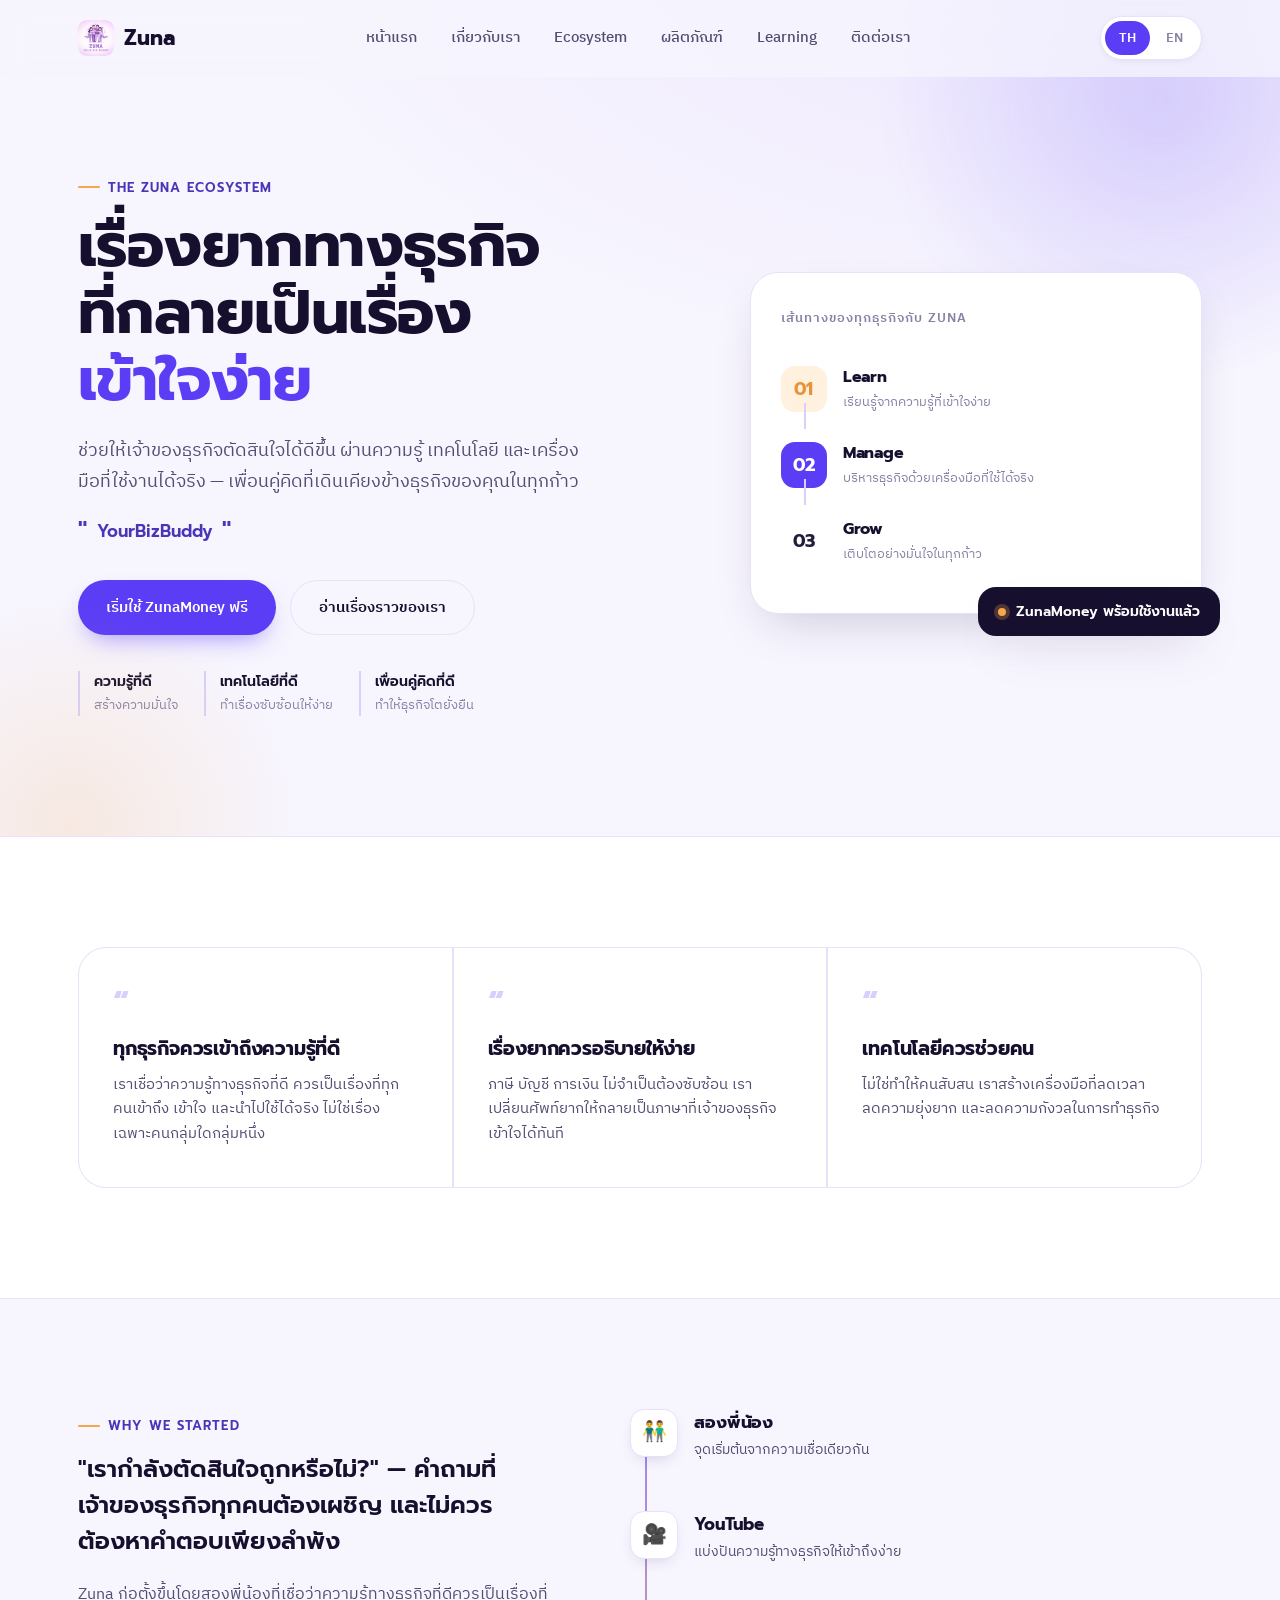
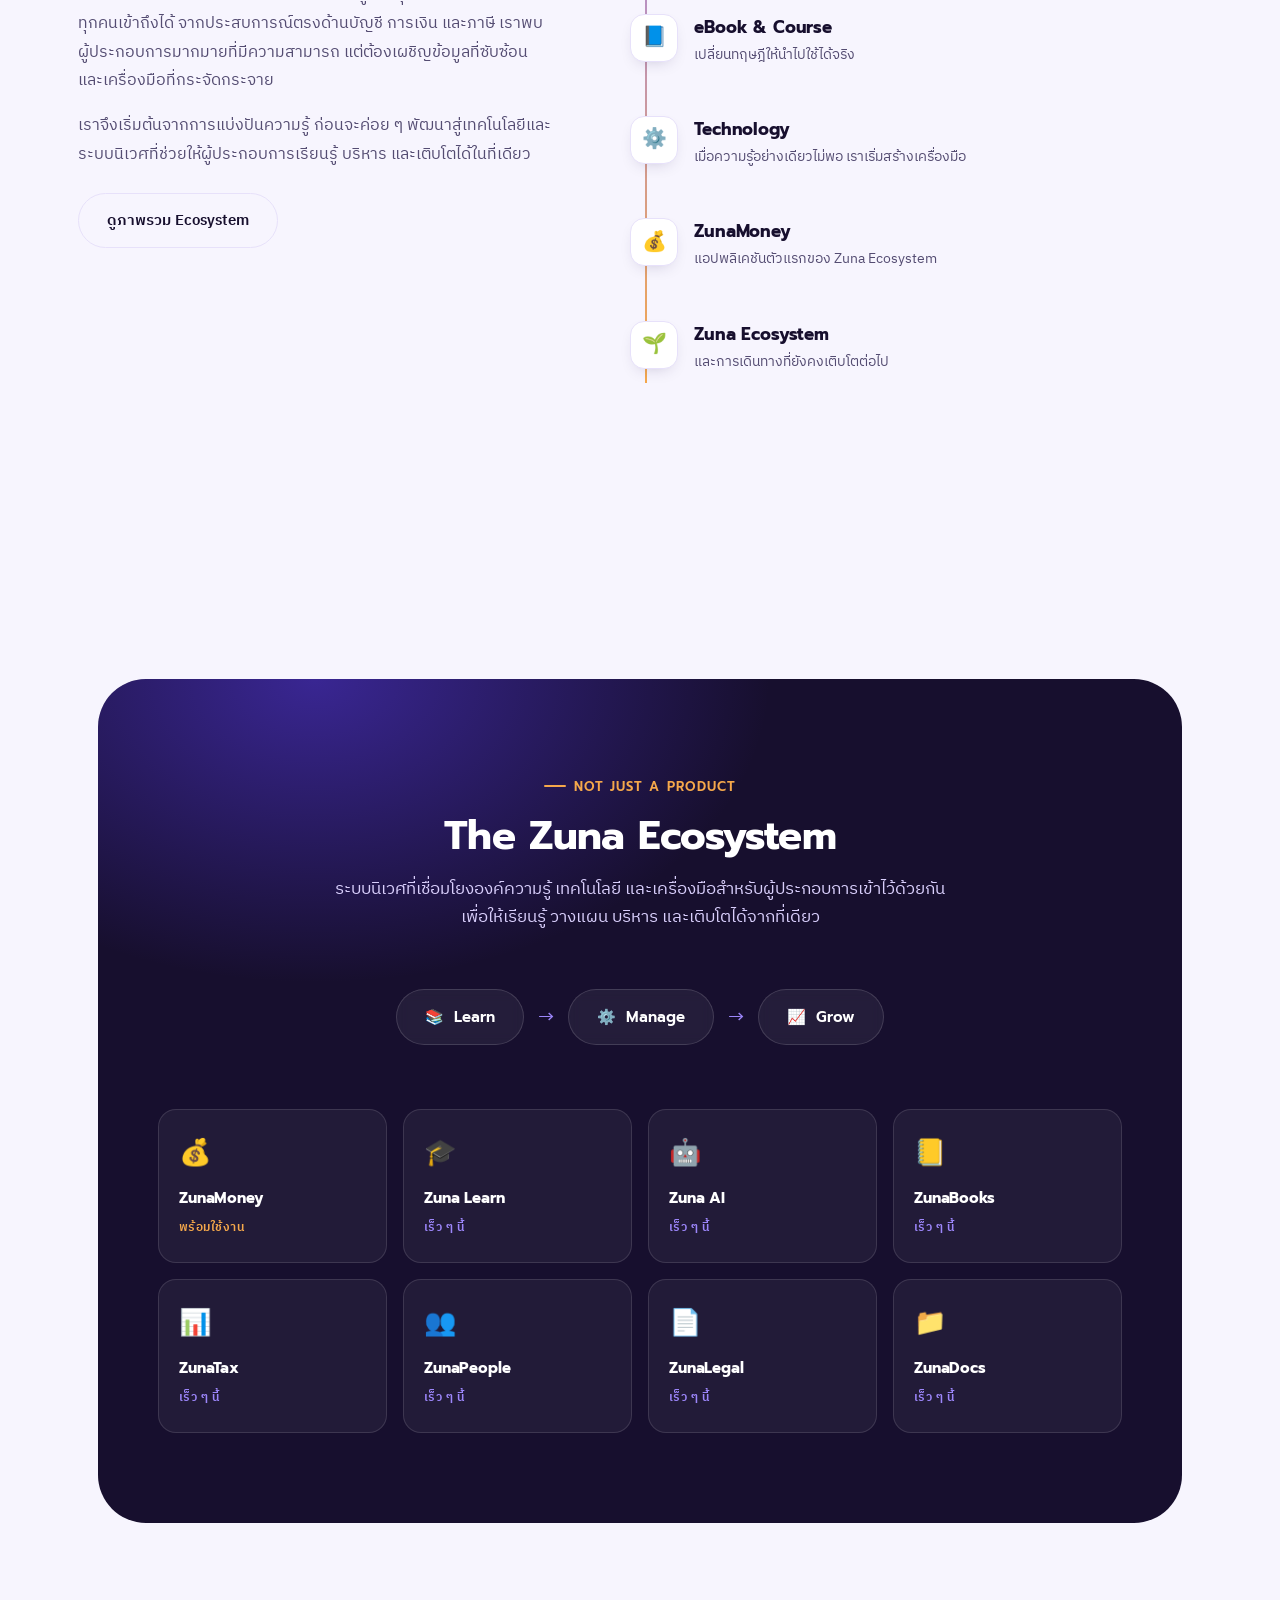
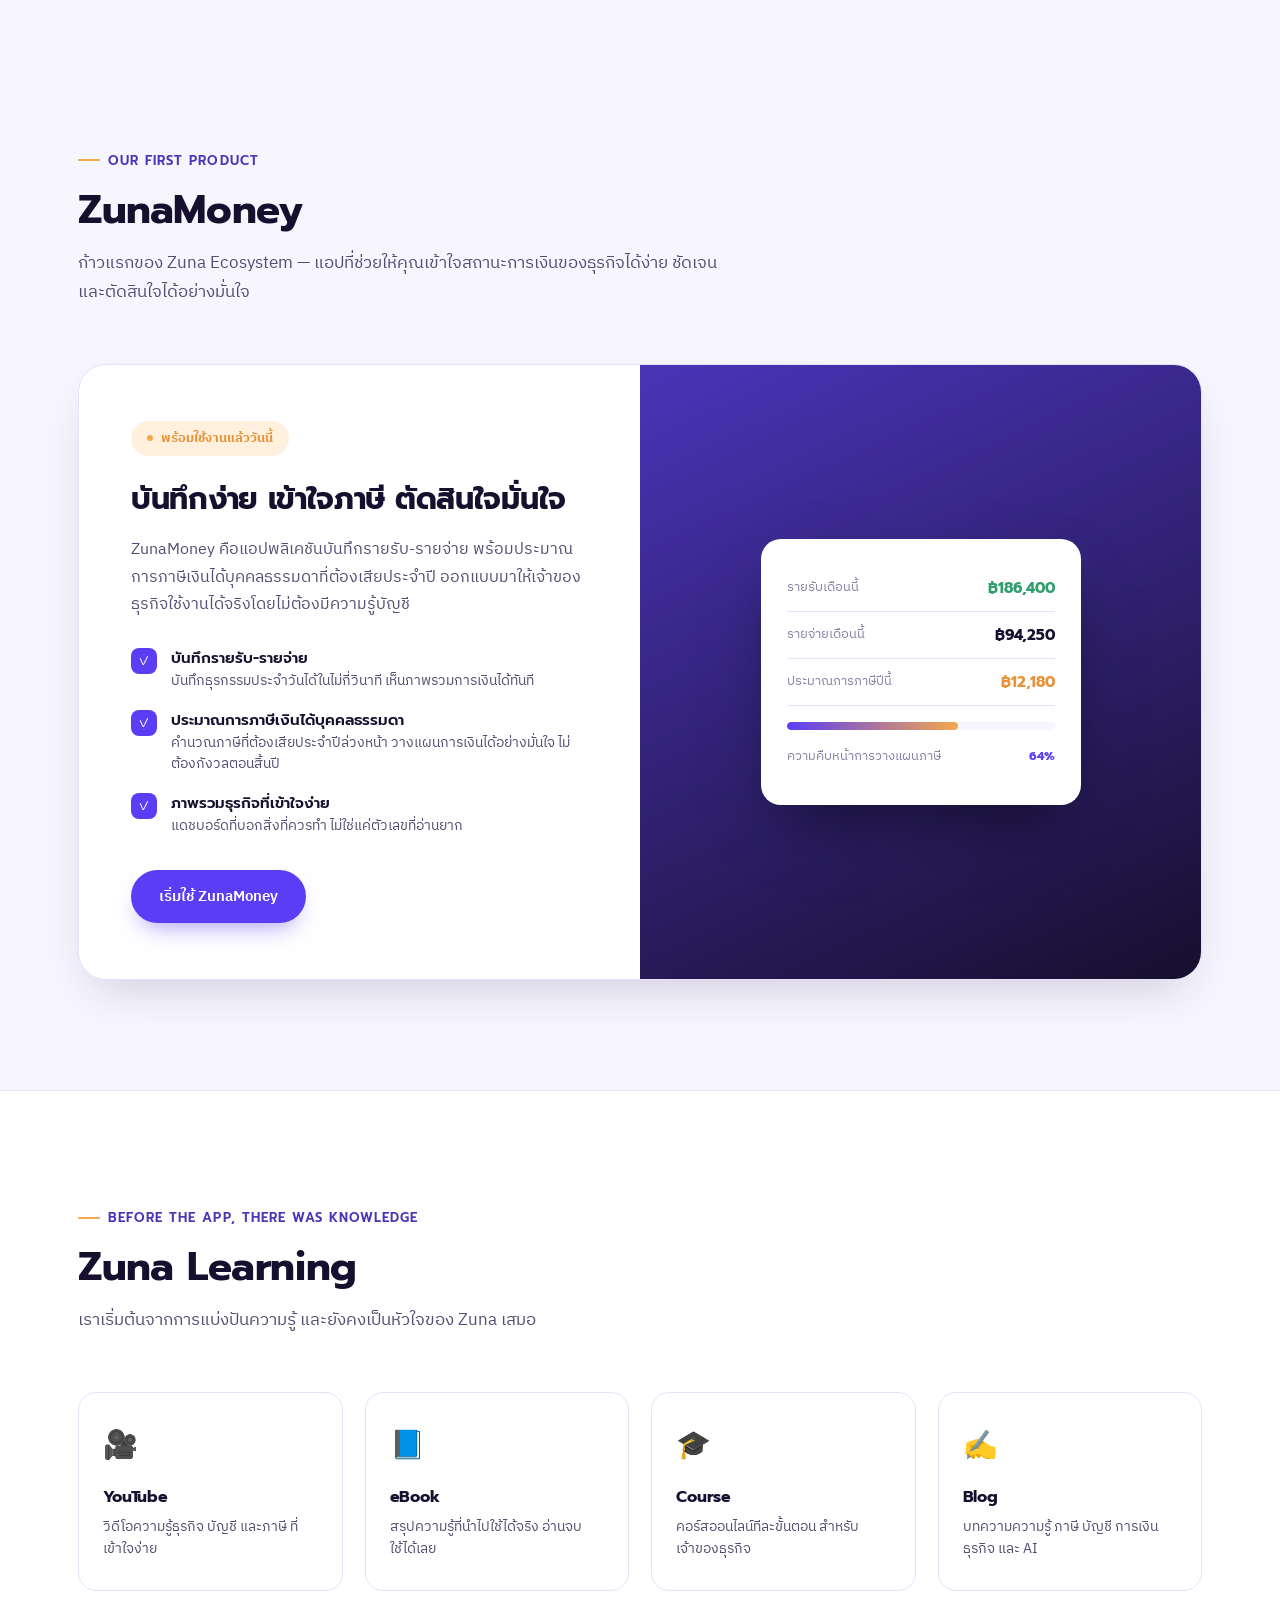
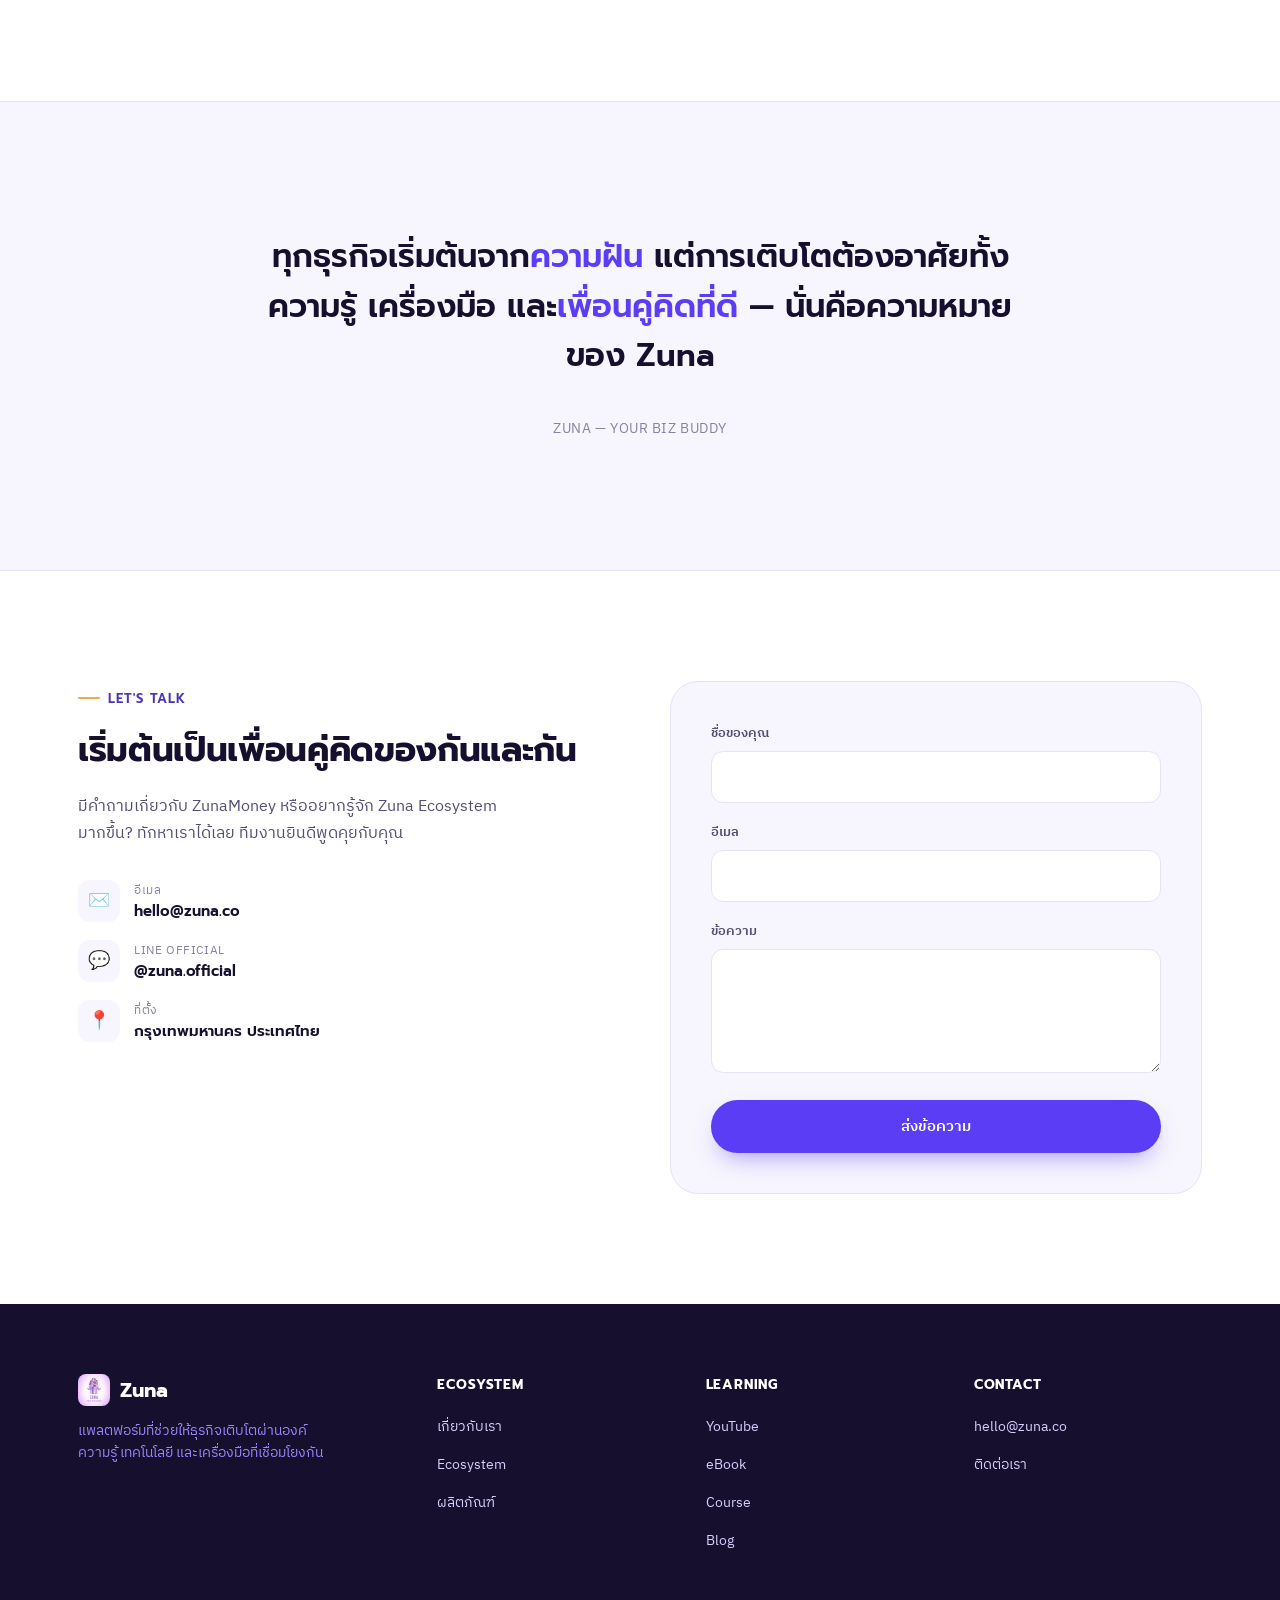
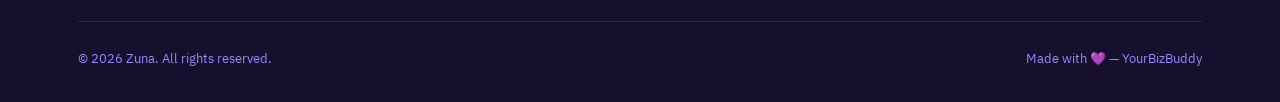
<file: Index.html>
<!DOCTYPE html>
<html lang="th">
<head>
<meta charset="UTF-8">
<meta name="viewport" content="width=device-width, initial-scale=1.0">
<title>Zuna — YourBizBuddy</title>
<meta name="description" content="Zuna: The business ecosystem that turns knowledge into confidence. YourBizBuddy.">
<link rel="preconnect" href="https://fonts.googleapis.com">
<link rel="preconnect" href="https://fonts.gstatic.com" crossorigin>
<link href="https://fonts.googleapis.com/css2?family=Prompt:wght@500;600;700;800&family=IBM+Plex+Sans+Thai:wght@400;500;600;700&display=swap" rel="stylesheet">
<style>
  :root{
    --purple-950:#170F2E;
    --purple-800:#2C2153;
    --purple-700:#4A34B8;
    --purple-600:#5B3DF6;
    --purple-400:#9C86FA;
    --purple-200:#D9CFFC;
    --lavender-50:#F7F5FE;
    --amber-500:#F5A84B;
    --amber-600:#E8923A;
    --ink-800:#241C3D;
    --ink-600:#544C72;
    --ink-400:#8A81A6;
    --white:#FFFFFF;
    --line:#E7E1FA;
    --shadow: 0 20px 50px -20px rgba(44,33,83,0.25);
    --radius-lg: 28px;
    --radius-md: 18px;
    --radius-sm: 12px;
    --font-display:'Prompt', 'IBM Plex Sans Thai', sans-serif;
    --font-body:'IBM Plex Sans Thai', 'Prompt', sans-serif;
    --ease: cubic-bezier(.16,.8,.3,1);
  }

  *{box-sizing:border-box; margin:0; padding:0;}
  html{scroll-behavior:smooth;}
  body{
    font-family:var(--font-body);
    color:var(--ink-800);
    background:var(--lavender-50);
    -webkit-font-smoothing:antialiased;
    overflow-x:hidden;
  }
  img{max-width:100%; display:block;}
  a{color:inherit; text-decoration:none;}
  ul{list-style:none;}
  button{font-family:inherit; cursor:pointer;}

  .container{
    width:100%;
    max-width:1180px;
    margin:0 auto;
    padding:0 28px;
  }

  h1,h2,h3,h4{font-family:var(--font-display); font-weight:700; letter-spacing:-0.01em; color:var(--purple-950);}

  .eyebrow{
    display:inline-flex; align-items:center; gap:8px;
    font-family:var(--font-display); font-weight:600; font-size:13px;
    letter-spacing:0.08em; text-transform:uppercase;
    color:var(--purple-700);
    margin-bottom:16px;
  }
  .eyebrow::before{content:''; width:22px; height:2px; background:var(--amber-500); border-radius:2px;}

  .btn{
    display:inline-flex; align-items:center; justify-content:center; gap:8px;
    padding:14px 28px; border-radius:100px; font-weight:600; font-size:15px;
    border:none; transition:transform .25s var(--ease), box-shadow .25s var(--ease), background .25s var(--ease);
    white-space:nowrap;
  }
  .btn-primary{ background:var(--purple-600); color:var(--white); box-shadow:0 12px 24px -10px rgba(91,61,246,0.55);}
  .btn-primary:hover{ transform:translateY(-2px); box-shadow:0 16px 30px -8px rgba(91,61,246,0.6); background:var(--purple-700);}
  .btn-ghost{ background:transparent; color:var(--purple-950); border:1.5px solid var(--line);}
  .btn-ghost:hover{ border-color:var(--purple-400); transform:translateY(-2px);}
  .btn-amber{ background:var(--amber-500); color:var(--purple-950); box-shadow:0 12px 24px -10px rgba(245,168,75,0.55);}
  .btn-amber:hover{ background:var(--amber-600); transform:translateY(-2px);}

  /* ---------- NAV ---------- */
  header.nav{
    position:fixed; top:0; left:0; right:0; z-index:100;
    background:rgba(247,245,254,0.78);
    backdrop-filter:blur(14px); -webkit-backdrop-filter:blur(14px);
    border-bottom:1px solid transparent;
    transition:border-color .3s, box-shadow .3s;
  }
  header.nav.scrolled{ border-bottom-color:var(--line); box-shadow:0 8px 24px -20px rgba(23,15,46,0.3);}
  .nav-inner{ display:flex; align-items:center; justify-content:space-between; height:76px;}
  .brand{ display:flex; align-items:center; gap:10px; font-family:var(--font-display); font-weight:700; font-size:21px; color:var(--purple-950);}
  .brand img{ width:36px; height:36px; border-radius:9px; object-fit:cover;}
  nav.links{ display:flex; align-items:center; gap:34px;}
  nav.links a{ font-size:14.5px; font-weight:500; color:var(--ink-600); position:relative; padding:6px 0; transition:color .2s;}
  nav.links a:hover{ color:var(--purple-700);}
  nav.links a::after{content:'';position:absolute;left:0;bottom:0;width:0;height:2px;background:var(--purple-600);border-radius:2px;transition:width .25s var(--ease);}
  nav.links a:hover::after{width:100%;}
  .nav-actions{ display:flex; align-items:center; gap:14px;}
  .lang-toggle{
    display:flex; align-items:center; background:var(--white); border:1px solid var(--line);
    border-radius:100px; padding:4px; gap:2px; box-shadow:0 2px 8px -4px rgba(44,33,83,0.15);
  }
  .lang-toggle button{
    border:none; background:transparent; padding:6px 14px; border-radius:100px; font-size:13px; font-weight:600;
    color:var(--ink-400); transition:all .25s var(--ease);
  }
  .lang-toggle button.active{ background:var(--purple-600); color:var(--white);}
  .menu-toggle{ display:none; flex-direction:column; gap:5px; background:none; border:none; padding:8px;}
  .menu-toggle span{ width:22px; height:2px; background:var(--purple-950); border-radius:2px;}

  /* ---------- HERO ---------- */
  .hero{
    position:relative; padding:170px 0 120px; overflow:hidden;
    background:radial-gradient(120% 100% at 85% -10%, #EDE7FE 0%, var(--lavender-50) 55%);
  }
  .hero::before{
    content:''; position:absolute; top:-180px; right:-160px; width:560px; height:560px; border-radius:50%;
    background:radial-gradient(circle, rgba(91,61,246,0.18), transparent 70%); filter:blur(10px);
  }
  .hero::after{
    content:''; position:absolute; bottom:-220px; left:-160px; width:460px; height:460px; border-radius:50%;
    background:radial-gradient(circle, rgba(245,168,75,0.16), transparent 70%);
  }
  .hero-grid{ position:relative; display:grid; grid-template-columns:1.15fr 0.85fr; gap:60px; align-items:center;}
  .hero h1{ font-size:clamp(38px, 5vw, 60px); line-height:1.12; margin-bottom:22px;}
  .hero h1 .accent{ color:var(--purple-600); position:relative; white-space:nowrap;}
  .hero p.lead{ font-size:18px; line-height:1.7; color:var(--ink-600); max-width:520px; margin-bottom:14px;}
  .hero .tagline{ font-family:var(--font-display); font-weight:600; font-size:17px; color:var(--purple-700); margin-bottom:30px; display:flex; align-items:center; gap:10px;}
  .hero .tagline::before{content:'"';font-size:26px;} .hero .tagline::after{content:'"';font-size:26px;}
  .hero-actions{ display:flex; gap:14px; flex-wrap:wrap; margin-bottom:36px;}
  .hero-believe{ display:flex; gap:26px; flex-wrap:wrap;}
  .hero-believe div{ font-size:13px; color:var(--ink-400); max-width:150px; padding-left:14px; border-left:2px solid var(--purple-200);}
  .hero-believe strong{ display:block; color:var(--purple-950); font-family:var(--font-display); font-weight:600; font-size:14px; margin-bottom:2px;}

  .hero-visual{ position:relative;}
  .flow-card{
    background:var(--white); border-radius:var(--radius-lg); padding:34px 30px; box-shadow:var(--shadow);
    border:1px solid var(--line); position:relative; z-index:2;
  }
  .flow-card .flow-title{ font-size:13px; font-weight:600; text-transform:uppercase; letter-spacing:.08em; color:var(--ink-400); margin-bottom:22px;}
  .flow-step{ display:flex; align-items:center; gap:16px; padding:14px 0; position:relative;}
  .flow-step:not(:last-child)::after{
    content:''; position:absolute; left:23px; top:52px; width:2px; height:26px; background:var(--purple-200);
  }
  .flow-num{
    width:46px; height:46px; border-radius:14px; display:flex; align-items:center; justify-content:center;
    font-family:var(--font-display); font-weight:700; font-size:18px; flex-shrink:0;
  }
  .flow-step:nth-child(1) .flow-num{ background:var(--purple-100,#EFE9FE); color:var(--purple-600);}
  .flow-step:nth-child(2) .flow-num{ background:#FFF1DE; color:var(--amber-600);}
  .flow-step:nth-child(3) .flow-num{ background:var(--purple-600); color:var(--white);}
  .flow-step h4{ font-size:16px; margin-bottom:2px;}
  .flow-step p{ font-size:13px; color:var(--ink-400);}
  .flow-badge{
    position:absolute; bottom:-22px; right:-18px; background:var(--purple-950); color:var(--white);
    padding:14px 20px; border-radius:var(--radius-md); box-shadow:var(--shadow); z-index:3;
    font-family:var(--font-display); font-weight:600; font-size:14px; display:flex; align-items:center; gap:10px;
  }
  .flow-badge span.dot{width:8px;height:8px;border-radius:50%; background:var(--amber-500); box-shadow:0 0 0 4px rgba(245,168,75,0.25);}

  /* ---------- SECTION GENERIC ---------- */
  section{ padding:110px 0; position:relative;}
  .section-head{ max-width:640px; margin-bottom:56px;}
  .section-head.center{ margin-left:auto; margin-right:auto; text-align:center;}
  .section-head h2{ font-size:clamp(28px,3.4vw,40px); line-height:1.2; margin-bottom:16px;}
  .section-head p{ font-size:16.5px; color:var(--ink-600); line-height:1.75;}

  /* ---------- BELIEFS ---------- */
  .beliefs{ background:var(--white); border-top:1px solid var(--line); border-bottom:1px solid var(--line);}
  .belief-grid{ display:grid; grid-template-columns:repeat(3,1fr); gap:2px; background:var(--line); border-radius:var(--radius-lg); overflow:hidden; border:1px solid var(--line);}
  .belief-card{ background:var(--white); padding:40px 34px;}
  .belief-card .mark{ font-family:var(--font-display); font-size:34px; color:var(--purple-200); font-weight:700; margin-bottom:14px; line-height:1;}
  .belief-card h3{ font-size:19px; margin-bottom:10px; line-height:1.4;}
  .belief-card p{ font-size:14.5px; color:var(--ink-600); line-height:1.7;}

  /* ---------- ABOUT / TIMELINE ---------- */
  .about{ background:var(--lavender-50);}
  .about-top{ display:grid; grid-template-columns:0.9fr 1.1fr; gap:70px; margin-bottom:70px; align-items:start;}
  .about-top .lead-quote{ font-family:var(--font-display); font-size:24px; font-weight:600; color:var(--purple-950); line-height:1.5; margin-bottom:22px;}
  .about-top p{ color:var(--ink-600); font-size:15.5px; line-height:1.85; margin-bottom:16px;}

  .timeline{ position:relative; padding-left:8px;}
  .timeline::before{ content:''; position:absolute; left:23px; top:6px; bottom:6px; width:2px; background:linear-gradient(var(--purple-400), var(--amber-500));}
  .t-item{ position:relative; padding-left:64px; padding-bottom:34px;}
  .t-item:last-child{ padding-bottom:0;}
  .t-dot{
    position:absolute; left:0; top:0; width:48px; height:48px; border-radius:14px; background:var(--white);
    border:1.5px solid var(--line); display:flex; align-items:center; justify-content:center; font-size:20px; box-shadow:0 6px 16px -8px rgba(44,33,83,0.25);
  }
  .t-item h4{ font-size:17px; margin-bottom:4px;}
  .t-item p{ font-size:14px; color:var(--ink-500,var(--ink-600)); line-height:1.6;}

  /* ---------- ECOSYSTEM ---------- */
  .ecosystem{ background:var(--purple-950); color:var(--white); border-radius:48px; margin:0 20px; overflow:hidden; position:relative;}
  .ecosystem::before{ content:''; position:absolute; inset:0; background:radial-gradient(70% 60% at 20% 0%, rgba(91,61,246,0.5), transparent 60%);}
  .ecosystem .container{ position:relative; z-index:1;}
  .ecosystem .section-head h2, .ecosystem .section-head p{ color:var(--white);}
  .ecosystem .section-head p{ color:var(--purple-200);}
  .ecosystem .eyebrow{ color:var(--amber-500);}
  .ecosystem .eyebrow::before{ background:var(--amber-500);}

  .flow-strip{ display:flex; align-items:center; justify-content:center; gap:0; margin-bottom:64px; flex-wrap:wrap;}
  .flow-pill{
    background:rgba(255,255,255,0.06); border:1px solid rgba(255,255,255,0.14); backdrop-filter:blur(6px);
    padding:16px 28px; border-radius:100px; font-family:var(--font-display); font-weight:600; font-size:15px;
    display:flex; align-items:center; gap:10px;
  }
  .flow-arrow{ color:var(--purple-400); font-size:20px; margin:0 14px;}

  .product-grid{ display:grid; grid-template-columns:repeat(4,1fr); gap:16px;}
  .p-chip{
    background:rgba(255,255,255,0.05); border:1px solid rgba(255,255,255,0.12); border-radius:var(--radius-md);
    padding:22px 20px; transition:all .3s var(--ease);
  }
  .p-chip:hover{ background:rgba(255,255,255,0.09); transform:translateY(-3px);}
  .p-chip .icon{ font-size:26px; margin-bottom:12px; display:block;}
  .p-chip h4{ color:var(--white); font-size:15px; margin-bottom:4px;}
  .p-chip .status{ font-size:11.5px; font-weight:600; letter-spacing:.04em;}
  .p-chip.live .status{ color:var(--amber-500);}
  .p-chip.soon .status{ color:var(--purple-400);}

  /* ---------- PRODUCTS ---------- */
  .product-feature{
    background:var(--white); border:1px solid var(--line); border-radius:var(--radius-lg);
    padding:0; display:grid; grid-template-columns:1fr 1fr; overflow:hidden; box-shadow:var(--shadow);
  }
  .pf-content{ padding:56px 52px;}
  .pf-badge{ display:inline-flex; align-items:center; gap:8px; background:#FFF1DE; color:var(--amber-600); font-weight:700; font-size:12.5px; padding:7px 16px; border-radius:100px; margin-bottom:20px;}
  .pf-badge .dot{width:6px;height:6px;border-radius:50%;background:var(--amber-500);}
  .pf-content h3{ font-size:30px; margin-bottom:14px;}
  .pf-content > p{ font-size:15.5px; color:var(--ink-600); line-height:1.8; margin-bottom:28px;}
  .pf-features{ display:flex; flex-direction:column; gap:16px; margin-bottom:32px;}
  .pf-feature{ display:flex; gap:14px; align-items:flex-start;}
  .pf-feature .check{
    width:26px; height:26px; border-radius:8px; background:var(--purple-600); color:var(--white); flex-shrink:0;
    display:flex; align-items:center; justify-content:center; font-size:13px; margin-top:1px;
  }
  .pf-feature h5{ font-size:15px; margin-bottom:2px; font-family:var(--font-display); font-weight:600; color:var(--purple-950);}
  .pf-feature p{ font-size:13.5px; color:var(--ink-600); line-height:1.6;}

  .pf-visual{
    background:linear-gradient(155deg, var(--purple-700), var(--purple-950));
    position:relative; display:flex; align-items:center; justify-content:center; padding:40px;
  }
  .mock-card{
    background:var(--white); border-radius:20px; padding:26px; width:100%; max-width:320px; box-shadow:0 30px 60px -20px rgba(0,0,0,0.5);
  }
  .mock-row{ display:flex; justify-content:space-between; align-items:center; padding:12px 0; border-bottom:1px solid var(--line);}
  .mock-row:last-child{ border-bottom:none;}
  .mock-label{ font-size:12.5px; color:var(--ink-400);}
  .mock-value{ font-family:var(--font-display); font-weight:700; font-size:15px; color:var(--purple-950);}
  .mock-value.pos{ color:#2E9E6B;}
  .mock-value.tax{ color:var(--amber-600);}
  .mock-bar{ height:8px; background:var(--lavender-50); border-radius:6px; margin-top:16px; overflow:hidden;}
  .mock-bar i{ display:block; height:100%; width:64%; background:linear-gradient(90deg,var(--purple-600),var(--amber-500)); border-radius:6px;}

  /* ---------- LEARNING ---------- */
  .learning-grid{ display:grid; grid-template-columns:repeat(4,1fr); gap:22px;}
  .learn-card{
    background:var(--white); border:1px solid var(--line); border-radius:var(--radius-md); padding:30px 24px;
    transition:transform .3s var(--ease), box-shadow .3s var(--ease);
  }
  .learn-card:hover{ transform:translateY(-4px); box-shadow:var(--shadow);}
  .learn-card .icon{ font-size:28px; margin-bottom:16px; display:block;}
  .learn-card h4{ font-size:16px; margin-bottom:8px;}
  .learn-card p{ font-size:13.5px; color:var(--ink-600); line-height:1.6;}

  /* ---------- MANIFESTO ---------- */
  .manifesto{ text-align:center; padding:130px 0;}
  .manifesto .container{ max-width:820px;}
  .manifesto p.big{ font-family:var(--font-display); font-weight:600; font-size:clamp(22px,3vw,32px); line-height:1.55; color:var(--purple-950);}
  .manifesto p.big em{ font-style:normal; color:var(--purple-600);}
  .manifesto .sign{ margin-top:36px; font-size:14px; color:var(--ink-400); letter-spacing:.04em;}

  /* ---------- CONTACT ---------- */
  .contact{ background:var(--white); border-top:1px solid var(--line);}
  .contact-grid{ display:grid; grid-template-columns:1fr 1fr; gap:60px;}
  .contact-info h2{ font-size:34px; margin-bottom:18px;}
  .contact-info p{ color:var(--ink-600); font-size:15.5px; line-height:1.8; margin-bottom:32px; max-width:420px;}
  .contact-item{ display:flex; align-items:center; gap:14px; margin-bottom:18px;}
  .contact-item .ic{ width:42px; height:42px; border-radius:12px; background:var(--lavender-50); display:flex; align-items:center; justify-content:center; font-size:18px; flex-shrink:0;}
  .contact-item .lbl{ font-size:12px; color:var(--ink-400); text-transform:uppercase; letter-spacing:.05em;}
  .contact-item .val{ font-family:var(--font-display); font-weight:600; font-size:15px; color:var(--purple-950);}

  .contact-form{ background:var(--lavender-50); border-radius:var(--radius-lg); padding:40px; border:1px solid var(--line);}
  .form-row{ margin-bottom:18px;}
  .form-row label{ display:block; font-size:13px; font-weight:600; color:var(--ink-600); margin-bottom:7px;}
  .form-row input, .form-row textarea{
    width:100%; border:1.5px solid var(--line); border-radius:12px; padding:13px 16px; font-family:inherit; font-size:14.5px;
    background:var(--white); transition:border-color .2s; resize:vertical;
  }
  .form-row input:focus, .form-row textarea:focus{ outline:none; border-color:var(--purple-600);}

  /* ---------- FOOTER ---------- */
  footer{ background:var(--purple-950); color:var(--purple-200); padding:70px 0 32px;}
  .footer-top{ display:grid; grid-template-columns:1.4fr repeat(3,1fr); gap:40px; margin-bottom:56px;}
  .footer-brand{ display:flex; align-items:center; gap:10px; font-family:var(--font-display); font-weight:700; font-size:20px; color:var(--white); margin-bottom:14px;}
  .footer-brand img{ width:32px; height:32px; border-radius:8px;}
  .footer-top p.tag{ font-size:14px; color:var(--purple-400); max-width:260px; line-height:1.6;}
  .footer-col h5{ color:var(--white); font-family:var(--font-display); font-size:13.5px; text-transform:uppercase; letter-spacing:.06em; margin-bottom:18px;}
  .footer-col ul li{ margin-bottom:11px;}
  .footer-col a{ font-size:14px; color:var(--purple-200); transition:color .2s;}
  .footer-col a:hover{ color:var(--white);}
  .footer-bottom{ border-top:1px solid rgba(255,255,255,0.1); padding-top:26px; display:flex; justify-content:space-between; align-items:center; font-size:13px; color:var(--purple-400); flex-wrap:wrap; gap:12px;}

  /* ---------- REVEAL ---------- */
  [data-reveal]{ opacity:0; transform:translateY(24px); transition:opacity .7s var(--ease), transform .7s var(--ease);}
  [data-reveal].in-view{ opacity:1; transform:translateY(0);}

  @media (prefers-reduced-motion: reduce){
    *{ transition:none !important; animation:none !important; scroll-behavior:auto !important;}
    [data-reveal]{ opacity:1; transform:none;}
  }

  /* ---------- RESPONSIVE ---------- */
  @media (max-width:980px){
    nav.links{ display:none;}
    .menu-toggle{ display:flex;}
    .hero-grid{ grid-template-columns:1fr;}
    .hero-visual{ margin-top:20px;}
    .about-top{ grid-template-columns:1fr; gap:40px;}
    .belief-grid{ grid-template-columns:1fr;}
    .product-grid{ grid-template-columns:repeat(2,1fr);}
    .product-feature{ grid-template-columns:1fr;}
    .pf-content{ padding:40px 30px;}
    .learning-grid{ grid-template-columns:repeat(2,1fr);}
    .contact-grid{ grid-template-columns:1fr;}
    .footer-top{ grid-template-columns:1fr 1fr; gap:32px;}
  }
  @media (max-width:560px){
    section{ padding:76px 0;}
    .hero{ padding:140px 0 80px;}
    .product-grid{ grid-template-columns:1fr 1fr;}
    .learning-grid{ grid-template-columns:1fr;}
    .footer-top{ grid-template-columns:1fr;}
    .ecosystem{ border-radius:28px; margin:0 12px;}
    .flow-badge{ position:static; margin-top:16px; display:inline-flex;}
  }
</style>
</head>
<body>

<header class="nav" id="siteNav">
  <div class="container nav-inner">
    <a href="#home" class="brand"><img src="zuna-logo.jpg" alt="Zuna logo"><span>Zuna</span></a>
    <nav class="links">
      <a href="#home" data-i18n="nav.home">หน้าแรก</a>
      <a href="#about" data-i18n="nav.about">เกี่ยวกับเรา</a>
      <a href="#ecosystem" data-i18n="nav.ecosystem">Ecosystem</a>
      <a href="#products" data-i18n="nav.products">ผลิตภัณฑ์</a>
      <a href="#learning" data-i18n="nav.learning">Learning</a>
      <a href="#contact" data-i18n="nav.contact">ติดต่อเรา</a>
    </nav>
    <div class="nav-actions">
      <div class="lang-toggle">
        <button data-lang="th" class="active">TH</button>
        <button data-lang="en">EN</button>
      </div>
      <a href="#products" class="btn btn-primary" data-i18n="nav.cta" style="display:none" id="navCta">ทดลองใช้ ZunaMoney</a>
      <button class="menu-toggle" id="menuToggle" aria-label="Menu"><span></span><span></span><span></span></button>
    </div>
  </div>
</header>

<!-- ================= HERO ================= -->
<section class="hero" id="home">
  <div class="container hero-grid">
    <div>
      <div class="eyebrow" data-i18n="hero.eyebrow">The Zuna Ecosystem</div>
      <h1 data-i18n="hero.h1">เรื่องยากทางธุรกิจ<br>ที่กลายเป็นเรื่อง<span class="accent">เข้าใจง่าย</span></h1>
      <p class="lead" data-i18n="hero.lead">ช่วยให้เจ้าของธุรกิจตัดสินใจได้ดีขึ้น ผ่านความรู้ เทคโนโลยี และเครื่องมือที่ใช้งานได้จริง — เพื่อนคู่คิดที่เดินเคียงข้างธุรกิจของคุณในทุกก้าว</p>
      <div class="tagline" data-i18n="hero.tagline">YourBizBuddy</div>
      <div class="hero-actions">
        <a href="#products" class="btn btn-primary" data-i18n="hero.cta1">เริ่มใช้ ZunaMoney ฟรี</a>
        <a href="#about" class="btn btn-ghost" data-i18n="hero.cta2">อ่านเรื่องราวของเรา</a>
      </div>
      <div class="hero-believe">
        <div><strong data-i18n="hero.b1t">ความรู้ที่ดี</strong><span data-i18n="hero.b1d">สร้างความมั่นใจ</span></div>
        <div><strong data-i18n="hero.b2t">เทคโนโลยีที่ดี</strong><span data-i18n="hero.b2d">ทำเรื่องซับซ้อนให้ง่าย</span></div>
        <div><strong data-i18n="hero.b3t">เพื่อนคู่คิดที่ดี</strong><span data-i18n="hero.b3d">ทำให้ธุรกิจโตยั่งยืน</span></div>
      </div>
    </div>
    <div class="hero-visual">
      <div class="flow-card" data-reveal>
        <div class="flow-title" data-i18n="hero.flowtitle">เส้นทางของทุกธุรกิจกับ Zuna</div>
        <div class="flow-step">
          <div class="flow-num">01</div>
          <div><h4 data-i18n="hero.f1h">Learn</h4><p data-i18n="hero.f1p">เรียนรู้จากความรู้ที่เข้าใจง่าย</p></div>
        </div>
        <div class="flow-step">
          <div class="flow-num">02</div>
          <div><h4 data-i18n="hero.f2h">Manage</h4><p data-i18n="hero.f2p">บริหารธุรกิจด้วยเครื่องมือที่ใช้ได้จริง</p></div>
        </div>
        <div class="flow-step">
          <div class="flow-num">03</div>
          <div><h4 data-i18n="hero.f3h">Grow</h4><p data-i18n="hero.f3p">เติบโตอย่างมั่นใจในทุกก้าว</p></div>
        </div>
      </div>
      <div class="flow-badge"><span class="dot"></span><span data-i18n="hero.badge">ZunaMoney พร้อมใช้งานแล้ว</span></div>
    </div>
  </div>
</section>

<!-- ================= BELIEFS ================= -->
<section class="beliefs">
  <div class="container">
    <div class="belief-grid">
      <div class="belief-card" data-reveal>
        <div class="mark">“</div>
        <h3 data-i18n="belief.1h">ทุกธุรกิจควรเข้าถึงความรู้ที่ดี</h3>
        <p data-i18n="belief.1p">เราเชื่อว่าความรู้ทางธุรกิจที่ดี ควรเป็นเรื่องที่ทุกคนเข้าถึง เข้าใจ และนำไปใช้ได้จริง ไม่ใช่เรื่องเฉพาะคนกลุ่มใดกลุ่มหนึ่ง</p>
      </div>
      <div class="belief-card" data-reveal>
        <div class="mark">“</div>
        <h3 data-i18n="belief.2h">เรื่องยากควรอธิบายให้ง่าย</h3>
        <p data-i18n="belief.2p">ภาษี บัญชี การเงิน ไม่จำเป็นต้องซับซ้อน เราเปลี่ยนศัพท์ยากให้กลายเป็นภาษาที่เจ้าของธุรกิจเข้าใจได้ทันที</p>
      </div>
      <div class="belief-card" data-reveal>
        <div class="mark">“</div>
        <h3 data-i18n="belief.3h">เทคโนโลยีควรช่วยคน</h3>
        <p data-i18n="belief.3p">ไม่ใช่ทำให้คนสับสน เราสร้างเครื่องมือที่ลดเวลา ลดความยุ่งยาก และลดความกังวลในการทำธุรกิจ</p>
      </div>
    </div>
  </div>
</section>

<!-- ================= ABOUT ================= -->
<section class="about" id="about">
  <div class="container">
    <div class="about-top">
      <div data-reveal>
        <div class="eyebrow" data-i18n="about.eyebrow">Why We Started</div>
        <p class="lead-quote" data-i18n="about.quote">"เรากำลังตัดสินใจถูกหรือไม่?" — คำถามที่เจ้าของธุรกิจทุกคนต้องเผชิญ และไม่ควรต้องหาคำตอบเพียงลำพัง</p>
        <p data-i18n="about.p1">Zuna ก่อตั้งขึ้นโดยสองพี่น้องที่เชื่อว่าความรู้ทางธุรกิจที่ดีควรเป็นเรื่องที่ทุกคนเข้าถึงได้ จากประสบการณ์ตรงด้านบัญชี การเงิน และภาษี เราพบผู้ประกอบการมากมายที่มีความสามารถ แต่ต้องเผชิญข้อมูลที่ซับซ้อนและเครื่องมือที่กระจัดกระจาย</p>
        <p data-i18n="about.p2">เราจึงเริ่มต้นจากการแบ่งปันความรู้ ก่อนจะค่อย ๆ พัฒนาสู่เทคโนโลยีและระบบนิเวศที่ช่วยให้ผู้ประกอบการเรียนรู้ บริหาร และเติบโตได้ในที่เดียว</p>
        <a href="#ecosystem" class="btn btn-ghost" style="margin-top:8px" data-i18n="about.cta">ดูภาพรวม Ecosystem</a>
      </div>
      <div class="timeline" data-reveal>
        <div class="t-item"><div class="t-dot">👬</div><h4 data-i18n="tl.1h">สองพี่น้อง</h4><p data-i18n="tl.1p">จุดเริ่มต้นจากความเชื่อเดียวกัน</p></div>
        <div class="t-item"><div class="t-dot">🎥</div><h4 data-i18n="tl.2h">YouTube</h4><p data-i18n="tl.2p">แบ่งปันความรู้ทางธุรกิจให้เข้าถึงง่าย</p></div>
        <div class="t-item"><div class="t-dot">📘</div><h4 data-i18n="tl.3h">eBook & Course</h4><p data-i18n="tl.3p">เปลี่ยนทฤษฎีให้นำไปใช้ได้จริง</p></div>
        <div class="t-item"><div class="t-dot">⚙️</div><h4 data-i18n="tl.4h">Technology</h4><p data-i18n="tl.4p">เมื่อความรู้อย่างเดียวไม่พอ เราเริ่มสร้างเครื่องมือ</p></div>
        <div class="t-item"><div class="t-dot">💰</div><h4 data-i18n="tl.5h">ZunaMoney</h4><p data-i18n="tl.5p">แอปพลิเคชันตัวแรกของ Zuna Ecosystem</p></div>
        <div class="t-item"><div class="t-dot">🌱</div><h4 data-i18n="tl.6h">Zuna Ecosystem</h4><p data-i18n="tl.6p">และการเดินทางที่ยังคงเติบโตต่อไป</p></div>
      </div>
    </div>
  </div>
</section>

<!-- ================= ECOSYSTEM ================= -->
<section id="ecosystem">
  <div class="container">
    <div class="ecosystem">
      <div style="padding:90px 60px" data-reveal>
        <div class="section-head center" style="margin-left:auto;margin-right:auto;">
          <div class="eyebrow" data-i18n="eco.eyebrow">Not just a product</div>
          <h2 data-i18n="eco.h2">The Zuna Ecosystem</h2>
          <p data-i18n="eco.p">ระบบนิเวศที่เชื่อมโยงองค์ความรู้ เทคโนโลยี และเครื่องมือสำหรับผู้ประกอบการเข้าไว้ด้วยกัน เพื่อให้เรียนรู้ วางแผน บริหาร และเติบโตได้จากที่เดียว</p>
        </div>

        <div class="flow-strip">
          <div class="flow-pill">📚 <span data-i18n="eco.learn">Learn</span></div>
          <span class="flow-arrow">→</span>
          <div class="flow-pill">⚙️ <span data-i18n="eco.manage">Manage</span></div>
          <span class="flow-arrow">→</span>
          <div class="flow-pill">📈 <span data-i18n="eco.grow">Grow</span></div>
        </div>

        <div class="product-grid">
          <div class="p-chip live"><span class="icon">💰</span><h4>ZunaMoney</h4><span class="status" data-i18n="eco.live">พร้อมใช้งาน</span></div>
          <div class="p-chip soon"><span class="icon">🎓</span><h4>Zuna Learn</h4><span class="status" data-i18n="eco.soon">เร็ว ๆ นี้</span></div>
          <div class="p-chip soon"><span class="icon">🤖</span><h4>Zuna AI</h4><span class="status" data-i18n="eco.soon">เร็ว ๆ นี้</span></div>
          <div class="p-chip soon"><span class="icon">📒</span><h4>ZunaBooks</h4><span class="status" data-i18n="eco.soon">เร็ว ๆ นี้</span></div>
          <div class="p-chip soon"><span class="icon">📊</span><h4>ZunaTax</h4><span class="status" data-i18n="eco.soon">เร็ว ๆ นี้</span></div>
          <div class="p-chip soon"><span class="icon">👥</span><h4>ZunaPeople</h4><span class="status" data-i18n="eco.soon">เร็ว ๆ นี้</span></div>
          <div class="p-chip soon"><span class="icon">📄</span><h4>ZunaLegal</h4><span class="status" data-i18n="eco.soon">เร็ว ๆ นี้</span></div>
          <div class="p-chip soon"><span class="icon">📁</span><h4>ZunaDocs</h4><span class="status" data-i18n="eco.soon">เร็ว ๆ นี้</span></div>
        </div>
      </div>
    </div>
  </div>
</section>

<!-- ================= PRODUCTS ================= -->
<section id="products">
  <div class="container">
    <div class="section-head" data-reveal>
      <div class="eyebrow" data-i18n="prod.eyebrow">Our First Product</div>
      <h2 data-i18n="prod.h2">ZunaMoney</h2>
      <p data-i18n="prod.p">ก้าวแรกของ Zuna Ecosystem — แอปที่ช่วยให้คุณเข้าใจสถานะการเงินของธุรกิจได้ง่าย ชัดเจน และตัดสินใจได้อย่างมั่นใจ</p>
    </div>

    <div class="product-feature" data-reveal>
      <div class="pf-content">
        <div class="pf-badge"><span class="dot"></span><span data-i18n="prod.badge">พร้อมใช้งานแล้ววันนี้</span></div>
        <h3 data-i18n="prod.title">บันทึกง่าย เข้าใจภาษี ตัดสินใจมั่นใจ</h3>
        <p data-i18n="prod.desc">ZunaMoney คือแอปพลิเคชันบันทึกรายรับ-รายจ่าย พร้อมประมาณการภาษีเงินได้บุคคลธรรมดาที่ต้องเสียประจำปี ออกแบบมาให้เจ้าของธุรกิจใช้งานได้จริงโดยไม่ต้องมีความรู้บัญชี</p>
        <div class="pf-features">
          <div class="pf-feature"><div class="check">✓</div><div><h5 data-i18n="prod.f1h">บันทึกรายรับ-รายจ่าย</h5><p data-i18n="prod.f1p">บันทึกธุรกรรมประจำวันได้ในไม่กี่วินาที เห็นภาพรวมการเงินได้ทันที</p></div></div>
          <div class="pf-feature"><div class="check">✓</div><div><h5 data-i18n="prod.f2h">ประมาณการภาษีเงินได้บุคคลธรรมดา</h5><p data-i18n="prod.f2p">คำนวณภาษีที่ต้องเสียประจำปีล่วงหน้า วางแผนการเงินได้อย่างมั่นใจ ไม่ต้องกังวลตอนสิ้นปี</p></div></div>
          <div class="pf-feature"><div class="check">✓</div><div><h5 data-i18n="prod.f3h">ภาพรวมธุรกิจที่เข้าใจง่าย</h5><p data-i18n="prod.f3p">แดชบอร์ดที่บอกสิ่งที่ควรทำ ไม่ใช่แค่ตัวเลขที่อ่านยาก</p></div></div>
        </div>
        <a href="#contact" class="btn btn-primary" data-i18n="prod.cta">เริ่มใช้ ZunaMoney</a>
      </div>
      <div class="pf-visual">
        <div class="mock-card">
          <div class="mock-row"><span class="mock-label" data-i18n="prod.mrev">รายรับเดือนนี้</span><span class="mock-value pos">฿186,400</span></div>
          <div class="mock-row"><span class="mock-label" data-i18n="prod.mexp">รายจ่ายเดือนนี้</span><span class="mock-value">฿94,250</span></div>
          <div class="mock-row"><span class="mock-label" data-i18n="prod.mtax">ประมาณการภาษีปีนี้</span><span class="mock-value tax">฿12,180</span></div>
          <div class="mock-bar"><i></i></div>
          <div class="mock-row" style="border:none; padding-top:16px;"><span class="mock-label" data-i18n="prod.mnote">ความคืบหน้าการวางแผนภาษี</span><span class="mock-value" style="font-size:12px;color:var(--purple-600)">64%</span></div>
        </div>
      </div>
    </div>
  </div>
</section>

<!-- ================= LEARNING ================= -->
<section id="learning" style="background:var(--white); border-top:1px solid var(--line); border-bottom:1px solid var(--line);">
  <div class="container">
    <div class="section-head" data-reveal>
      <div class="eyebrow" data-i18n="learn.eyebrow">Before the App, There Was Knowledge</div>
      <h2 data-i18n="learn.h2">Zuna Learning</h2>
      <p data-i18n="learn.p">เราเริ่มต้นจากการแบ่งปันความรู้ และยังคงเป็นหัวใจของ Zuna เสมอ</p>
    </div>
    <div class="learning-grid">
      <div class="learn-card" data-reveal><span class="icon">🎥</span><h4 data-i18n="learn.1h">YouTube</h4><p data-i18n="learn.1p">วิดีโอความรู้ธุรกิจ บัญชี และภาษี ที่เข้าใจง่าย</p></div>
      <div class="learn-card" data-reveal><span class="icon">📘</span><h4 data-i18n="learn.2h">eBook</h4><p data-i18n="learn.2p">สรุปความรู้ที่นำไปใช้ได้จริง อ่านจบ ใช้ได้เลย</p></div>
      <div class="learn-card" data-reveal><span class="icon">🎓</span><h4 data-i18n="learn.3h">Course</h4><p data-i18n="learn.3p">คอร์สออนไลน์ทีละขั้นตอน สำหรับเจ้าของธุรกิจ</p></div>
      <div class="learn-card" data-reveal><span class="icon">✍️</span><h4 data-i18n="learn.4h">Blog</h4><p data-i18n="learn.4p">บทความความรู้ ภาษี บัญชี การเงิน ธุรกิจ และ AI</p></div>
    </div>
  </div>
</section>

<!-- ================= MANIFESTO ================= -->
<section class="manifesto">
  <div class="container" data-reveal>
    <p class="big" data-i18n="mani.p">ทุกธุรกิจเริ่มต้นจาก<em>ความฝัน</em> แต่การเติบโตต้องอาศัยทั้งความรู้ เครื่องมือ และ<em>เพื่อนคู่คิดที่ดี</em> — นั่นคือความหมายของ Zuna</p>
    <div class="sign" data-i18n="mani.sign">ZUNA — YOUR BIZ BUDDY</div>
  </div>
</section>

<!-- ================= CONTACT ================= -->
<section class="contact" id="contact">
  <div class="container contact-grid">
    <div class="contact-info" data-reveal>
      <div class="eyebrow" data-i18n="contact.eyebrow">Let's Talk</div>
      <h2 data-i18n="contact.h2">เริ่มต้นเป็นเพื่อนคู่คิดของกันและกัน</h2>
      <p data-i18n="contact.p">มีคำถามเกี่ยวกับ ZunaMoney หรืออยากรู้จัก Zuna Ecosystem มากขึ้น? ทักหาเราได้เลย ทีมงานยินดีพูดคุยกับคุณ</p>
      <div class="contact-item"><div class="ic">✉️</div><div><div class="lbl" data-i18n="contact.email">อีเมล</div><div class="val">hello@zuna.co</div></div></div>
      <div class="contact-item"><div class="ic">💬</div><div><div class="lbl">Line Official</div><div class="val">@zuna.official</div></div></div>
      <div class="contact-item"><div class="ic">📍</div><div><div class="lbl" data-i18n="contact.loc">ที่ตั้ง</div><div class="val" data-i18n="contact.locval">กรุงเทพมหานคร ประเทศไทย</div></div></div>
    </div>
    <form class="contact-form" data-reveal onsubmit="event.preventDefault(); alert(CONTENT[currentLang].contact.sent);">
      <div class="form-row"><label data-i18n="contact.name">ชื่อของคุณ</label><input type="text" required></div>
      <div class="form-row"><label data-i18n="contact.emailf">อีเมล</label><input type="email" required></div>
      <div class="form-row"><label data-i18n="contact.msg">ข้อความ</label><textarea rows="4" required></textarea></div>
      <button type="submit" class="btn btn-primary" style="width:100%" data-i18n="contact.send">ส่งข้อความ</button>
    </form>
  </div>
</section>

<footer>
  <div class="container">
    <div class="footer-top">
      <div>
        <div class="footer-brand"><img src="zuna-logo.jpg" alt="Zuna logo"><span>Zuna</span></div>
        <p class="tag" data-i18n="footer.tag">แพลตฟอร์มที่ช่วยให้ธุรกิจเติบโตผ่านองค์ความรู้ เทคโนโลยี และเครื่องมือที่เชื่อมโยงกัน</p>
      </div>
      <div class="footer-col">
        <h5 data-i18n="footer.h1">Ecosystem</h5>
        <ul>
          <li><a href="#about" data-i18n="nav.about">เกี่ยวกับเรา</a></li>
          <li><a href="#ecosystem" data-i18n="nav.ecosystem">Ecosystem</a></li>
          <li><a href="#products" data-i18n="nav.products">ผลิตภัณฑ์</a></li>
        </ul>
      </div>
      <div class="footer-col">
        <h5 data-i18n="footer.h2">Learning</h5>
        <ul>
          <li><a href="#learning">YouTube</a></li>
          <li><a href="#learning">eBook</a></li>
          <li><a href="#learning">Course</a></li>
          <li><a href="#learning">Blog</a></li>
        </ul>
      </div>
      <div class="footer-col">
        <h5 data-i18n="footer.h3">Contact</h5>
        <ul>
          <li><a href="mailto:hello@zuna.co">hello@zuna.co</a></li>
          <li><a href="#contact" data-i18n="nav.contact">ติดต่อเรา</a></li>
        </ul>
      </div>
    </div>
    <div class="footer-bottom">
      <span data-i18n="footer.copy">© 2026 Zuna. All rights reserved.</span>
      <span data-i18n="footer.made">Made with 💜 — YourBizBuddy</span>
    </div>
  </div>
</footer>

<script>
/* =========================================================
   CONTENT CONFIG — แก้ไขข้อความทั้งหมดของเว็บได้จากตรงนี้ที่เดียว
   All site copy lives here for easy future updates (TH / EN)
   ========================================================= */
const CONTENT = {
  th: {
    nav:{home:"หน้าแรก",about:"เกี่ยวกับเรา",ecosystem:"Ecosystem",products:"ผลิตภัณฑ์",learning:"Learning",contact:"ติดต่อเรา",cta:"ทดลองใช้ ZunaMoney"},
    hero:{
      eyebrow:"The Zuna Ecosystem",
      h1:'เรื่องยากทางธุรกิจ<br>ที่กลายเป็นเรื่อง<span class="accent">เข้าใจง่าย</span>',
      lead:"ช่วยให้เจ้าของธุรกิจตัดสินใจได้ดีขึ้น ผ่านความรู้ เทคโนโลยี และเครื่องมือที่ใช้งานได้จริง — เพื่อนคู่คิดที่เดินเคียงข้างธุรกิจของคุณในทุกก้าว",
      tagline:"YourBizBuddy", cta1:"เริ่มใช้ ZunaMoney ฟรี", cta2:"อ่านเรื่องราวของเรา",
      b1t:"ความรู้ที่ดี", b1d:"สร้างความมั่นใจ", b2t:"เทคโนโลยีที่ดี", b2d:"ทำเรื่องซับซ้อนให้ง่าย", b3t:"เพื่อนคู่คิดที่ดี", b3d:"ทำให้ธุรกิจโตยั่งยืน",
      flowtitle:"เส้นทางของทุกธุรกิจกับ Zuna",
      f1h:"Learn", f1p:"เรียนรู้จากความรู้ที่เข้าใจง่าย",
      f2h:"Manage", f2p:"บริหารธุรกิจด้วยเครื่องมือที่ใช้ได้จริง",
      f3h:"Grow", f3p:"เติบโตอย่างมั่นใจในทุกก้าว",
      badge:"ZunaMoney พร้อมใช้งานแล้ว"
    },
    belief:{
      "1h":"ทุกธุรกิจควรเข้าถึงความรู้ที่ดี","1p":"เราเชื่อว่าความรู้ทางธุรกิจที่ดี ควรเป็นเรื่องที่ทุกคนเข้าถึง เข้าใจ และนำไปใช้ได้จริง ไม่ใช่เรื่องเฉพาะคนกลุ่มใดกลุ่มหนึ่ง",
      "2h":"เรื่องยากควรอธิบายให้ง่าย","2p":"ภาษี บัญชี การเงิน ไม่จำเป็นต้องซับซ้อน เราเปลี่ยนศัพท์ยากให้กลายเป็นภาษาที่เจ้าของธุรกิจเข้าใจได้ทันที",
      "3h":"เทคโนโลยีควรช่วยคน","3p":"ไม่ใช่ทำให้คนสับสน เราสร้างเครื่องมือที่ลดเวลา ลดความยุ่งยาก และลดความกังวลในการทำธุรกิจ"
    },
    about:{
      eyebrow:"Why We Started",
      quote:'"เรากำลังตัดสินใจถูกหรือไม่?" — คำถามที่เจ้าของธุรกิจทุกคนต้องเผชิญ และไม่ควรต้องหาคำตอบเพียงลำพัง',
      p1:"Zuna ก่อตั้งขึ้นโดยสองพี่น้องที่เชื่อว่าความรู้ทางธุรกิจที่ดีควรเป็นเรื่องที่ทุกคนเข้าถึงได้ จากประสบการณ์ตรงด้านบัญชี การเงิน และภาษี เราพบผู้ประกอบการมากมายที่มีความสามารถ แต่ต้องเผชิญข้อมูลที่ซับซ้อนและเครื่องมือที่กระจัดกระจาย",
      p2:"เราจึงเริ่มต้นจากการแบ่งปันความรู้ ก่อนจะค่อย ๆ พัฒนาสู่เทคโนโลยีและระบบนิเวศที่ช่วยให้ผู้ประกอบการเรียนรู้ บริหาร และเติบโตได้ในที่เดียว",
      cta:"ดูภาพรวม Ecosystem"
    },
    tl:{"1h":"สองพี่น้อง","1p":"จุดเริ่มต้นจากความเชื่อเดียวกัน","2h":"YouTube","2p":"แบ่งปันความรู้ทางธุรกิจให้เข้าถึงง่าย",
      "3h":"eBook & Course","3p":"เปลี่ยนทฤษฎีให้นำไปใช้ได้จริง","4h":"Technology","4p":"เมื่อความรู้อย่างเดียวไม่พอ เราเริ่มสร้างเครื่องมือ",
      "5h":"ZunaMoney","5p":"แอปพลิเคชันตัวแรกของ Zuna Ecosystem","6h":"Zuna Ecosystem","6p":"และการเดินทางที่ยังคงเติบโตต่อไป"},
    eco:{eyebrow:"Not just a product", h2:"The Zuna Ecosystem",
      p:"ระบบนิเวศที่เชื่อมโยงองค์ความรู้ เทคโนโลยี และเครื่องมือสำหรับผู้ประกอบการเข้าไว้ด้วยกัน เพื่อให้เรียนรู้ วางแผน บริหาร และเติบโตได้จากที่เดียว",
      learn:"Learn", manage:"Manage", grow:"Grow", live:"พร้อมใช้งาน", soon:"เร็ว ๆ นี้"},
    prod:{eyebrow:"Our First Product", h2:"ZunaMoney",
      p:"ก้าวแรกของ Zuna Ecosystem — แอปที่ช่วยให้คุณเข้าใจสถานะการเงินของธุรกิจได้ง่าย ชัดเจน และตัดสินใจได้อย่างมั่นใจ",
      badge:"พร้อมใช้งานแล้ววันนี้", title:"บันทึกง่าย เข้าใจภาษี ตัดสินใจมั่นใจ",
      desc:"ZunaMoney คือแอปพลิเคชันบันทึกรายรับ-รายจ่าย พร้อมประมาณการภาษีเงินได้บุคคลธรรมดาที่ต้องเสียประจำปี ออกแบบมาให้เจ้าของธุรกิจใช้งานได้จริงโดยไม่ต้องมีความรู้บัญชี",
      f1h:"บันทึกรายรับ-รายจ่าย", f1p:"บันทึกธุรกรรมประจำวันได้ในไม่กี่วินาที เห็นภาพรวมการเงินได้ทันที",
      f2h:"ประมาณการภาษีเงินได้บุคคลธรรมดา", f2p:"คำนวณภาษีที่ต้องเสียประจำปีล่วงหน้า วางแผนการเงินได้อย่างมั่นใจ ไม่ต้องกังวลตอนสิ้นปี",
      f3h:"ภาพรวมธุรกิจที่เข้าใจง่าย", f3p:"แดชบอร์ดที่บอกสิ่งที่ควรทำ ไม่ใช่แค่ตัวเลขที่อ่านยาก",
      cta:"เริ่มใช้ ZunaMoney", mrev:"รายรับเดือนนี้", mexp:"รายจ่ายเดือนนี้", mtax:"ประมาณการภาษีปีนี้", mnote:"ความคืบหน้าการวางแผนภาษี"},
    learn:{eyebrow:"Before the App, There Was Knowledge", h2:"Zuna Learning",
      p:"เราเริ่มต้นจากการแบ่งปันความรู้ และยังคงเป็นหัวใจของ Zuna เสมอ",
      "1h":"YouTube","1p":"วิดีโอความรู้ธุรกิจ บัญชี และภาษี ที่เข้าใจง่าย",
      "2h":"eBook","2p":"สรุปความรู้ที่นำไปใช้ได้จริง อ่านจบ ใช้ได้เลย",
      "3h":"Course","3p":"คอร์สออนไลน์ทีละขั้นตอน สำหรับเจ้าของธุรกิจ",
      "4h":"Blog","4p":"บทความความรู้ ภาษี บัญชี การเงิน ธุรกิจ และ AI"},
    mani:{p:'ทุกธุรกิจเริ่มต้นจาก<em>ความฝัน</em> แต่การเติบโตต้องอาศัยทั้งความรู้ เครื่องมือ และ<em>เพื่อนคู่คิดที่ดี</em> — นั่นคือความหมายของ Zuna', sign:"ZUNA — YOUR BIZ BUDDY"},
    contact:{eyebrow:"Let's Talk", h2:"เริ่มต้นเป็นเพื่อนคู่คิดของกันและกัน",
      p:"มีคำถามเกี่ยวกับ ZunaMoney หรืออยากรู้จัก Zuna Ecosystem มากขึ้น? ทักหาเราได้เลย ทีมงานยินดีพูดคุยกับคุณ",
      email:"อีเมล", loc:"ที่ตั้ง", locval:"กรุงเทพมหานคร ประเทศไทย",
      name:"ชื่อของคุณ", emailf:"อีเมล", msg:"ข้อความ", send:"ส่งข้อความ", sent:"ขอบคุณสำหรับข้อความ! ทีมงานจะติดต่อกลับโดยเร็วที่สุด"},
    footer:{tag:"แพลตฟอร์มที่ช่วยให้ธุรกิจเติบโตผ่านองค์ความรู้ เทคโนโลยี และเครื่องมือที่เชื่อมโยงกัน",
      h1:"Ecosystem", h2:"Learning", h3:"Contact", copy:"© 2026 Zuna. All rights reserved.", made:"Made with 💜 — YourBizBuddy"}
  },
  en: {
    nav:{home:"Home",about:"About",ecosystem:"Ecosystem",products:"Products",learning:"Learning",contact:"Contact",cta:"Try ZunaMoney"},
    hero:{
      eyebrow:"The Zuna Ecosystem",
      h1:'Hard business decisions,<br>made <span class="accent">simple</span>',
      lead:"Helping business owners make better decisions through knowledge, technology, and practical tools — a business buddy that walks with you every step of the way.",
      tagline:"YourBizBuddy", cta1:"Try ZunaMoney Free", cta2:"Read Our Story",
      b1t:"Good knowledge", b1d:"builds confidence", b2t:"Good technology", b2d:"makes it simple", b3t:"A good buddy", b3d:"grows the business",
      flowtitle:"Every business' journey with Zuna",
      f1h:"Learn", f1p:"Start with knowledge that's easy to understand",
      f2h:"Manage", f2p:"Run your business with practical tools",
      f3h:"Grow", f3p:"Grow with confidence, every step of the way",
      badge:"ZunaMoney is live now"
    },
    belief:{
      "1h":"Every business deserves good knowledge","1p":"We believe good business knowledge should be accessible, understandable, and practically usable by everyone — not just a select few.",
      "2h":"Hard things should be explained simply","2p":"Tax, accounting, and finance don't need to be complicated. We turn jargon into language business owners understand instantly.",
      "3h":"Technology should help, not confuse","3p":"We build tools that reduce time, reduce hassle, and reduce worry — so running a business feels lighter."
    },
    about:{
      eyebrow:"Why We Started",
      quote:'"Am I making the right decision?" — a question every business owner faces, and one they shouldn\'t have to answer alone.',
      p1:"Zuna was founded by two siblings who believe good business knowledge should be accessible to everyone. From hands-on experience in accounting, finance, and tax, we met countless capable entrepreneurs held back by complex information and scattered tools.",
      p2:"So we started by sharing knowledge — and gradually built the technology and ecosystem that lets business owners learn, manage, and grow in one place.",
      cta:"See the Ecosystem"
    },
    tl:{"1h":"Two Siblings","1p":"It started with one shared belief","2h":"YouTube","2p":"Sharing business knowledge in plain language",
      "3h":"eBook & Course","3p":"Turning theory into something usable","4h":"Technology","4p":"When knowledge alone wasn't enough, we started building tools",
      "5h":"ZunaMoney","5p":"The first application in the Zuna Ecosystem","6h":"Zuna Ecosystem","6p":"And a journey that keeps growing"},
    eco:{eyebrow:"Not just a product", h2:"The Zuna Ecosystem",
      p:"An ecosystem that connects knowledge, technology, and tools for business owners — so you can learn, plan, manage, and grow all in one place.",
      learn:"Learn", manage:"Manage", grow:"Grow", live:"Live now", soon:"Coming soon"},
    prod:{eyebrow:"Our First Product", h2:"ZunaMoney",
      p:"The first step of the Zuna Ecosystem — an app that helps you understand your business finances clearly, and decide with confidence.",
      badge:"Available today", title:"Simple tracking. Clear tax. Confident decisions.",
      desc:"ZunaMoney is an income and expense tracker with built-in annual personal income tax estimation — built for business owners, no accounting background required.",
      f1h:"Track income & expenses", f1p:"Log daily transactions in seconds and see your financial picture instantly.",
      f2h:"Personal income tax estimation", f2p:"Estimate your annual tax ahead of time and plan with confidence — no year-end surprises.",
      f3h:"A clear business overview", f3p:"A dashboard that tells you what to do next, not just numbers that are hard to read.",
      cta:"Get Started with ZunaMoney", mrev:"Revenue this month", mexp:"Expenses this month", mtax:"Estimated tax this year", mnote:"Tax planning progress"},
    learn:{eyebrow:"Before the App, There Was Knowledge", h2:"Zuna Learning",
      p:"We started by sharing knowledge — and it's still at the heart of everything we build.",
      "1h":"YouTube","1p":"Business, accounting, and tax knowledge made simple.",
      "2h":"eBook","2p":"Practical knowledge, summarized and ready to use.",
      "3h":"Course","3p":"Step-by-step online courses for business owners.",
      "4h":"Blog","4p":"Articles on tax, accounting, finance, business, and AI."},
    mani:{p:'Every business begins with a <em>dream</em>. But growth needs knowledge, tools, and a <em>good business buddy</em> — that\'s what Zuna means.', sign:"ZUNA — YOUR BIZ BUDDY"},
    contact:{eyebrow:"Let's Talk", h2:"Let's become business buddies",
      p:"Have a question about ZunaMoney, or want to learn more about the Zuna Ecosystem? Reach out — our team would love to talk.",
      email:"Email", loc:"Location", locval:"Bangkok, Thailand",
      name:"Your name", emailf:"Email", msg:"Message", send:"Send Message", sent:"Thanks for reaching out! Our team will get back to you soon."},
    footer:{tag:"A platform that helps businesses grow through connected knowledge, technology, and tools.",
      h1:"Ecosystem", h2:"Learning", h3:"Contact", copy:"© 2026 Zuna. All rights reserved.", made:"Made with 💜 — YourBizBuddy"}
  }
};

let currentLang = 'th';

function get(obj, path){ return path.split('.').reduce((o,k)=> (o && o[k] !== undefined) ? o[k] : null, obj); }

function applyLang(lang){
  currentLang = lang;
  document.documentElement.lang = lang;
  document.querySelectorAll('[data-i18n]').forEach(el=>{
    const val = get(CONTENT[lang], el.getAttribute('data-i18n'));
    if(val !== null) el.innerHTML = val;
  });
  document.querySelectorAll('.lang-toggle button').forEach(b=>{
    b.classList.toggle('active', b.getAttribute('data-lang') === lang);
  });
}

document.querySelectorAll('.lang-toggle button').forEach(btn=>{
  btn.addEventListener('click', ()=> applyLang(btn.getAttribute('data-lang')));
});

applyLang('th');

/* nav scroll state */
const navEl = document.getElementById('siteNav');
window.addEventListener('scroll', ()=>{
  navEl.classList.toggle('scrolled', window.scrollY > 12);
});

/* mobile menu */
const menuToggle = document.getElementById('menuToggle');
const linksNav = document.querySelector('nav.links');
menuToggle.addEventListener('click', ()=>{
  const open = linksNav.style.display === 'flex';
  linksNav.style.display = open ? 'none' : 'flex';
  linksNav.style.cssText += 'position:fixed; top:76px; left:0; right:0; background:var(--white); flex-direction:column; padding:20px 28px; gap:18px; border-bottom:1px solid var(--line); box-shadow:0 12px 24px -12px rgba(44,33,83,0.2);';
});
document.querySelectorAll('nav.links a').forEach(a=> a.addEventListener('click', ()=>{
  if(window.innerWidth <= 980) linksNav.style.display = 'none';
}));

/* scroll reveal */
const revealEls = document.querySelectorAll('[data-reveal]');
const io = new IntersectionObserver((entries)=>{
  entries.forEach(e=>{
    if(e.isIntersecting){ e.target.classList.add('in-view'); io.unobserve(e.target); }
  });
}, { threshold: 0.15 });
revealEls.forEach(el=> io.observe(el));
</script>
</body>
</html>
</file>
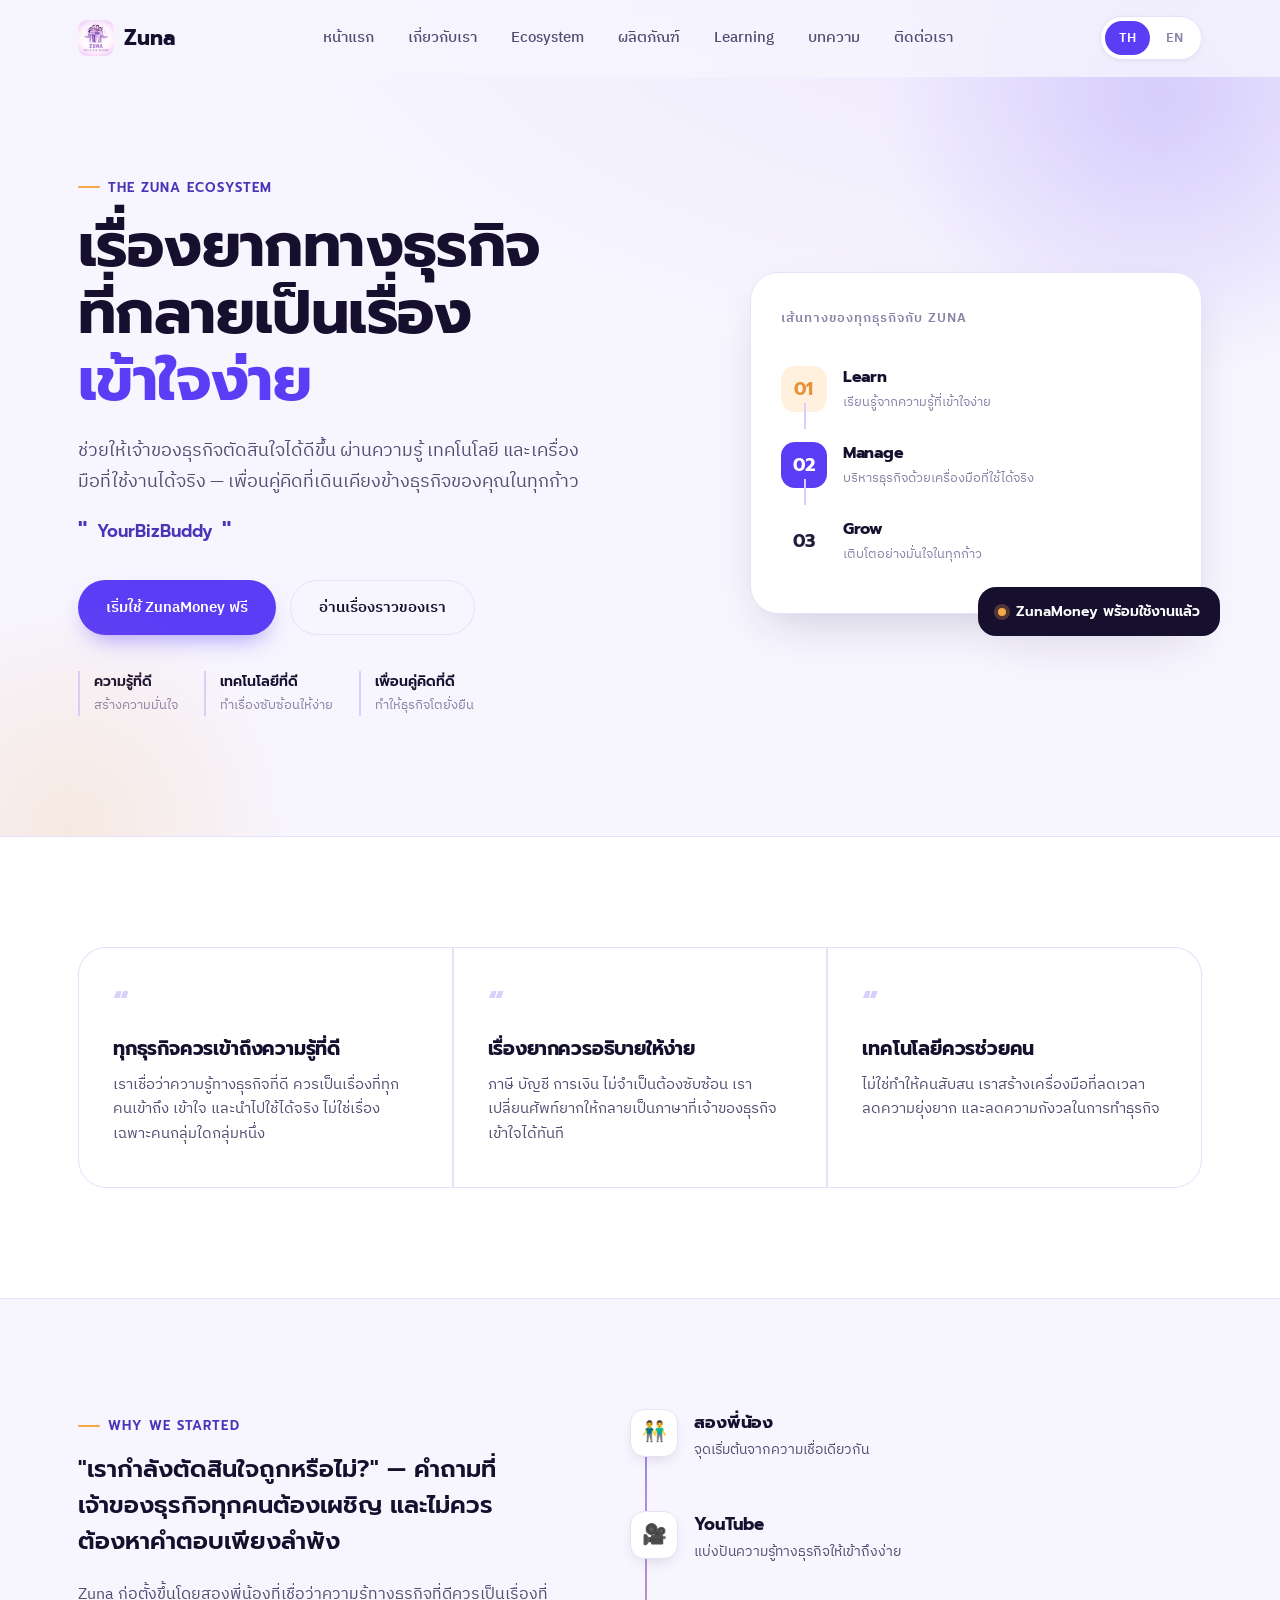
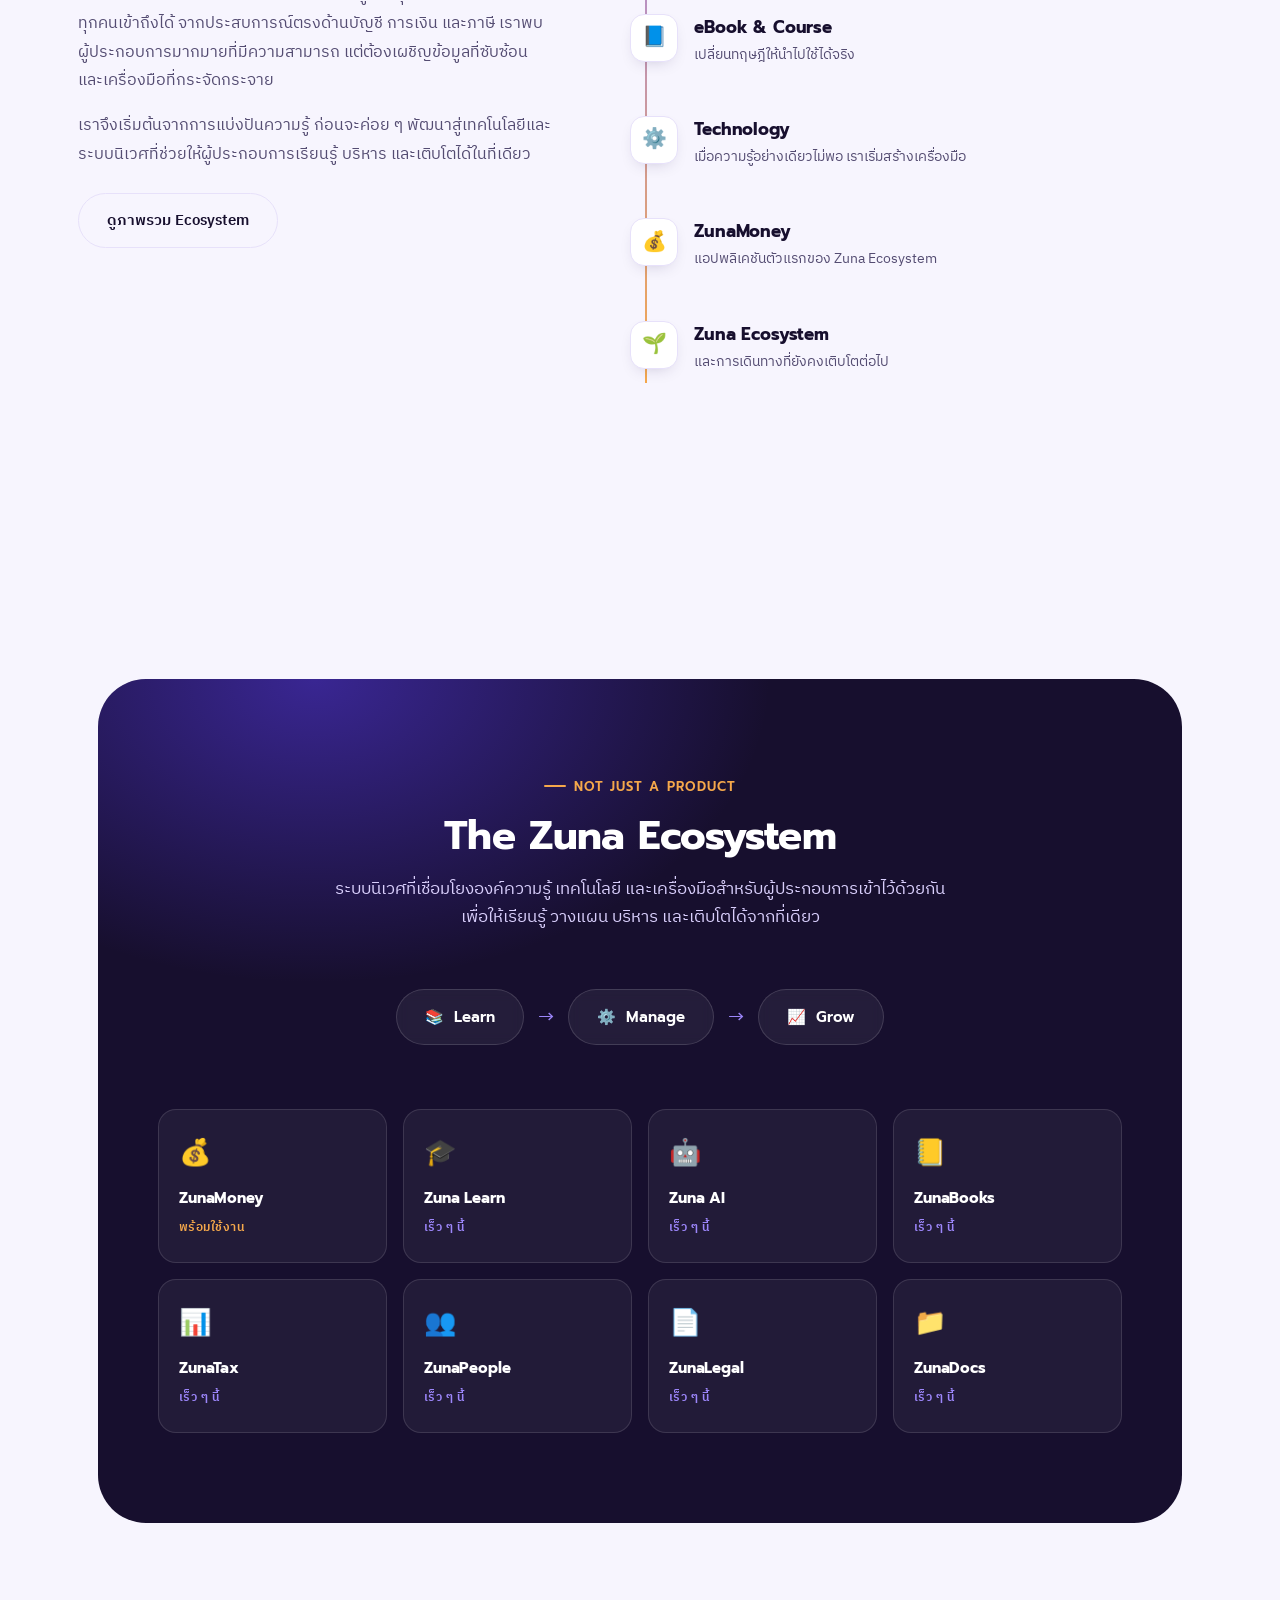
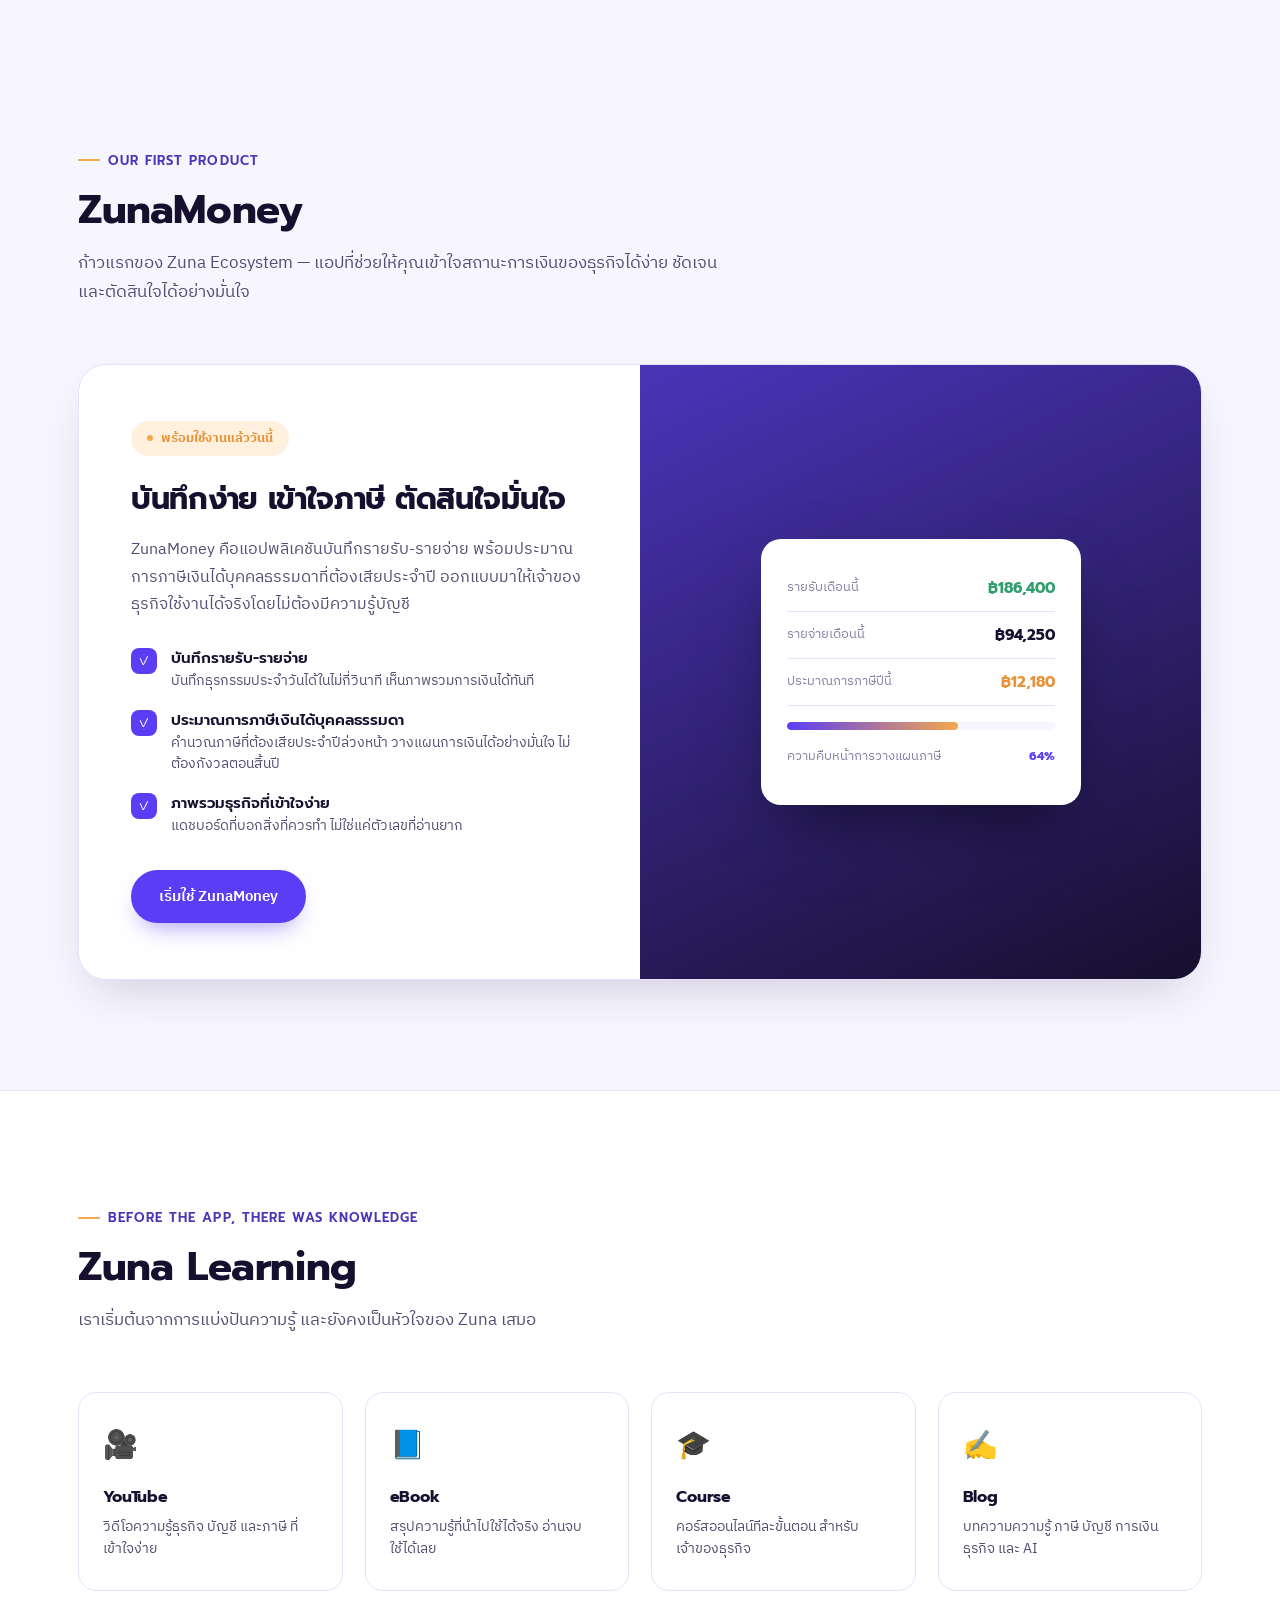
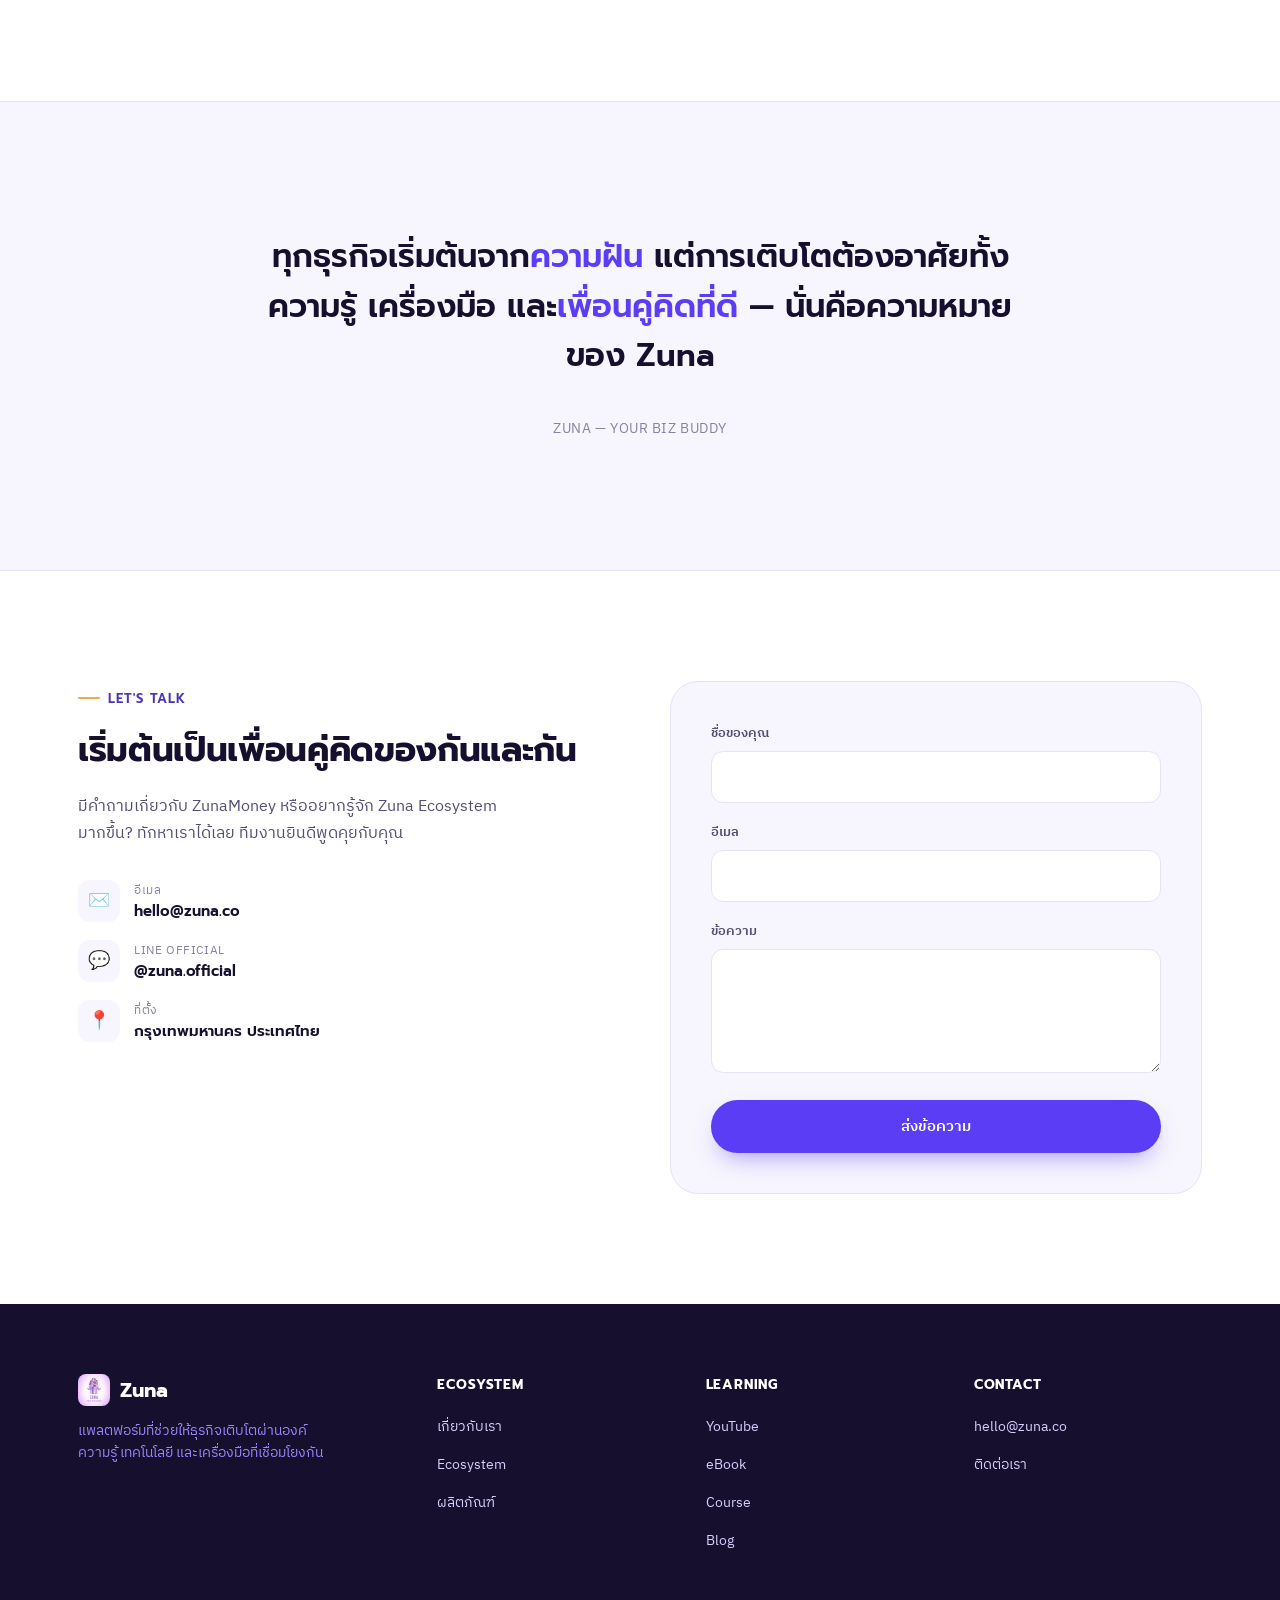
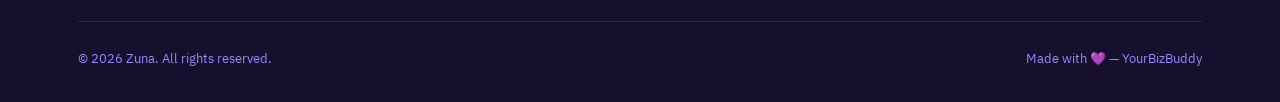
<file: index.html>
<!DOCTYPE html>
<html lang="th">
<head>
<meta charset="UTF-8">
<meta name="viewport" content="width=device-width, initial-scale=1.0">
<title>Zuna — YourBizBuddy</title>
<meta name="description" content="Zuna: The business ecosystem that turns knowledge into confidence. YourBizBuddy.">
<link rel="preconnect" href="https://fonts.googleapis.com">
<link rel="preconnect" href="https://fonts.gstatic.com" crossorigin>
<link href="https://fonts.googleapis.com/css2?family=Prompt:wght@500;600;700;800&family=IBM+Plex+Sans+Thai:wght@400;500;600;700&display=swap" rel="stylesheet">
<style>
  :root{
    --purple-950:#170F2E;
    --purple-800:#2C2153;
    --purple-700:#4A34B8;
    --purple-600:#5B3DF6;
    --purple-400:#9C86FA;
    --purple-200:#D9CFFC;
    --lavender-50:#F7F5FE;
    --amber-500:#F5A84B;
    --amber-600:#E8923A;
    --ink-800:#241C3D;
    --ink-600:#544C72;
    --ink-400:#8A81A6;
    --white:#FFFFFF;
    --line:#E7E1FA;
    --shadow: 0 20px 50px -20px rgba(44,33,83,0.25);
    --radius-lg: 28px;
    --radius-md: 18px;
    --radius-sm: 12px;
    --font-display:'Prompt', 'IBM Plex Sans Thai', sans-serif;
    --font-body:'IBM Plex Sans Thai', 'Prompt', sans-serif;
    --ease: cubic-bezier(.16,.8,.3,1);
  }

  *{box-sizing:border-box; margin:0; padding:0;}
  html{scroll-behavior:smooth;}
  body{
    font-family:var(--font-body);
    color:var(--ink-800);
    background:var(--lavender-50);
    -webkit-font-smoothing:antialiased;
    overflow-x:hidden;
  }
  img{max-width:100%; display:block;}
  a{color:inherit; text-decoration:none;}
  ul{list-style:none;}
  button{font-family:inherit; cursor:pointer;}

  .container{
    width:100%;
    max-width:1180px;
    margin:0 auto;
    padding:0 28px;
  }

  h1,h2,h3,h4{font-family:var(--font-display); font-weight:700; letter-spacing:-0.01em; color:var(--purple-950);}

  .eyebrow{
    display:inline-flex; align-items:center; gap:8px;
    font-family:var(--font-display); font-weight:600; font-size:13px;
    letter-spacing:0.08em; text-transform:uppercase;
    color:var(--purple-700);
    margin-bottom:16px;
  }
  .eyebrow::before{content:''; width:22px; height:2px; background:var(--amber-500); border-radius:2px;}

  .btn{
    display:inline-flex; align-items:center; justify-content:center; gap:8px;
    padding:14px 28px; border-radius:100px; font-weight:600; font-size:15px;
    border:none; transition:transform .25s var(--ease), box-shadow .25s var(--ease), background .25s var(--ease);
    white-space:nowrap;
  }
  .btn-primary{ background:var(--purple-600); color:var(--white); box-shadow:0 12px 24px -10px rgba(91,61,246,0.55);}
  .btn-primary:hover{ transform:translateY(-2px); box-shadow:0 16px 30px -8px rgba(91,61,246,0.6); background:var(--purple-700);}
  .btn-ghost{ background:transparent; color:var(--purple-950); border:1.5px solid var(--line);}
  .btn-ghost:hover{ border-color:var(--purple-400); transform:translateY(-2px);}
  .btn-amber{ background:var(--amber-500); color:var(--purple-950); box-shadow:0 12px 24px -10px rgba(245,168,75,0.55);}
  .btn-amber:hover{ background:var(--amber-600); transform:translateY(-2px);}

  /* ---------- NAV ---------- */
  header.nav{
    position:fixed; top:0; left:0; right:0; z-index:100;
    background:rgba(247,245,254,0.78);
    backdrop-filter:blur(14px); -webkit-backdrop-filter:blur(14px);
    border-bottom:1px solid transparent;
    transition:border-color .3s, box-shadow .3s;
  }
  header.nav.scrolled{ border-bottom-color:var(--line); box-shadow:0 8px 24px -20px rgba(23,15,46,0.3);}
  .nav-inner{ display:flex; align-items:center; justify-content:space-between; height:76px;}
  .brand{ display:flex; align-items:center; gap:10px; font-family:var(--font-display); font-weight:700; font-size:21px; color:var(--purple-950);}
  .brand img{ width:36px; height:36px; border-radius:9px; object-fit:cover;}
  nav.links{ display:flex; align-items:center; gap:34px;}
  nav.links a{ font-size:14.5px; font-weight:500; color:var(--ink-600); position:relative; padding:6px 0; transition:color .2s;}
  nav.links a:hover{ color:var(--purple-700);}
  nav.links a::after{content:'';position:absolute;left:0;bottom:0;width:0;height:2px;background:var(--purple-600);border-radius:2px;transition:width .25s var(--ease);}
  nav.links a:hover::after{width:100%;}
  .nav-actions{ display:flex; align-items:center; gap:14px;}
  .lang-toggle{
    display:flex; align-items:center; background:var(--white); border:1px solid var(--line);
    border-radius:100px; padding:4px; gap:2px; box-shadow:0 2px 8px -4px rgba(44,33,83,0.15);
  }
  .lang-toggle button{
    border:none; background:transparent; padding:6px 14px; border-radius:100px; font-size:13px; font-weight:600;
    color:var(--ink-400); transition:all .25s var(--ease);
  }
  .lang-toggle button.active{ background:var(--purple-600); color:var(--white);}
  .menu-toggle{ display:none; flex-direction:column; gap:5px; background:none; border:none; padding:8px;}
  .menu-toggle span{ width:22px; height:2px; background:var(--purple-950); border-radius:2px;}

  /* ---------- HERO ---------- */
  .hero{
    position:relative; padding:170px 0 120px; overflow:hidden;
    background:radial-gradient(120% 100% at 85% -10%, #EDE7FE 0%, var(--lavender-50) 55%);
  }
  .hero::before{
    content:''; position:absolute; top:-180px; right:-160px; width:560px; height:560px; border-radius:50%;
    background:radial-gradient(circle, rgba(91,61,246,0.18), transparent 70%); filter:blur(10px);
  }
  .hero::after{
    content:''; position:absolute; bottom:-220px; left:-160px; width:460px; height:460px; border-radius:50%;
    background:radial-gradient(circle, rgba(245,168,75,0.16), transparent 70%);
  }
  .hero-grid{ position:relative; display:grid; grid-template-columns:1.15fr 0.85fr; gap:60px; align-items:center;}
  .hero h1{ font-size:clamp(38px, 5vw, 60px); line-height:1.12; margin-bottom:22px;}
  .hero h1 .accent{ color:var(--purple-600); position:relative; white-space:nowrap;}
  .hero p.lead{ font-size:18px; line-height:1.7; color:var(--ink-600); max-width:520px; margin-bottom:14px;}
  .hero .tagline{ font-family:var(--font-display); font-weight:600; font-size:17px; color:var(--purple-700); margin-bottom:30px; display:flex; align-items:center; gap:10px;}
  .hero .tagline::before{content:'"';font-size:26px;} .hero .tagline::after{content:'"';font-size:26px;}
  .hero-actions{ display:flex; gap:14px; flex-wrap:wrap; margin-bottom:36px;}
  .hero-believe{ display:flex; gap:26px; flex-wrap:wrap;}
  .hero-believe div{ font-size:13px; color:var(--ink-400); max-width:150px; padding-left:14px; border-left:2px solid var(--purple-200);}
  .hero-believe strong{ display:block; color:var(--purple-950); font-family:var(--font-display); font-weight:600; font-size:14px; margin-bottom:2px;}

  .hero-visual{ position:relative;}
  .flow-card{
    background:var(--white); border-radius:var(--radius-lg); padding:34px 30px; box-shadow:var(--shadow);
    border:1px solid var(--line); position:relative; z-index:2;
  }
  .flow-card .flow-title{ font-size:13px; font-weight:600; text-transform:uppercase; letter-spacing:.08em; color:var(--ink-400); margin-bottom:22px;}
  .flow-step{ display:flex; align-items:center; gap:16px; padding:14px 0; position:relative;}
  .flow-step:not(:last-child)::after{
    content:''; position:absolute; left:23px; top:52px; width:2px; height:26px; background:var(--purple-200);
  }
  .flow-num{
    width:46px; height:46px; border-radius:14px; display:flex; align-items:center; justify-content:center;
    font-family:var(--font-display); font-weight:700; font-size:18px; flex-shrink:0;
  }
  .flow-step:nth-child(1) .flow-num{ background:var(--purple-100,#EFE9FE); color:var(--purple-600);}
  .flow-step:nth-child(2) .flow-num{ background:#FFF1DE; color:var(--amber-600);}
  .flow-step:nth-child(3) .flow-num{ background:var(--purple-600); color:var(--white);}
  .flow-step h4{ font-size:16px; margin-bottom:2px;}
  .flow-step p{ font-size:13px; color:var(--ink-400);}
  .flow-badge{
    position:absolute; bottom:-22px; right:-18px; background:var(--purple-950); color:var(--white);
    padding:14px 20px; border-radius:var(--radius-md); box-shadow:var(--shadow); z-index:3;
    font-family:var(--font-display); font-weight:600; font-size:14px; display:flex; align-items:center; gap:10px;
  }
  .flow-badge span.dot{width:8px;height:8px;border-radius:50%; background:var(--amber-500); box-shadow:0 0 0 4px rgba(245,168,75,0.25);}

  /* ---------- SECTION GENERIC ---------- */
  section{ padding:110px 0; position:relative;}
  .section-head{ max-width:640px; margin-bottom:56px;}
  .section-head.center{ margin-left:auto; margin-right:auto; text-align:center;}
  .section-head h2{ font-size:clamp(28px,3.4vw,40px); line-height:1.2; margin-bottom:16px;}
  .section-head p{ font-size:16.5px; color:var(--ink-600); line-height:1.75;}

  /* ---------- BELIEFS ---------- */
  .beliefs{ background:var(--white); border-top:1px solid var(--line); border-bottom:1px solid var(--line);}
  .belief-grid{ display:grid; grid-template-columns:repeat(3,1fr); gap:2px; background:var(--line); border-radius:var(--radius-lg); overflow:hidden; border:1px solid var(--line);}
  .belief-card{ background:var(--white); padding:40px 34px;}
  .belief-card .mark{ font-family:var(--font-display); font-size:34px; color:var(--purple-200); font-weight:700; margin-bottom:14px; line-height:1;}
  .belief-card h3{ font-size:19px; margin-bottom:10px; line-height:1.4;}
  .belief-card p{ font-size:14.5px; color:var(--ink-600); line-height:1.7;}

  /* ---------- ABOUT / TIMELINE ---------- */
  .about{ background:var(--lavender-50);}
  .about-top{ display:grid; grid-template-columns:0.9fr 1.1fr; gap:70px; margin-bottom:70px; align-items:start;}
  .about-top .lead-quote{ font-family:var(--font-display); font-size:24px; font-weight:600; color:var(--purple-950); line-height:1.5; margin-bottom:22px;}
  .about-top p{ color:var(--ink-600); font-size:15.5px; line-height:1.85; margin-bottom:16px;}

  .timeline{ position:relative; padding-left:8px;}
  .timeline::before{ content:''; position:absolute; left:23px; top:6px; bottom:6px; width:2px; background:linear-gradient(var(--purple-400), var(--amber-500));}
  .t-item{ position:relative; padding-left:64px; padding-bottom:34px;}
  .t-item:last-child{ padding-bottom:0;}
  .t-dot{
    position:absolute; left:0; top:0; width:48px; height:48px; border-radius:14px; background:var(--white);
    border:1.5px solid var(--line); display:flex; align-items:center; justify-content:center; font-size:20px; box-shadow:0 6px 16px -8px rgba(44,33,83,0.25);
  }
  .t-item h4{ font-size:17px; margin-bottom:4px;}
  .t-item p{ font-size:14px; color:var(--ink-500,var(--ink-600)); line-height:1.6;}

  /* ---------- ECOSYSTEM ---------- */
  .ecosystem{ background:var(--purple-950); color:var(--white); border-radius:48px; margin:0 20px; overflow:hidden; position:relative;}
  .ecosystem::before{ content:''; position:absolute; inset:0; background:radial-gradient(70% 60% at 20% 0%, rgba(91,61,246,0.5), transparent 60%);}
  .ecosystem .container{ position:relative; z-index:1;}
  .ecosystem .section-head h2, .ecosystem .section-head p{ color:var(--white);}
  .ecosystem .section-head p{ color:var(--purple-200);}
  .ecosystem .eyebrow{ color:var(--amber-500);}
  .ecosystem .eyebrow::before{ background:var(--amber-500);}

  .flow-strip{ display:flex; align-items:center; justify-content:center; gap:0; margin-bottom:64px; flex-wrap:wrap;}
  .flow-pill{
    background:rgba(255,255,255,0.06); border:1px solid rgba(255,255,255,0.14); backdrop-filter:blur(6px);
    padding:16px 28px; border-radius:100px; font-family:var(--font-display); font-weight:600; font-size:15px;
    display:flex; align-items:center; gap:10px;
  }
  .flow-arrow{ color:var(--purple-400); font-size:20px; margin:0 14px;}

  .product-grid{ display:grid; grid-template-columns:repeat(4,1fr); gap:16px;}
  .p-chip{
    background:rgba(255,255,255,0.05); border:1px solid rgba(255,255,255,0.12); border-radius:var(--radius-md);
    padding:22px 20px; transition:all .3s var(--ease);
  }
  .p-chip:hover{ background:rgba(255,255,255,0.09); transform:translateY(-3px);}
  .p-chip .icon{ font-size:26px; margin-bottom:12px; display:block;}
  .p-chip h4{ color:var(--white); font-size:15px; margin-bottom:4px;}
  .p-chip .status{ font-size:11.5px; font-weight:600; letter-spacing:.04em;}
  .p-chip.live .status{ color:var(--amber-500);}
  .p-chip.soon .status{ color:var(--purple-400);}

  /* ---------- PRODUCTS ---------- */
  .product-feature{
    background:var(--white); border:1px solid var(--line); border-radius:var(--radius-lg);
    padding:0; display:grid; grid-template-columns:1fr 1fr; overflow:hidden; box-shadow:var(--shadow);
  }
  .pf-content{ padding:56px 52px;}
  .pf-badge{ display:inline-flex; align-items:center; gap:8px; background:#FFF1DE; color:var(--amber-600); font-weight:700; font-size:12.5px; padding:7px 16px; border-radius:100px; margin-bottom:20px;}
  .pf-badge .dot{width:6px;height:6px;border-radius:50%;background:var(--amber-500);}
  .pf-content h3{ font-size:30px; margin-bottom:14px;}
  .pf-content > p{ font-size:15.5px; color:var(--ink-600); line-height:1.8; margin-bottom:28px;}
  .pf-features{ display:flex; flex-direction:column; gap:16px; margin-bottom:32px;}
  .pf-feature{ display:flex; gap:14px; align-items:flex-start;}
  .pf-feature .check{
    width:26px; height:26px; border-radius:8px; background:var(--purple-600); color:var(--white); flex-shrink:0;
    display:flex; align-items:center; justify-content:center; font-size:13px; margin-top:1px;
  }
  .pf-feature h5{ font-size:15px; margin-bottom:2px; font-family:var(--font-display); font-weight:600; color:var(--purple-950);}
  .pf-feature p{ font-size:13.5px; color:var(--ink-600); line-height:1.6;}

  .pf-visual{
    background:linear-gradient(155deg, var(--purple-700), var(--purple-950));
    position:relative; display:flex; align-items:center; justify-content:center; padding:40px;
  }
  .mock-card{
    background:var(--white); border-radius:20px; padding:26px; width:100%; max-width:320px; box-shadow:0 30px 60px -20px rgba(0,0,0,0.5);
  }
  .mock-row{ display:flex; justify-content:space-between; align-items:center; padding:12px 0; border-bottom:1px solid var(--line);}
  .mock-row:last-child{ border-bottom:none;}
  .mock-label{ font-size:12.5px; color:var(--ink-400);}
  .mock-value{ font-family:var(--font-display); font-weight:700; font-size:15px; color:var(--purple-950);}
  .mock-value.pos{ color:#2E9E6B;}
  .mock-value.tax{ color:var(--amber-600);}
  .mock-bar{ height:8px; background:var(--lavender-50); border-radius:6px; margin-top:16px; overflow:hidden;}
  .mock-bar i{ display:block; height:100%; width:64%; background:linear-gradient(90deg,var(--purple-600),var(--amber-500)); border-radius:6px;}

  /* ---------- LEARNING ---------- */
  .learning-grid{ display:grid; grid-template-columns:repeat(4,1fr); gap:22px;}
  .learn-card{
    background:var(--white); border:1px solid var(--line); border-radius:var(--radius-md); padding:30px 24px;
    transition:transform .3s var(--ease), box-shadow .3s var(--ease);
  }
  .learn-card:hover{ transform:translateY(-4px); box-shadow:var(--shadow);}
  .learn-card .icon{ font-size:28px; margin-bottom:16px; display:block;}
  .learn-card h4{ font-size:16px; margin-bottom:8px;}
  .learn-card p{ font-size:13.5px; color:var(--ink-600); line-height:1.6;}

  /* ---------- MANIFESTO ---------- */
  .manifesto{ text-align:center; padding:130px 0;}
  .manifesto .container{ max-width:820px;}
  .manifesto p.big{ font-family:var(--font-display); font-weight:600; font-size:clamp(22px,3vw,32px); line-height:1.55; color:var(--purple-950);}
  .manifesto p.big em{ font-style:normal; color:var(--purple-600);}
  .manifesto .sign{ margin-top:36px; font-size:14px; color:var(--ink-400); letter-spacing:.04em;}

  /* ---------- CONTACT ---------- */
  .contact{ background:var(--white); border-top:1px solid var(--line);}
  .contact-grid{ display:grid; grid-template-columns:1fr 1fr; gap:60px;}
  .contact-info h2{ font-size:34px; margin-bottom:18px;}
  .contact-info p{ color:var(--ink-600); font-size:15.5px; line-height:1.8; margin-bottom:32px; max-width:420px;}
  .contact-item{ display:flex; align-items:center; gap:14px; margin-bottom:18px;}
  .contact-item .ic{ width:42px; height:42px; border-radius:12px; background:var(--lavender-50); display:flex; align-items:center; justify-content:center; font-size:18px; flex-shrink:0;}
  .contact-item .lbl{ font-size:12px; color:var(--ink-400); text-transform:uppercase; letter-spacing:.05em;}
  .contact-item .val{ font-family:var(--font-display); font-weight:600; font-size:15px; color:var(--purple-950);}

  .contact-form{ background:var(--lavender-50); border-radius:var(--radius-lg); padding:40px; border:1px solid var(--line);}
  .form-row{ margin-bottom:18px;}
  .form-row label{ display:block; font-size:13px; font-weight:600; color:var(--ink-600); margin-bottom:7px;}
  .form-row input, .form-row textarea{
    width:100%; border:1.5px solid var(--line); border-radius:12px; padding:13px 16px; font-family:inherit; font-size:14.5px;
    background:var(--white); transition:border-color .2s; resize:vertical;
  }
  .form-row input:focus, .form-row textarea:focus{ outline:none; border-color:var(--purple-600);}

  /* ---------- FOOTER ---------- */
  footer{ background:var(--purple-950); color:var(--purple-200); padding:70px 0 32px;}
  .footer-top{ display:grid; grid-template-columns:1.4fr repeat(3,1fr); gap:40px; margin-bottom:56px;}
  .footer-brand{ display:flex; align-items:center; gap:10px; font-family:var(--font-display); font-weight:700; font-size:20px; color:var(--white); margin-bottom:14px;}
  .footer-brand img{ width:32px; height:32px; border-radius:8px;}
  .footer-top p.tag{ font-size:14px; color:var(--purple-400); max-width:260px; line-height:1.6;}
  .footer-col h5{ color:var(--white); font-family:var(--font-display); font-size:13.5px; text-transform:uppercase; letter-spacing:.06em; margin-bottom:18px;}
  .footer-col ul li{ margin-bottom:11px;}
  .footer-col a{ font-size:14px; color:var(--purple-200); transition:color .2s;}
  .footer-col a:hover{ color:var(--white);}
  .footer-bottom{ border-top:1px solid rgba(255,255,255,0.1); padding-top:26px; display:flex; justify-content:space-between; align-items:center; font-size:13px; color:var(--purple-400); flex-wrap:wrap; gap:12px;}

  /* ---------- REVEAL ---------- */
  [data-reveal]{ opacity:0; transform:translateY(24px); transition:opacity .7s var(--ease), transform .7s var(--ease);}
  [data-reveal].in-view{ opacity:1; transform:translateY(0);}

  @media (prefers-reduced-motion: reduce){
    *{ transition:none !important; animation:none !important; scroll-behavior:auto !important;}
    [data-reveal]{ opacity:1; transform:none;}
  }

  /* ---------- RESPONSIVE ---------- */
  @media (max-width:980px){
    nav.links{ display:none;}
    .menu-toggle{ display:flex;}
    .hero-grid{ grid-template-columns:1fr;}
    .hero-visual{ margin-top:20px;}
    .about-top{ grid-template-columns:1fr; gap:40px;}
    .belief-grid{ grid-template-columns:1fr;}
    .product-grid{ grid-template-columns:repeat(2,1fr);}
    .product-feature{ grid-template-columns:1fr;}
    .pf-content{ padding:40px 30px;}
    .learning-grid{ grid-template-columns:repeat(2,1fr);}
    .contact-grid{ grid-template-columns:1fr;}
    .footer-top{ grid-template-columns:1fr 1fr; gap:32px;}
  }
  @media (max-width:560px){
    section{ padding:76px 0;}
    .hero{ padding:140px 0 80px;}
    .product-grid{ grid-template-columns:1fr 1fr;}
    .learning-grid{ grid-template-columns:1fr;}
    .footer-top{ grid-template-columns:1fr;}
    .ecosystem{ border-radius:28px; margin:0 12px;}
    .flow-badge{ position:static; margin-top:16px; display:inline-flex;}
  }
</style>
</head>
<body>

<header class="nav" id="siteNav">
  <div class="container nav-inner">
    <a href="#home" class="brand"><img src="zuna-logo.jpg" alt="Zuna logo"><span>Zuna</span></a>
    <nav class="links">
      <a href="#home" data-i18n="nav.home">หน้าแรก</a>
      <a href="#about" data-i18n="nav.about">เกี่ยวกับเรา</a>
      <a href="#ecosystem" data-i18n="nav.ecosystem">Ecosystem</a>
      <a href="#products" data-i18n="nav.products">ผลิตภัณฑ์</a>
      <a href="#learning" data-i18n="nav.learning">Learning</a>
      <a href="blog.html">บทความ</a>
      <a href="#contact" data-i18n="nav.contact">ติดต่อเรา</a>
    </nav>
    <div class="nav-actions">
      <div class="lang-toggle">
        <button data-lang="th" class="active">TH</button>
        <button data-lang="en">EN</button>
      </div>
      <a href="#products" class="btn btn-primary" data-i18n="nav.cta" style="display:none" id="navCta">ทดลองใช้ ZunaMoney</a>
      <button class="menu-toggle" id="menuToggle" aria-label="Menu"><span></span><span></span><span></span></button>
    </div>
  </div>
</header>

<!-- ================= HERO ================= -->
<section class="hero" id="home">
  <div class="container hero-grid">
    <div>
      <div class="eyebrow" data-i18n="hero.eyebrow">The Zuna Ecosystem</div>
      <h1 data-i18n="hero.h1">เรื่องยากทางธุรกิจ<br>ที่กลายเป็นเรื่อง<span class="accent">เข้าใจง่าย</span></h1>
      <p class="lead" data-i18n="hero.lead">ช่วยให้เจ้าของธุรกิจตัดสินใจได้ดีขึ้น ผ่านความรู้ เทคโนโลยี และเครื่องมือที่ใช้งานได้จริง — เพื่อนคู่คิดที่เดินเคียงข้างธุรกิจของคุณในทุกก้าว</p>
      <div class="tagline" data-i18n="hero.tagline">YourBizBuddy</div>
      <div class="hero-actions">
        <a href="#products" class="btn btn-primary" data-i18n="hero.cta1">เริ่มใช้ ZunaMoney ฟรี</a>
        <a href="#about" class="btn btn-ghost" data-i18n="hero.cta2">อ่านเรื่องราวของเรา</a>
      </div>
      <div class="hero-believe">
        <div><strong data-i18n="hero.b1t">ความรู้ที่ดี</strong><span data-i18n="hero.b1d">สร้างความมั่นใจ</span></div>
        <div><strong data-i18n="hero.b2t">เทคโนโลยีที่ดี</strong><span data-i18n="hero.b2d">ทำเรื่องซับซ้อนให้ง่าย</span></div>
        <div><strong data-i18n="hero.b3t">เพื่อนคู่คิดที่ดี</strong><span data-i18n="hero.b3d">ทำให้ธุรกิจโตยั่งยืน</span></div>
      </div>
    </div>
    <div class="hero-visual">
      <div class="flow-card" data-reveal>
        <div class="flow-title" data-i18n="hero.flowtitle">เส้นทางของทุกธุรกิจกับ Zuna</div>
        <div class="flow-step">
          <div class="flow-num">01</div>
          <div><h4 data-i18n="hero.f1h">Learn</h4><p data-i18n="hero.f1p">เรียนรู้จากความรู้ที่เข้าใจง่าย</p></div>
        </div>
        <div class="flow-step">
          <div class="flow-num">02</div>
          <div><h4 data-i18n="hero.f2h">Manage</h4><p data-i18n="hero.f2p">บริหารธุรกิจด้วยเครื่องมือที่ใช้ได้จริง</p></div>
        </div>
        <div class="flow-step">
          <div class="flow-num">03</div>
          <div><h4 data-i18n="hero.f3h">Grow</h4><p data-i18n="hero.f3p">เติบโตอย่างมั่นใจในทุกก้าว</p></div>
        </div>
      </div>
      <div class="flow-badge"><span class="dot"></span><span data-i18n="hero.badge">ZunaMoney พร้อมใช้งานแล้ว</span></div>
    </div>
  </div>
</section>

<!-- ================= BELIEFS ================= -->
<section class="beliefs">
  <div class="container">
    <div class="belief-grid">
      <div class="belief-card" data-reveal>
        <div class="mark">“</div>
        <h3 data-i18n="belief.1h">ทุกธุรกิจควรเข้าถึงความรู้ที่ดี</h3>
        <p data-i18n="belief.1p">เราเชื่อว่าความรู้ทางธุรกิจที่ดี ควรเป็นเรื่องที่ทุกคนเข้าถึง เข้าใจ และนำไปใช้ได้จริง ไม่ใช่เรื่องเฉพาะคนกลุ่มใดกลุ่มหนึ่ง</p>
      </div>
      <div class="belief-card" data-reveal>
        <div class="mark">“</div>
        <h3 data-i18n="belief.2h">เรื่องยากควรอธิบายให้ง่าย</h3>
        <p data-i18n="belief.2p">ภาษี บัญชี การเงิน ไม่จำเป็นต้องซับซ้อน เราเปลี่ยนศัพท์ยากให้กลายเป็นภาษาที่เจ้าของธุรกิจเข้าใจได้ทันที</p>
      </div>
      <div class="belief-card" data-reveal>
        <div class="mark">“</div>
        <h3 data-i18n="belief.3h">เทคโนโลยีควรช่วยคน</h3>
        <p data-i18n="belief.3p">ไม่ใช่ทำให้คนสับสน เราสร้างเครื่องมือที่ลดเวลา ลดความยุ่งยาก และลดความกังวลในการทำธุรกิจ</p>
      </div>
    </div>
  </div>
</section>

<!-- ================= ABOUT ================= -->
<section class="about" id="about">
  <div class="container">
    <div class="about-top">
      <div data-reveal>
        <div class="eyebrow" data-i18n="about.eyebrow">Why We Started</div>
        <p class="lead-quote" data-i18n="about.quote">"เรากำลังตัดสินใจถูกหรือไม่?" — คำถามที่เจ้าของธุรกิจทุกคนต้องเผชิญ และไม่ควรต้องหาคำตอบเพียงลำพัง</p>
        <p data-i18n="about.p1">Zuna ก่อตั้งขึ้นโดยสองพี่น้องที่เชื่อว่าความรู้ทางธุรกิจที่ดีควรเป็นเรื่องที่ทุกคนเข้าถึงได้ จากประสบการณ์ตรงด้านบัญชี การเงิน และภาษี เราพบผู้ประกอบการมากมายที่มีความสามารถ แต่ต้องเผชิญข้อมูลที่ซับซ้อนและเครื่องมือที่กระจัดกระจาย</p>
        <p data-i18n="about.p2">เราจึงเริ่มต้นจากการแบ่งปันความรู้ ก่อนจะค่อย ๆ พัฒนาสู่เทคโนโลยีและระบบนิเวศที่ช่วยให้ผู้ประกอบการเรียนรู้ บริหาร และเติบโตได้ในที่เดียว</p>
        <a href="#ecosystem" class="btn btn-ghost" style="margin-top:8px" data-i18n="about.cta">ดูภาพรวม Ecosystem</a>
      </div>
      <div class="timeline" data-reveal>
        <div class="t-item"><div class="t-dot">👬</div><h4 data-i18n="tl.1h">สองพี่น้อง</h4><p data-i18n="tl.1p">จุดเริ่มต้นจากความเชื่อเดียวกัน</p></div>
        <div class="t-item"><div class="t-dot">🎥</div><h4 data-i18n="tl.2h">YouTube</h4><p data-i18n="tl.2p">แบ่งปันความรู้ทางธุรกิจให้เข้าถึงง่าย</p></div>
        <div class="t-item"><div class="t-dot">📘</div><h4 data-i18n="tl.3h">eBook & Course</h4><p data-i18n="tl.3p">เปลี่ยนทฤษฎีให้นำไปใช้ได้จริง</p></div>
        <div class="t-item"><div class="t-dot">⚙️</div><h4 data-i18n="tl.4h">Technology</h4><p data-i18n="tl.4p">เมื่อความรู้อย่างเดียวไม่พอ เราเริ่มสร้างเครื่องมือ</p></div>
        <div class="t-item"><div class="t-dot">💰</div><h4 data-i18n="tl.5h">ZunaMoney</h4><p data-i18n="tl.5p">แอปพลิเคชันตัวแรกของ Zuna Ecosystem</p></div>
        <div class="t-item"><div class="t-dot">🌱</div><h4 data-i18n="tl.6h">Zuna Ecosystem</h4><p data-i18n="tl.6p">และการเดินทางที่ยังคงเติบโตต่อไป</p></div>
      </div>
    </div>
  </div>
</section>

<!-- ================= ECOSYSTEM ================= -->
<section id="ecosystem">
  <div class="container">
    <div class="ecosystem">
      <div style="padding:90px 60px" data-reveal>
        <div class="section-head center" style="margin-left:auto;margin-right:auto;">
          <div class="eyebrow" data-i18n="eco.eyebrow">Not just a product</div>
          <h2 data-i18n="eco.h2">The Zuna Ecosystem</h2>
          <p data-i18n="eco.p">ระบบนิเวศที่เชื่อมโยงองค์ความรู้ เทคโนโลยี และเครื่องมือสำหรับผู้ประกอบการเข้าไว้ด้วยกัน เพื่อให้เรียนรู้ วางแผน บริหาร และเติบโตได้จากที่เดียว</p>
        </div>

        <div class="flow-strip">
          <div class="flow-pill">📚 <span data-i18n="eco.learn">Learn</span></div>
          <span class="flow-arrow">→</span>
          <div class="flow-pill">⚙️ <span data-i18n="eco.manage">Manage</span></div>
          <span class="flow-arrow">→</span>
          <div class="flow-pill">📈 <span data-i18n="eco.grow">Grow</span></div>
        </div>

        <div class="product-grid">
          <div class="p-chip live"><span class="icon">💰</span><h4>ZunaMoney</h4><span class="status" data-i18n="eco.live">พร้อมใช้งาน</span></div>
          <div class="p-chip soon"><span class="icon">🎓</span><h4>Zuna Learn</h4><span class="status" data-i18n="eco.soon">เร็ว ๆ นี้</span></div>
          <div class="p-chip soon"><span class="icon">🤖</span><h4>Zuna AI</h4><span class="status" data-i18n="eco.soon">เร็ว ๆ นี้</span></div>
          <div class="p-chip soon"><span class="icon">📒</span><h4>ZunaBooks</h4><span class="status" data-i18n="eco.soon">เร็ว ๆ นี้</span></div>
          <div class="p-chip soon"><span class="icon">📊</span><h4>ZunaTax</h4><span class="status" data-i18n="eco.soon">เร็ว ๆ นี้</span></div>
          <div class="p-chip soon"><span class="icon">👥</span><h4>ZunaPeople</h4><span class="status" data-i18n="eco.soon">เร็ว ๆ นี้</span></div>
          <div class="p-chip soon"><span class="icon">📄</span><h4>ZunaLegal</h4><span class="status" data-i18n="eco.soon">เร็ว ๆ นี้</span></div>
          <div class="p-chip soon"><span class="icon">📁</span><h4>ZunaDocs</h4><span class="status" data-i18n="eco.soon">เร็ว ๆ นี้</span></div>
        </div>
      </div>
    </div>
  </div>
</section>

<!-- ================= PRODUCTS ================= -->
<section id="products">
  <div class="container">
    <div class="section-head" data-reveal>
      <div class="eyebrow" data-i18n="prod.eyebrow">Our First Product</div>
      <h2 data-i18n="prod.h2">ZunaMoney</h2>
      <p data-i18n="prod.p">ก้าวแรกของ Zuna Ecosystem — แอปที่ช่วยให้คุณเข้าใจสถานะการเงินของธุรกิจได้ง่าย ชัดเจน และตัดสินใจได้อย่างมั่นใจ</p>
    </div>

    <div class="product-feature" data-reveal>
      <div class="pf-content">
        <div class="pf-badge"><span class="dot"></span><span data-i18n="prod.badge">พร้อมใช้งานแล้ววันนี้</span></div>
        <h3 data-i18n="prod.title">บันทึกง่าย เข้าใจภาษี ตัดสินใจมั่นใจ</h3>
        <p data-i18n="prod.desc">ZunaMoney คือแอปพลิเคชันบันทึกรายรับ-รายจ่าย พร้อมประมาณการภาษีเงินได้บุคคลธรรมดาที่ต้องเสียประจำปี ออกแบบมาให้เจ้าของธุรกิจใช้งานได้จริงโดยไม่ต้องมีความรู้บัญชี</p>
        <div class="pf-features">
          <div class="pf-feature"><div class="check">✓</div><div><h5 data-i18n="prod.f1h">บันทึกรายรับ-รายจ่าย</h5><p data-i18n="prod.f1p">บันทึกธุรกรรมประจำวันได้ในไม่กี่วินาที เห็นภาพรวมการเงินได้ทันที</p></div></div>
          <div class="pf-feature"><div class="check">✓</div><div><h5 data-i18n="prod.f2h">ประมาณการภาษีเงินได้บุคคลธรรมดา</h5><p data-i18n="prod.f2p">คำนวณภาษีที่ต้องเสียประจำปีล่วงหน้า วางแผนการเงินได้อย่างมั่นใจ ไม่ต้องกังวลตอนสิ้นปี</p></div></div>
          <div class="pf-feature"><div class="check">✓</div><div><h5 data-i18n="prod.f3h">ภาพรวมธุรกิจที่เข้าใจง่าย</h5><p data-i18n="prod.f3p">แดชบอร์ดที่บอกสิ่งที่ควรทำ ไม่ใช่แค่ตัวเลขที่อ่านยาก</p></div></div>
        </div>
        <a href="#contact" class="btn btn-primary" data-i18n="prod.cta">เริ่มใช้ ZunaMoney</a>
      </div>
      <div class="pf-visual">
        <div class="mock-card">
          <div class="mock-row"><span class="mock-label" data-i18n="prod.mrev">รายรับเดือนนี้</span><span class="mock-value pos">฿186,400</span></div>
          <div class="mock-row"><span class="mock-label" data-i18n="prod.mexp">รายจ่ายเดือนนี้</span><span class="mock-value">฿94,250</span></div>
          <div class="mock-row"><span class="mock-label" data-i18n="prod.mtax">ประมาณการภาษีปีนี้</span><span class="mock-value tax">฿12,180</span></div>
          <div class="mock-bar"><i></i></div>
          <div class="mock-row" style="border:none; padding-top:16px;"><span class="mock-label" data-i18n="prod.mnote">ความคืบหน้าการวางแผนภาษี</span><span class="mock-value" style="font-size:12px;color:var(--purple-600)">64%</span></div>
        </div>
      </div>
    </div>
  </div>
</section>

<!-- ================= LEARNING ================= -->
<section id="learning" style="background:var(--white); border-top:1px solid var(--line); border-bottom:1px solid var(--line);">
  <div class="container">
    <div class="section-head" data-reveal>
      <div class="eyebrow" data-i18n="learn.eyebrow">Before the App, There Was Knowledge</div>
      <h2 data-i18n="learn.h2">Zuna Learning</h2>
      <p data-i18n="learn.p">เราเริ่มต้นจากการแบ่งปันความรู้ และยังคงเป็นหัวใจของ Zuna เสมอ</p>
    </div>
    <div class="learning-grid">
      <div class="learn-card" data-reveal><span class="icon">🎥</span><h4 data-i18n="learn.1h">YouTube</h4><p data-i18n="learn.1p">วิดีโอความรู้ธุรกิจ บัญชี และภาษี ที่เข้าใจง่าย</p></div>
      <div class="learn-card" data-reveal><span class="icon">📘</span><h4 data-i18n="learn.2h">eBook</h4><p data-i18n="learn.2p">สรุปความรู้ที่นำไปใช้ได้จริง อ่านจบ ใช้ได้เลย</p></div>
      <div class="learn-card" data-reveal><span class="icon">🎓</span><h4 data-i18n="learn.3h">Course</h4><p data-i18n="learn.3p">คอร์สออนไลน์ทีละขั้นตอน สำหรับเจ้าของธุรกิจ</p></div>
      <a href="blog.html" class="learn-card" data-reveal style="text-decoration:none; display:block;"><span class="icon">✍️</span><h4 data-i18n="learn.4h">Blog</h4><p data-i18n="learn.4p">บทความความรู้ ภาษี บัญชี การเงิน ธุรกิจ และ AI</p></a>
    </div>
  </div>
</section>

<!-- ================= MANIFESTO ================= -->
<section class="manifesto">
  <div class="container" data-reveal>
    <p class="big" data-i18n="mani.p">ทุกธุรกิจเริ่มต้นจาก<em>ความฝัน</em> แต่การเติบโตต้องอาศัยทั้งความรู้ เครื่องมือ และ<em>เพื่อนคู่คิดที่ดี</em> — นั่นคือความหมายของ Zuna</p>
    <div class="sign" data-i18n="mani.sign">ZUNA — YOUR BIZ BUDDY</div>
  </div>
</section>

<!-- ================= CONTACT ================= -->
<section class="contact" id="contact">
  <div class="container contact-grid">
    <div class="contact-info" data-reveal>
      <div class="eyebrow" data-i18n="contact.eyebrow">Let's Talk</div>
      <h2 data-i18n="contact.h2">เริ่มต้นเป็นเพื่อนคู่คิดของกันและกัน</h2>
      <p data-i18n="contact.p">มีคำถามเกี่ยวกับ ZunaMoney หรืออยากรู้จัก Zuna Ecosystem มากขึ้น? ทักหาเราได้เลย ทีมงานยินดีพูดคุยกับคุณ</p>
      <div class="contact-item"><div class="ic">✉️</div><div><div class="lbl" data-i18n="contact.email">อีเมล</div><div class="val">hello@zuna.co</div></div></div>
      <div class="contact-item"><div class="ic">💬</div><div><div class="lbl">Line Official</div><div class="val">@zuna.official</div></div></div>
      <div class="contact-item"><div class="ic">📍</div><div><div class="lbl" data-i18n="contact.loc">ที่ตั้ง</div><div class="val" data-i18n="contact.locval">กรุงเทพมหานคร ประเทศไทย</div></div></div>
    </div>
    <form class="contact-form" data-reveal onsubmit="event.preventDefault(); alert(CONTENT[currentLang].contact.sent);">
      <div class="form-row"><label data-i18n="contact.name">ชื่อของคุณ</label><input type="text" required></div>
      <div class="form-row"><label data-i18n="contact.emailf">อีเมล</label><input type="email" required></div>
      <div class="form-row"><label data-i18n="contact.msg">ข้อความ</label><textarea rows="4" required></textarea></div>
      <button type="submit" class="btn btn-primary" style="width:100%" data-i18n="contact.send">ส่งข้อความ</button>
    </form>
  </div>
</section>

<footer>
  <div class="container">
    <div class="footer-top">
      <div>
        <div class="footer-brand"><img src="zuna-logo.jpg" alt="Zuna logo"><span>Zuna</span></div>
        <p class="tag" data-i18n="footer.tag">แพลตฟอร์มที่ช่วยให้ธุรกิจเติบโตผ่านองค์ความรู้ เทคโนโลยี และเครื่องมือที่เชื่อมโยงกัน</p>
      </div>
      <div class="footer-col">
        <h5 data-i18n="footer.h1">Ecosystem</h5>
        <ul>
          <li><a href="#about" data-i18n="nav.about">เกี่ยวกับเรา</a></li>
          <li><a href="#ecosystem" data-i18n="nav.ecosystem">Ecosystem</a></li>
          <li><a href="#products" data-i18n="nav.products">ผลิตภัณฑ์</a></li>
        </ul>
      </div>
      <div class="footer-col">
        <h5 data-i18n="footer.h2">Learning</h5>
        <ul>
          <li><a href="#learning">YouTube</a></li>
          <li><a href="#learning">eBook</a></li>
          <li><a href="#learning">Course</a></li>
          <li><a href="blog.html">Blog</a></li>
        </ul>
      </div>
      <div class="footer-col">
        <h5 data-i18n="footer.h3">Contact</h5>
        <ul>
          <li><a href="mailto:hello@zuna.co">hello@zuna.co</a></li>
          <li><a href="#contact" data-i18n="nav.contact">ติดต่อเรา</a></li>
        </ul>
      </div>
    </div>
    <div class="footer-bottom">
      <span data-i18n="footer.copy">© 2026 Zuna. All rights reserved.</span>
      <span data-i18n="footer.made">Made with 💜 — YourBizBuddy</span>
    </div>
  </div>
</footer>

<script>
/* =========================================================
   CONTENT CONFIG — แก้ไขข้อความทั้งหมดของเว็บได้จากตรงนี้ที่เดียว
   All site copy lives here for easy future updates (TH / EN)
   ========================================================= */
const CONTENT = {
  th: {
    nav:{home:"หน้าแรก",about:"เกี่ยวกับเรา",ecosystem:"Ecosystem",products:"ผลิตภัณฑ์",learning:"Learning",contact:"ติดต่อเรา",cta:"ทดลองใช้ ZunaMoney"},
    hero:{
      eyebrow:"The Zuna Ecosystem",
      h1:'เรื่องยากทางธุรกิจ<br>ที่กลายเป็นเรื่อง<span class="accent">เข้าใจง่าย</span>',
      lead:"ช่วยให้เจ้าของธุรกิจตัดสินใจได้ดีขึ้น ผ่านความรู้ เทคโนโลยี และเครื่องมือที่ใช้งานได้จริง — เพื่อนคู่คิดที่เดินเคียงข้างธุรกิจของคุณในทุกก้าว",
      tagline:"YourBizBuddy", cta1:"เริ่มใช้ ZunaMoney ฟรี", cta2:"อ่านเรื่องราวของเรา",
      b1t:"ความรู้ที่ดี", b1d:"สร้างความมั่นใจ", b2t:"เทคโนโลยีที่ดี", b2d:"ทำเรื่องซับซ้อนให้ง่าย", b3t:"เพื่อนคู่คิดที่ดี", b3d:"ทำให้ธุรกิจโตยั่งยืน",
      flowtitle:"เส้นทางของทุกธุรกิจกับ Zuna",
      f1h:"Learn", f1p:"เรียนรู้จากความรู้ที่เข้าใจง่าย",
      f2h:"Manage", f2p:"บริหารธุรกิจด้วยเครื่องมือที่ใช้ได้จริง",
      f3h:"Grow", f3p:"เติบโตอย่างมั่นใจในทุกก้าว",
      badge:"ZunaMoney พร้อมใช้งานแล้ว"
    },
    belief:{
      "1h":"ทุกธุรกิจควรเข้าถึงความรู้ที่ดี","1p":"เราเชื่อว่าความรู้ทางธุรกิจที่ดี ควรเป็นเรื่องที่ทุกคนเข้าถึง เข้าใจ และนำไปใช้ได้จริง ไม่ใช่เรื่องเฉพาะคนกลุ่มใดกลุ่มหนึ่ง",
      "2h":"เรื่องยากควรอธิบายให้ง่าย","2p":"ภาษี บัญชี การเงิน ไม่จำเป็นต้องซับซ้อน เราเปลี่ยนศัพท์ยากให้กลายเป็นภาษาที่เจ้าของธุรกิจเข้าใจได้ทันที",
      "3h":"เทคโนโลยีควรช่วยคน","3p":"ไม่ใช่ทำให้คนสับสน เราสร้างเครื่องมือที่ลดเวลา ลดความยุ่งยาก และลดความกังวลในการทำธุรกิจ"
    },
    about:{
      eyebrow:"Why We Started",
      quote:'"เรากำลังตัดสินใจถูกหรือไม่?" — คำถามที่เจ้าของธุรกิจทุกคนต้องเผชิญ และไม่ควรต้องหาคำตอบเพียงลำพัง',
      p1:"Zuna ก่อตั้งขึ้นโดยสองพี่น้องที่เชื่อว่าความรู้ทางธุรกิจที่ดีควรเป็นเรื่องที่ทุกคนเข้าถึงได้ จากประสบการณ์ตรงด้านบัญชี การเงิน และภาษี เราพบผู้ประกอบการมากมายที่มีความสามารถ แต่ต้องเผชิญข้อมูลที่ซับซ้อนและเครื่องมือที่กระจัดกระจาย",
      p2:"เราจึงเริ่มต้นจากการแบ่งปันความรู้ ก่อนจะค่อย ๆ พัฒนาสู่เทคโนโลยีและระบบนิเวศที่ช่วยให้ผู้ประกอบการเรียนรู้ บริหาร และเติบโตได้ในที่เดียว",
      cta:"ดูภาพรวม Ecosystem"
    },
    tl:{"1h":"สองพี่น้อง","1p":"จุดเริ่มต้นจากความเชื่อเดียวกัน","2h":"YouTube","2p":"แบ่งปันความรู้ทางธุรกิจให้เข้าถึงง่าย",
      "3h":"eBook & Course","3p":"เปลี่ยนทฤษฎีให้นำไปใช้ได้จริง","4h":"Technology","4p":"เมื่อความรู้อย่างเดียวไม่พอ เราเริ่มสร้างเครื่องมือ",
      "5h":"ZunaMoney","5p":"แอปพลิเคชันตัวแรกของ Zuna Ecosystem","6h":"Zuna Ecosystem","6p":"และการเดินทางที่ยังคงเติบโตต่อไป"},
    eco:{eyebrow:"Not just a product", h2:"The Zuna Ecosystem",
      p:"ระบบนิเวศที่เชื่อมโยงองค์ความรู้ เทคโนโลยี และเครื่องมือสำหรับผู้ประกอบการเข้าไว้ด้วยกัน เพื่อให้เรียนรู้ วางแผน บริหาร และเติบโตได้จากที่เดียว",
      learn:"Learn", manage:"Manage", grow:"Grow", live:"พร้อมใช้งาน", soon:"เร็ว ๆ นี้"},
    prod:{eyebrow:"Our First Product", h2:"ZunaMoney",
      p:"ก้าวแรกของ Zuna Ecosystem — แอปที่ช่วยให้คุณเข้าใจสถานะการเงินของธุรกิจได้ง่าย ชัดเจน และตัดสินใจได้อย่างมั่นใจ",
      badge:"พร้อมใช้งานแล้ววันนี้", title:"บันทึกง่าย เข้าใจภาษี ตัดสินใจมั่นใจ",
      desc:"ZunaMoney คือแอปพลิเคชันบันทึกรายรับ-รายจ่าย พร้อมประมาณการภาษีเงินได้บุคคลธรรมดาที่ต้องเสียประจำปี ออกแบบมาให้เจ้าของธุรกิจใช้งานได้จริงโดยไม่ต้องมีความรู้บัญชี",
      f1h:"บันทึกรายรับ-รายจ่าย", f1p:"บันทึกธุรกรรมประจำวันได้ในไม่กี่วินาที เห็นภาพรวมการเงินได้ทันที",
      f2h:"ประมาณการภาษีเงินได้บุคคลธรรมดา", f2p:"คำนวณภาษีที่ต้องเสียประจำปีล่วงหน้า วางแผนการเงินได้อย่างมั่นใจ ไม่ต้องกังวลตอนสิ้นปี",
      f3h:"ภาพรวมธุรกิจที่เข้าใจง่าย", f3p:"แดชบอร์ดที่บอกสิ่งที่ควรทำ ไม่ใช่แค่ตัวเลขที่อ่านยาก",
      cta:"เริ่มใช้ ZunaMoney", mrev:"รายรับเดือนนี้", mexp:"รายจ่ายเดือนนี้", mtax:"ประมาณการภาษีปีนี้", mnote:"ความคืบหน้าการวางแผนภาษี"},
    learn:{eyebrow:"Before the App, There Was Knowledge", h2:"Zuna Learning",
      p:"เราเริ่มต้นจากการแบ่งปันความรู้ และยังคงเป็นหัวใจของ Zuna เสมอ",
      "1h":"YouTube","1p":"วิดีโอความรู้ธุรกิจ บัญชี และภาษี ที่เข้าใจง่าย",
      "2h":"eBook","2p":"สรุปความรู้ที่นำไปใช้ได้จริง อ่านจบ ใช้ได้เลย",
      "3h":"Course","3p":"คอร์สออนไลน์ทีละขั้นตอน สำหรับเจ้าของธุรกิจ",
      "4h":"Blog","4p":"บทความความรู้ ภาษี บัญชี การเงิน ธุรกิจ และ AI"},
    mani:{p:'ทุกธุรกิจเริ่มต้นจาก<em>ความฝัน</em> แต่การเติบโตต้องอาศัยทั้งความรู้ เครื่องมือ และ<em>เพื่อนคู่คิดที่ดี</em> — นั่นคือความหมายของ Zuna', sign:"ZUNA — YOUR BIZ BUDDY"},
    contact:{eyebrow:"Let's Talk", h2:"เริ่มต้นเป็นเพื่อนคู่คิดของกันและกัน",
      p:"มีคำถามเกี่ยวกับ ZunaMoney หรืออยากรู้จัก Zuna Ecosystem มากขึ้น? ทักหาเราได้เลย ทีมงานยินดีพูดคุยกับคุณ",
      email:"อีเมล", loc:"ที่ตั้ง", locval:"กรุงเทพมหานคร ประเทศไทย",
      name:"ชื่อของคุณ", emailf:"อีเมล", msg:"ข้อความ", send:"ส่งข้อความ", sent:"ขอบคุณสำหรับข้อความ! ทีมงานจะติดต่อกลับโดยเร็วที่สุด"},
    footer:{tag:"แพลตฟอร์มที่ช่วยให้ธุรกิจเติบโตผ่านองค์ความรู้ เทคโนโลยี และเครื่องมือที่เชื่อมโยงกัน",
      h1:"Ecosystem", h2:"Learning", h3:"Contact", copy:"© 2026 Zuna. All rights reserved.", made:"Made with 💜 — YourBizBuddy"}
  },
  en: {
    nav:{home:"Home",about:"About",ecosystem:"Ecosystem",products:"Products",learning:"Learning",contact:"Contact",cta:"Try ZunaMoney"},
    hero:{
      eyebrow:"The Zuna Ecosystem",
      h1:'Hard business decisions,<br>made <span class="accent">simple</span>',
      lead:"Helping business owners make better decisions through knowledge, technology, and practical tools — a business buddy that walks with you every step of the way.",
      tagline:"YourBizBuddy", cta1:"Try ZunaMoney Free", cta2:"Read Our Story",
      b1t:"Good knowledge", b1d:"builds confidence", b2t:"Good technology", b2d:"makes it simple", b3t:"A good buddy", b3d:"grows the business",
      flowtitle:"Every business' journey with Zuna",
      f1h:"Learn", f1p:"Start with knowledge that's easy to understand",
      f2h:"Manage", f2p:"Run your business with practical tools",
      f3h:"Grow", f3p:"Grow with confidence, every step of the way",
      badge:"ZunaMoney is live now"
    },
    belief:{
      "1h":"Every business deserves good knowledge","1p":"We believe good business knowledge should be accessible, understandable, and practically usable by everyone — not just a select few.",
      "2h":"Hard things should be explained simply","2p":"Tax, accounting, and finance don't need to be complicated. We turn jargon into language business owners understand instantly.",
      "3h":"Technology should help, not confuse","3p":"We build tools that reduce time, reduce hassle, and reduce worry — so running a business feels lighter."
    },
    about:{
      eyebrow:"Why We Started",
      quote:'"Am I making the right decision?" — a question every business owner faces, and one they shouldn\'t have to answer alone.',
      p1:"Zuna was founded by two siblings who believe good business knowledge should be accessible to everyone. From hands-on experience in accounting, finance, and tax, we met countless capable entrepreneurs held back by complex information and scattered tools.",
      p2:"So we started by sharing knowledge — and gradually built the technology and ecosystem that lets business owners learn, manage, and grow in one place.",
      cta:"See the Ecosystem"
    },
    tl:{"1h":"Two Siblings","1p":"It started with one shared belief","2h":"YouTube","2p":"Sharing business knowledge in plain language",
      "3h":"eBook & Course","3p":"Turning theory into something usable","4h":"Technology","4p":"When knowledge alone wasn't enough, we started building tools",
      "5h":"ZunaMoney","5p":"The first application in the Zuna Ecosystem","6h":"Zuna Ecosystem","6p":"And a journey that keeps growing"},
    eco:{eyebrow:"Not just a product", h2:"The Zuna Ecosystem",
      p:"An ecosystem that connects knowledge, technology, and tools for business owners — so you can learn, plan, manage, and grow all in one place.",
      learn:"Learn", manage:"Manage", grow:"Grow", live:"Live now", soon:"Coming soon"},
    prod:{eyebrow:"Our First Product", h2:"ZunaMoney",
      p:"The first step of the Zuna Ecosystem — an app that helps you understand your business finances clearly, and decide with confidence.",
      badge:"Available today", title:"Simple tracking. Clear tax. Confident decisions.",
      desc:"ZunaMoney is an income and expense tracker with built-in annual personal income tax estimation — built for business owners, no accounting background required.",
      f1h:"Track income & expenses", f1p:"Log daily transactions in seconds and see your financial picture instantly.",
      f2h:"Personal income tax estimation", f2p:"Estimate your annual tax ahead of time and plan with confidence — no year-end surprises.",
      f3h:"A clear business overview", f3p:"A dashboard that tells you what to do next, not just numbers that are hard to read.",
      cta:"Get Started with ZunaMoney", mrev:"Revenue this month", mexp:"Expenses this month", mtax:"Estimated tax this year", mnote:"Tax planning progress"},
    learn:{eyebrow:"Before the App, There Was Knowledge", h2:"Zuna Learning",
      p:"We started by sharing knowledge — and it's still at the heart of everything we build.",
      "1h":"YouTube","1p":"Business, accounting, and tax knowledge made simple.",
      "2h":"eBook","2p":"Practical knowledge, summarized and ready to use.",
      "3h":"Course","3p":"Step-by-step online courses for business owners.",
      "4h":"Blog","4p":"Articles on tax, accounting, finance, business, and AI."},
    mani:{p:'Every business begins with a <em>dream</em>. But growth needs knowledge, tools, and a <em>good business buddy</em> — that\'s what Zuna means.', sign:"ZUNA — YOUR BIZ BUDDY"},
    contact:{eyebrow:"Let's Talk", h2:"Let's become business buddies",
      p:"Have a question about ZunaMoney, or want to learn more about the Zuna Ecosystem? Reach out — our team would love to talk.",
      email:"Email", loc:"Location", locval:"Bangkok, Thailand",
      name:"Your name", emailf:"Email", msg:"Message", send:"Send Message", sent:"Thanks for reaching out! Our team will get back to you soon."},
    footer:{tag:"A platform that helps businesses grow through connected knowledge, technology, and tools.",
      h1:"Ecosystem", h2:"Learning", h3:"Contact", copy:"© 2026 Zuna. All rights reserved.", made:"Made with 💜 — YourBizBuddy"}
  }
};

let currentLang = 'th';

function get(obj, path){ return path.split('.').reduce((o,k)=> (o && o[k] !== undefined) ? o[k] : null, obj); }

function applyLang(lang){
  currentLang = lang;
  document.documentElement.lang = lang;
  document.querySelectorAll('[data-i18n]').forEach(el=>{
    const val = get(CONTENT[lang], el.getAttribute('data-i18n'));
    if(val !== null) el.innerHTML = val;
  });
  document.querySelectorAll('.lang-toggle button').forEach(b=>{
    b.classList.toggle('active', b.getAttribute('data-lang') === lang);
  });
}

document.querySelectorAll('.lang-toggle button').forEach(btn=>{
  btn.addEventListener('click', ()=> applyLang(btn.getAttribute('data-lang')));
});

applyLang('th');

/* nav scroll state */
const navEl = document.getElementById('siteNav');
window.addEventListener('scroll', ()=>{
  navEl.classList.toggle('scrolled', window.scrollY > 12);
});

/* mobile menu */
const menuToggle = document.getElementById('menuToggle');
const linksNav = document.querySelector('nav.links');
menuToggle.addEventListener('click', ()=>{
  const open = linksNav.style.display === 'flex';
  linksNav.style.display = open ? 'none' : 'flex';
  linksNav.style.cssText += 'position:fixed; top:76px; left:0; right:0; background:var(--white); flex-direction:column; padding:20px 28px; gap:18px; border-bottom:1px solid var(--line); box-shadow:0 12px 24px -12px rgba(44,33,83,0.2);';
});
document.querySelectorAll('nav.links a').forEach(a=> a.addEventListener('click', ()=>{
  if(window.innerWidth <= 980) linksNav.style.display = 'none';
}));

/* scroll reveal */
const revealEls = document.querySelectorAll('[data-reveal]');
const io = new IntersectionObserver((entries)=>{
  entries.forEach(e=>{
    if(e.isIntersecting){ e.target.classList.add('in-view'); io.unobserve(e.target); }
  });
}, { threshold: 0.15 });
revealEls.forEach(el=> io.observe(el));
</script>
</body>
</html>
</file>
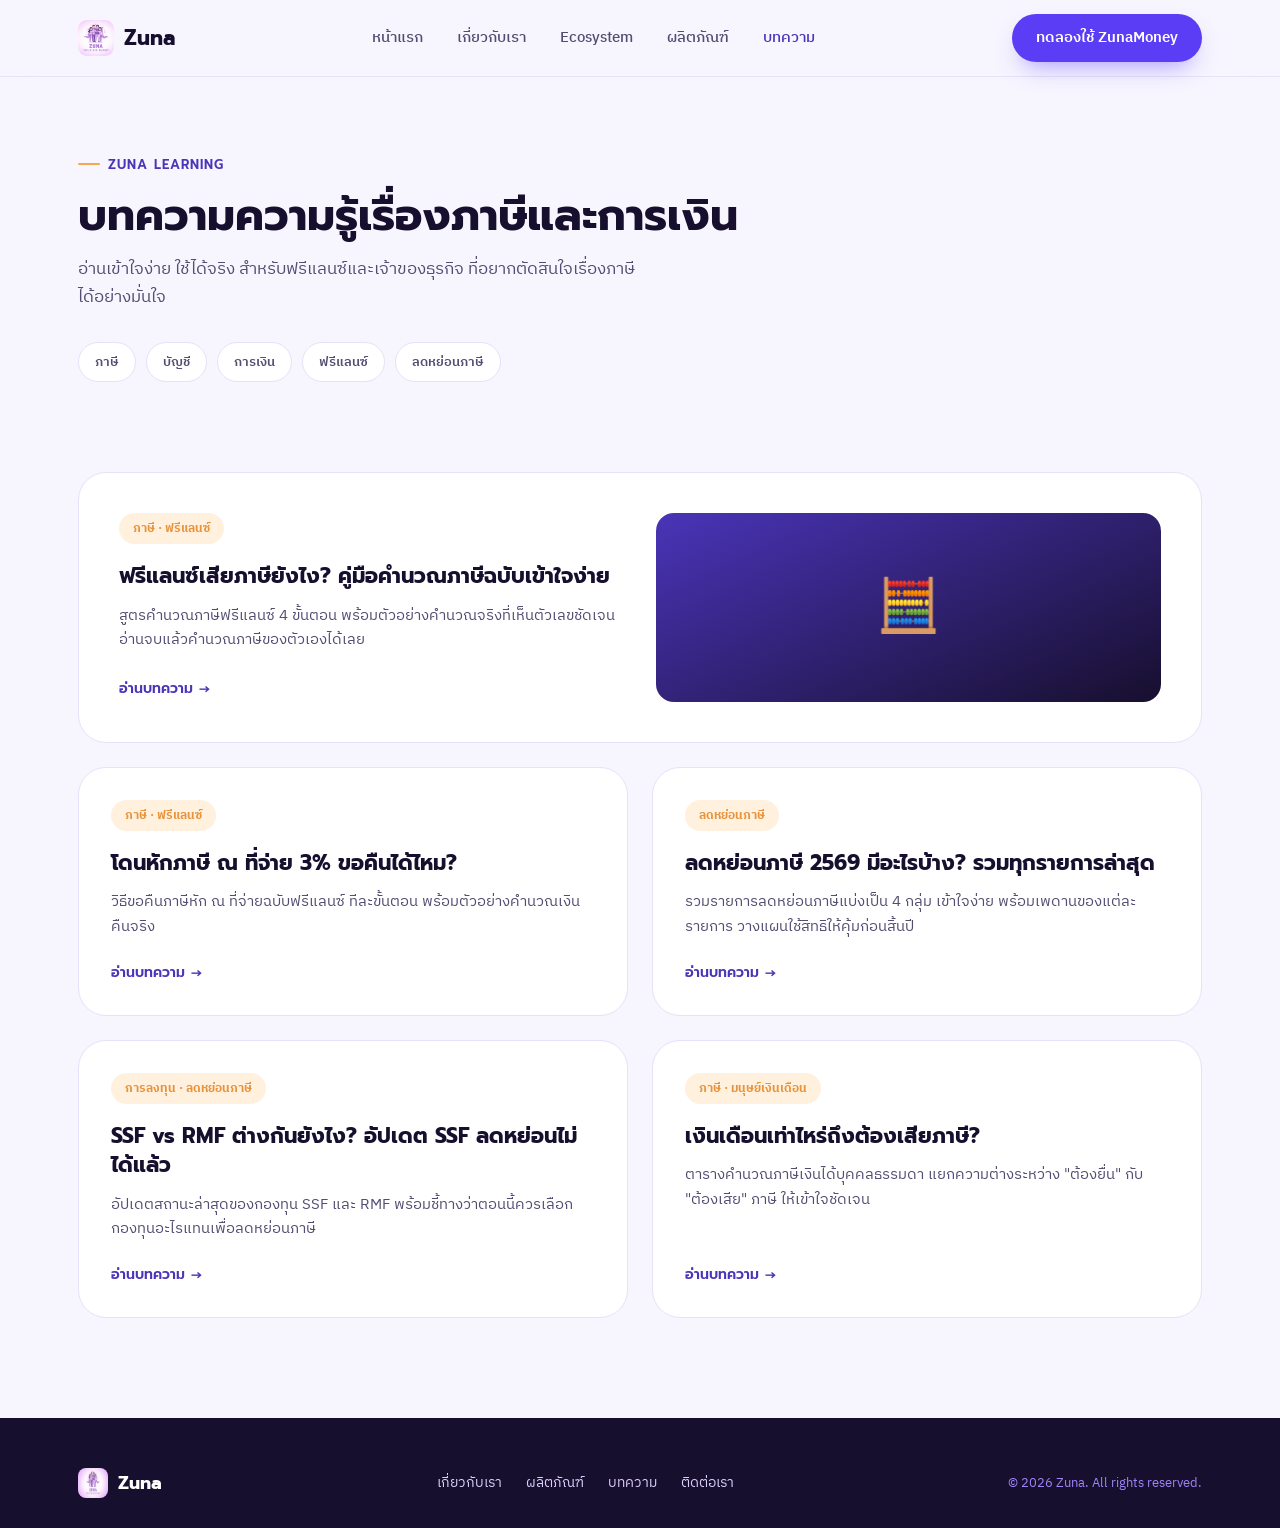
<file: blog.html>
<!DOCTYPE html>
<html lang="th">
<head>
<meta charset="UTF-8">
<meta name="viewport" content="width=device-width, initial-scale=1.0">
<title>บทความความรู้ | Zuna Blog</title>
<meta name="description" content="ความรู้เรื่องภาษี บัญชี และการเงิน สำหรับฟรีแลนซ์และเจ้าของธุรกิจ อ่านเข้าใจง่าย จาก Zuna">
<link rel="preconnect" href="https://fonts.googleapis.com">
<link rel="preconnect" href="https://fonts.gstatic.com" crossorigin>
<link href="https://fonts.googleapis.com/css2?family=Prompt:wght@500;600;700;800&family=IBM+Plex+Sans+Thai:wght@400;500;600;700&display=swap" rel="stylesheet">
<style>
  :root{
    --purple-950:#170F2E; --purple-800:#2C2153; --purple-700:#4A34B8; --purple-600:#5B3DF6;
    --purple-400:#9C86FA; --purple-200:#D9CFFC; --lavender-50:#F7F5FE;
    --amber-500:#F5A84B; --amber-600:#E8923A;
    --ink-800:#241C3D; --ink-600:#544C72; --ink-400:#8A81A6;
    --white:#FFFFFF; --line:#E7E1FA;
    --shadow: 0 20px 50px -20px rgba(44,33,83,0.25);
    --radius-lg: 28px; --radius-md: 18px; --radius-sm: 12px;
    --font-display:'Prompt', 'IBM Plex Sans Thai', sans-serif;
    --font-body:'IBM Plex Sans Thai', 'Prompt', sans-serif;
    --ease: cubic-bezier(.16,.8,.3,1);
  }
  *{box-sizing:border-box; margin:0; padding:0;}
  html{scroll-behavior:smooth;}
  body{font-family:var(--font-body); color:var(--ink-800); background:var(--lavender-50); -webkit-font-smoothing:antialiased;}
  img{max-width:100%; display:block;}
  a{color:inherit; text-decoration:none;}
  ul{list-style:none;}
  h1,h2,h3{font-family:var(--font-display); font-weight:700; color:var(--purple-950);}
  .container{width:100%; max-width:1180px; margin:0 auto; padding:0 28px;}

  header.nav{position:sticky; top:0; z-index:100; background:rgba(247,245,254,0.9); backdrop-filter:blur(14px); border-bottom:1px solid var(--line);}
  .nav-inner{display:flex; align-items:center; justify-content:space-between; height:76px;}
  .brand{display:flex; align-items:center; gap:10px; font-family:var(--font-display); font-weight:700; font-size:21px; color:var(--purple-950);}
  .brand img{width:36px; height:36px; border-radius:9px; object-fit:cover;}
  nav.links{display:flex; align-items:center; gap:34px;}
  nav.links a{font-size:14.5px; font-weight:500; color:var(--ink-600); transition:color .2s;}
  nav.links a:hover, nav.links a.active{color:var(--purple-700);}
  .btn{display:inline-flex; align-items:center; justify-content:center; gap:8px; padding:12px 24px; border-radius:100px; font-weight:600; font-size:14.5px; border:none; transition:all .25s var(--ease);}
  .btn-primary{background:var(--purple-600); color:var(--white); box-shadow:0 12px 24px -10px rgba(91,61,246,0.55);}
  .btn-primary:hover{transform:translateY(-2px); background:var(--purple-700);}

  .hero{padding:70px 0 50px;}
  .eyebrow{display:inline-flex; align-items:center; gap:8px; font-family:var(--font-display); font-weight:600; font-size:13px; letter-spacing:.08em; text-transform:uppercase; color:var(--purple-700); margin-bottom:16px;}
  .eyebrow::before{content:''; width:22px; height:2px; background:var(--amber-500); border-radius:2px;}
  .hero h1{font-size:clamp(30px,4vw,44px); line-height:1.2; margin-bottom:14px;}
  .hero p{font-size:16.5px; color:var(--ink-600); max-width:560px; line-height:1.7;}

  .tag-row{display:flex; gap:10px; flex-wrap:wrap; margin:30px 0 10px;}
  .tag-pill{background:var(--white); border:1px solid var(--line); padding:8px 16px; border-radius:100px; font-size:13px; font-weight:600; color:var(--ink-600);}

  .article-grid{display:grid; grid-template-columns:repeat(2,1fr); gap:24px; padding:30px 0 100px;}
  .article-card{background:var(--white); border:1px solid var(--line); border-radius:var(--radius-lg); padding:32px; display:flex; flex-direction:column; transition:transform .3s var(--ease), box-shadow .3s var(--ease);}
  .article-card:hover{transform:translateY(-4px); box-shadow:var(--shadow);}
  .article-card .cat{display:inline-flex; align-self:flex-start; background:#FFF1DE; color:var(--amber-600); font-weight:700; font-size:12px; padding:6px 14px; border-radius:100px; margin-bottom:18px;}
  .article-card h2{font-size:21px; line-height:1.4; margin-bottom:12px;}
  .article-card p{font-size:14.5px; color:var(--ink-600); line-height:1.7; margin-bottom:22px; flex:1;}
  .article-card .read-more{font-family:var(--font-display); font-weight:600; font-size:14px; color:var(--purple-700); display:inline-flex; align-items:center; gap:6px;}
  .article-card .read-more span{transition:transform .25s var(--ease);}
  .article-card:hover .read-more span{transform:translateX(4px);}
  .article-card.featured{grid-column:1 / -1; display:grid; grid-template-columns:1fr 1fr; gap:32px; align-items:center; padding:40px;}
  .article-card.featured .visual{background:linear-gradient(155deg, var(--purple-700), var(--purple-950)); border-radius:var(--radius-md); height:100%; min-height:180px; display:flex; align-items:center; justify-content:center; font-size:52px;}

  footer{background:var(--purple-950); color:var(--purple-200); padding:50px 0 30px;}
  .footer-inner{display:flex; justify-content:space-between; align-items:center; flex-wrap:wrap; gap:16px;}
  .footer-brand{display:flex; align-items:center; gap:10px; font-family:var(--font-display); font-weight:700; font-size:18px; color:var(--white);}
  .footer-brand img{width:30px; height:30px; border-radius:8px;}
  footer a{font-size:14px; color:var(--purple-200);}
  footer a:hover{color:var(--white);}
  .footer-links{display:flex; gap:24px; flex-wrap:wrap;}

  @media (max-width:820px){
    nav.links{display:none;}
    .article-grid{grid-template-columns:1fr;}
    .article-card.featured{grid-template-columns:1fr;}
  }
</style>
</head>
<body>

<header class="nav">
  <div class="container nav-inner">
    <a href="index.html" class="brand"><img src="zuna-logo.jpg" alt="Zuna logo"><span>Zuna</span></a>
    <nav class="links">
      <a href="index.html">หน้าแรก</a>
      <a href="index.html#about">เกี่ยวกับเรา</a>
      <a href="index.html#ecosystem">Ecosystem</a>
      <a href="index.html#products">ผลิตภัณฑ์</a>
      <a href="blog.html" class="active">บทความ</a>
    </nav>
    <a href="index.html#products" class="btn btn-primary">ทดลองใช้ ZunaMoney</a>
  </div>
</header>

<section class="hero">
  <div class="container">
    <div class="eyebrow">Zuna Learning</div>
    <h1>บทความความรู้เรื่องภาษีและการเงิน</h1>
    <p>อ่านเข้าใจง่าย ใช้ได้จริง สำหรับฟรีแลนซ์และเจ้าของธุรกิจ ที่อยากตัดสินใจเรื่องภาษีได้อย่างมั่นใจ</p>
    <div class="tag-row">
      <span class="tag-pill">ภาษี</span>
      <span class="tag-pill">บัญชี</span>
      <span class="tag-pill">การเงิน</span>
      <span class="tag-pill">ฟรีแลนซ์</span>
      <span class="tag-pill">ลดหย่อนภาษี</span>
    </div>
  </div>
</section>

<section>
  <div class="container">
    <div class="article-grid">

      <a href="articles/freelance-tax-guide.html" class="article-card featured">
        <div>
          <span class="cat">ภาษี · ฟรีแลนซ์</span>
          <h2>ฟรีแลนซ์เสียภาษียังไง? คู่มือคำนวณภาษีฉบับเข้าใจง่าย</h2>
          <p>สูตรคำนวณภาษีฟรีแลนซ์ 4 ขั้นตอน พร้อมตัวอย่างคำนวณจริงที่เห็นตัวเลขชัดเจน อ่านจบแล้วคำนวณภาษีของตัวเองได้เลย</p>
          <span class="read-more">อ่านบทความ <span>→</span></span>
        </div>
        <div class="visual">🧮</div>
      </a>

      <a href="articles/tax-refund-withholding.html" class="article-card">
        <span class="cat">ภาษี · ฟรีแลนซ์</span>
        <h2>โดนหักภาษี ณ ที่จ่าย 3% ขอคืนได้ไหม?</h2>
        <p>วิธีขอคืนภาษีหัก ณ ที่จ่ายฉบับฟรีแลนซ์ ทีละขั้นตอน พร้อมตัวอย่างคำนวณเงินคืนจริง</p>
        <span class="read-more">อ่านบทความ <span>→</span></span>
      </a>

      <a href="articles/tax-deductions-2569.html" class="article-card">
        <span class="cat">ลดหย่อนภาษี</span>
        <h2>ลดหย่อนภาษี 2569 มีอะไรบ้าง? รวมทุกรายการล่าสุด</h2>
        <p>รวมรายการลดหย่อนภาษีแบ่งเป็น 4 กลุ่ม เข้าใจง่าย พร้อมเพดานของแต่ละรายการ วางแผนใช้สิทธิให้คุ้มก่อนสิ้นปี</p>
        <span class="read-more">อ่านบทความ <span>→</span></span>
      </a>

      <a href="articles/ssf-vs-rmf.html" class="article-card">
        <span class="cat">การลงทุน · ลดหย่อนภาษี</span>
        <h2>SSF vs RMF ต่างกันยังไง? อัปเดต SSF ลดหย่อนไม่ได้แล้ว</h2>
        <p>อัปเดตสถานะล่าสุดของกองทุน SSF และ RMF พร้อมชี้ทางว่าตอนนี้ควรเลือกกองทุนอะไรแทนเพื่อลดหย่อนภาษี</p>
        <span class="read-more">อ่านบทความ <span>→</span></span>
      </a>

      <a href="articles/salary-tax-threshold.html" class="article-card">
        <span class="cat">ภาษี · มนุษย์เงินเดือน</span>
        <h2>เงินเดือนเท่าไหร่ถึงต้องเสียภาษี?</h2>
        <p>ตารางคำนวณภาษีเงินได้บุคคลธรรมดา แยกความต่างระหว่าง "ต้องยื่น" กับ "ต้องเสีย" ภาษี ให้เข้าใจชัดเจน</p>
        <span class="read-more">อ่านบทความ <span>→</span></span>
      </a>

    </div>
  </div>
</section>

<footer>
  <div class="container footer-inner">
    <a href="index.html" class="footer-brand"><img src="zuna-logo.jpg" alt="Zuna logo"><span>Zuna</span></a>
    <div class="footer-links">
      <a href="index.html#about">เกี่ยวกับเรา</a>
      <a href="index.html#products">ผลิตภัณฑ์</a>
      <a href="blog.html">บทความ</a>
      <a href="index.html#contact">ติดต่อเรา</a>
    </div>
    <span style="font-size:13px; color:var(--purple-400)">© 2026 Zuna. All rights reserved.</span>
  </div>
</footer>

</body>
</html>
</file>
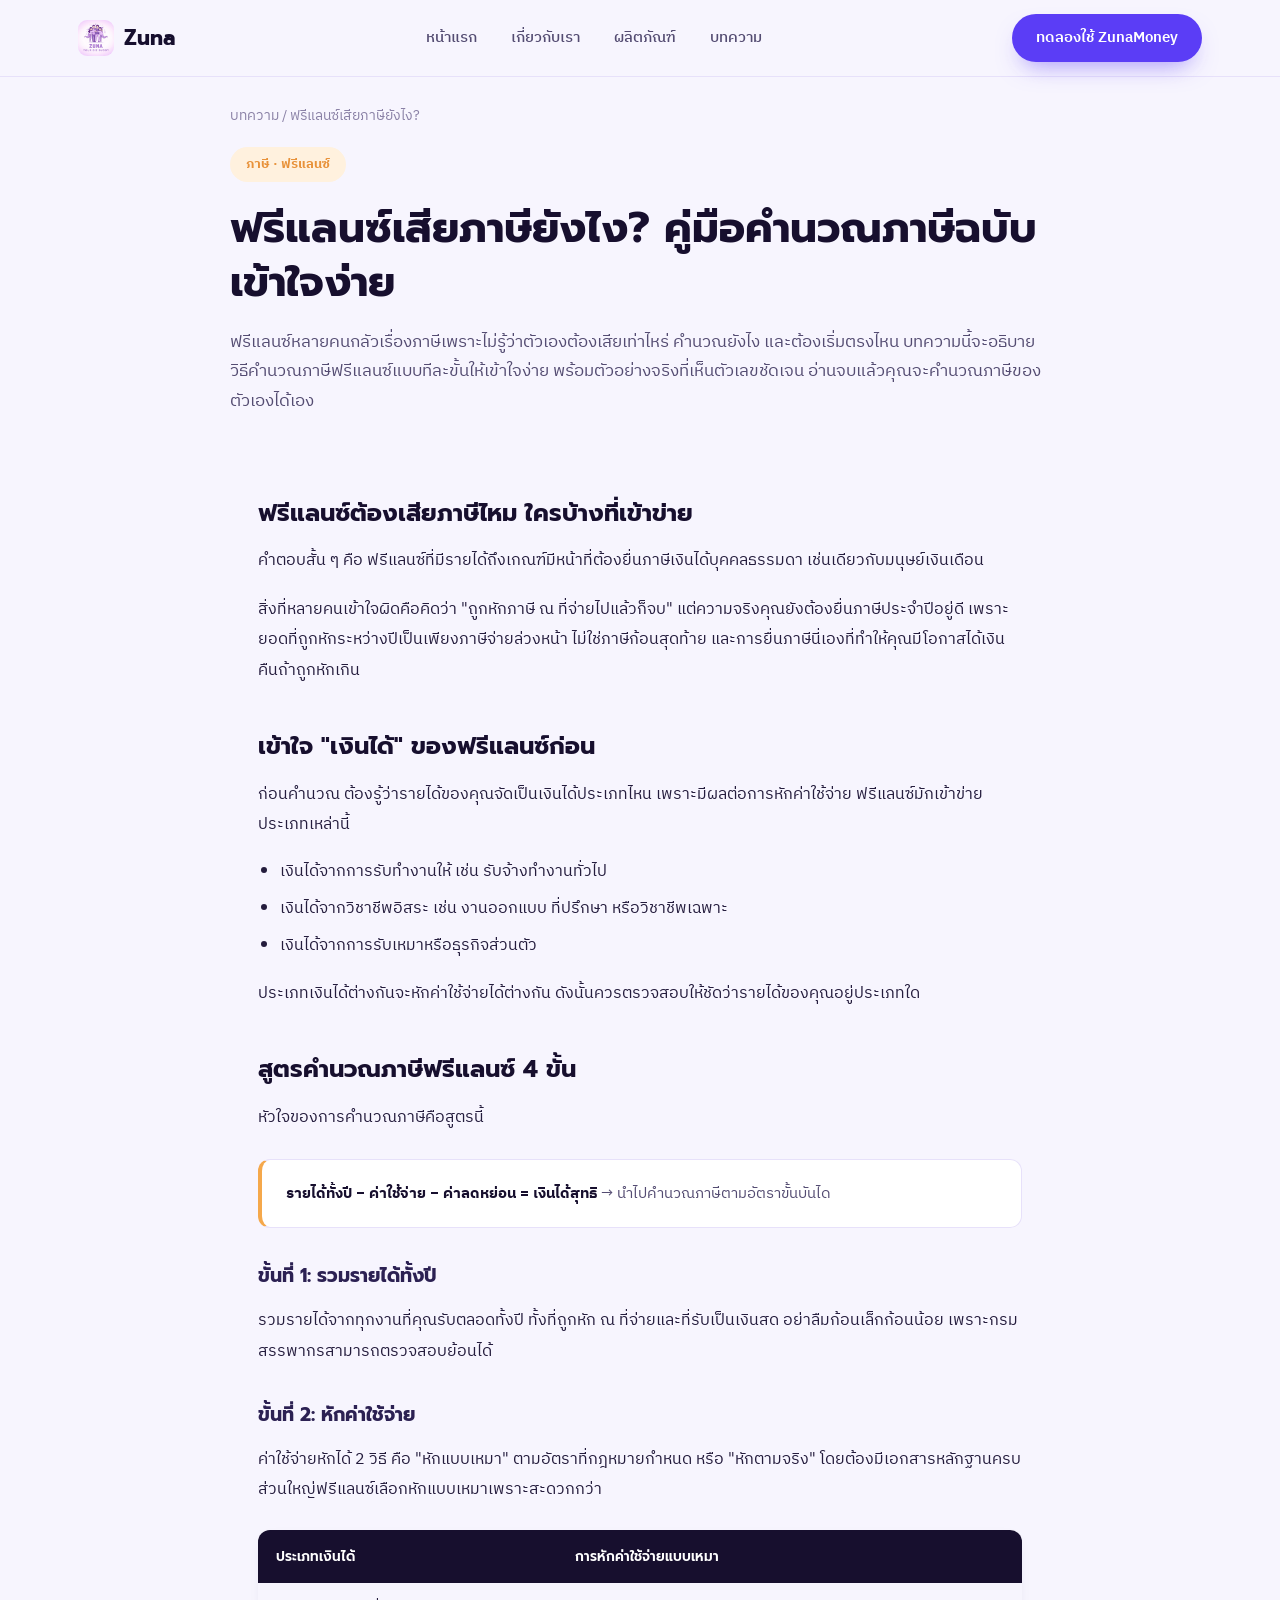
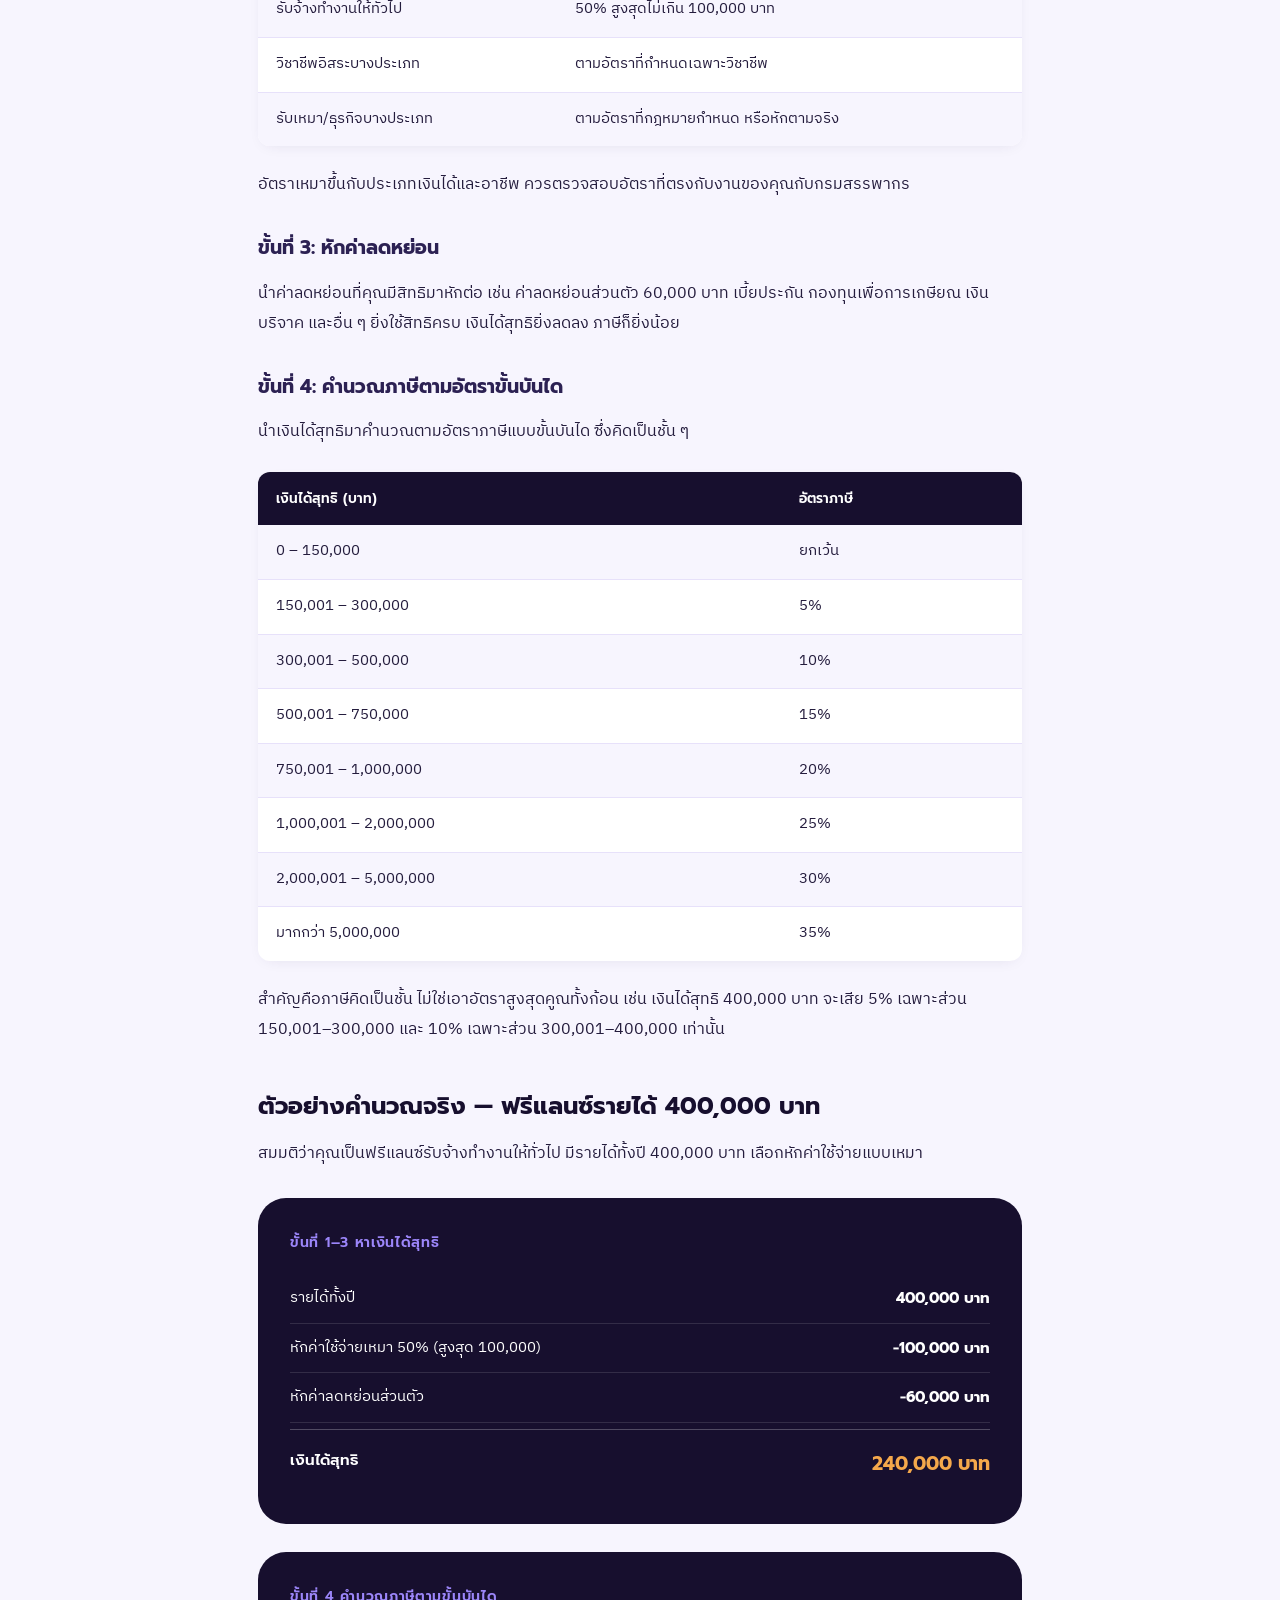
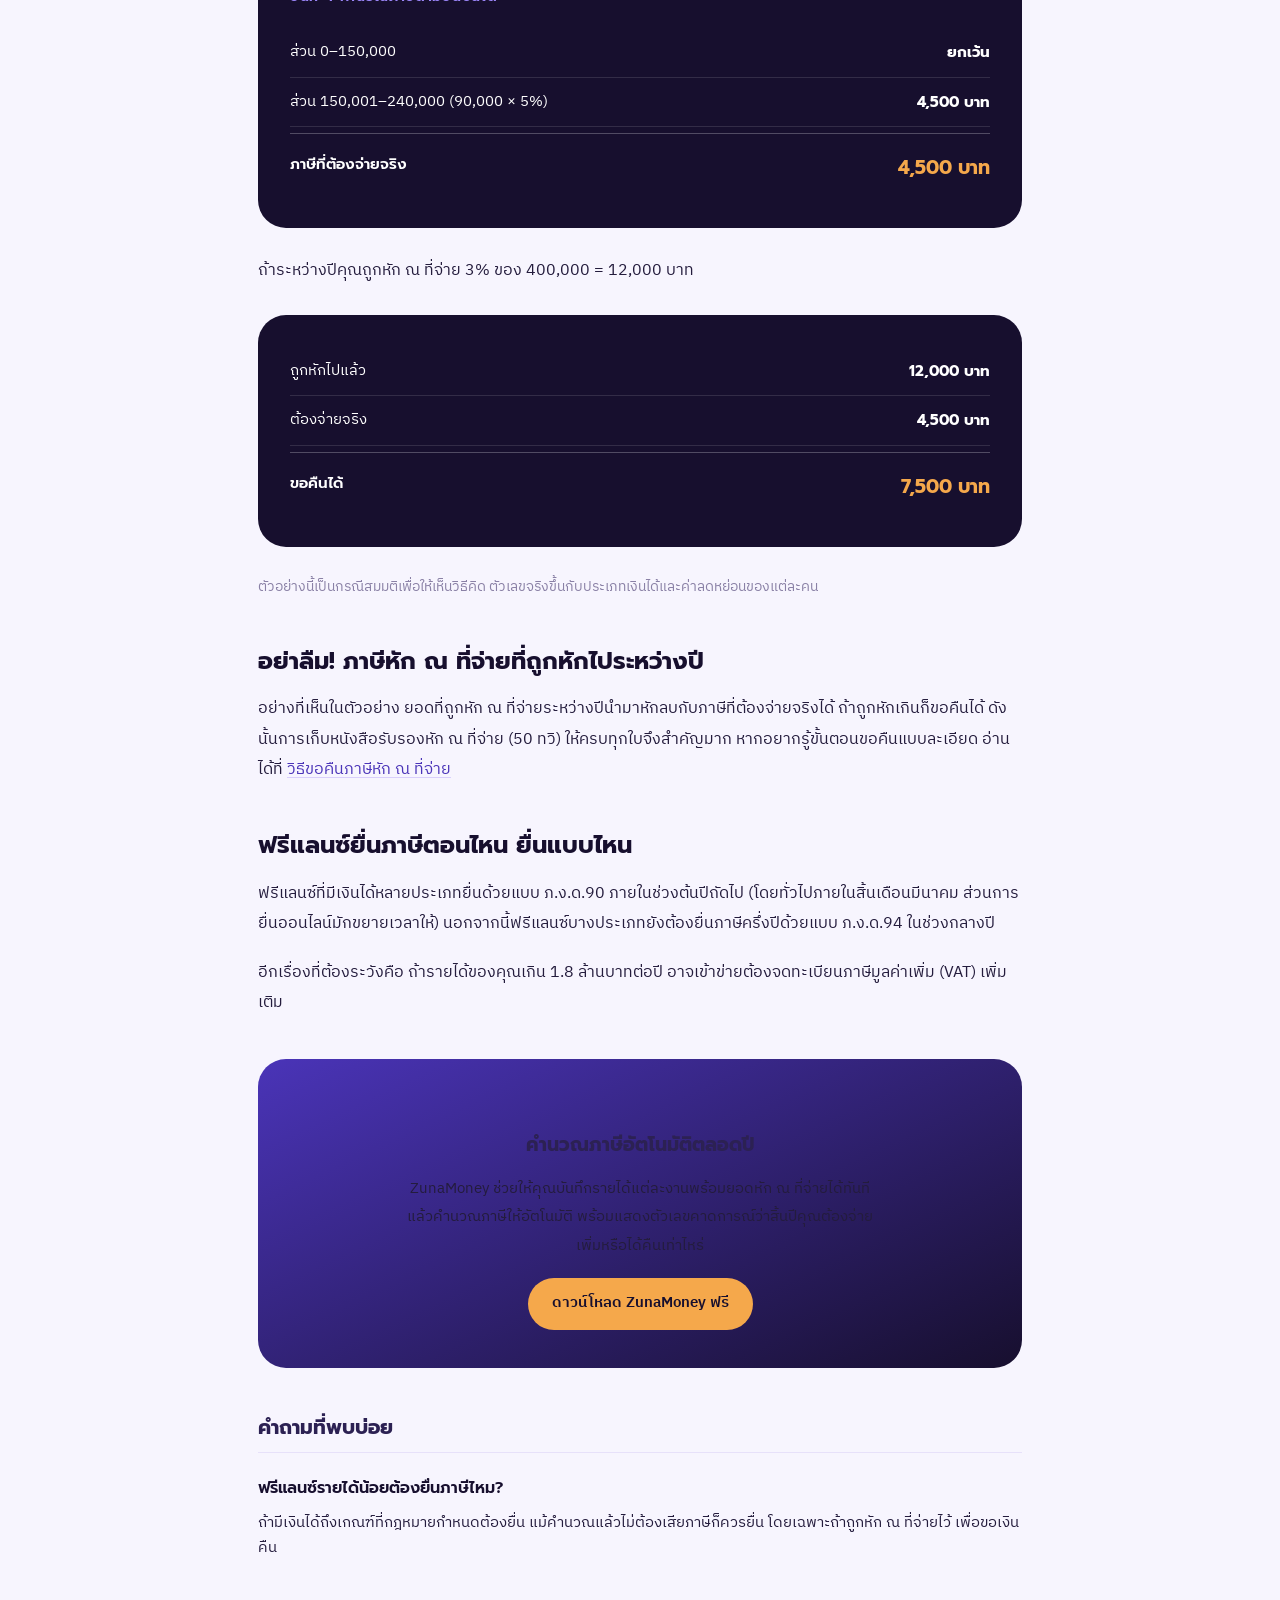
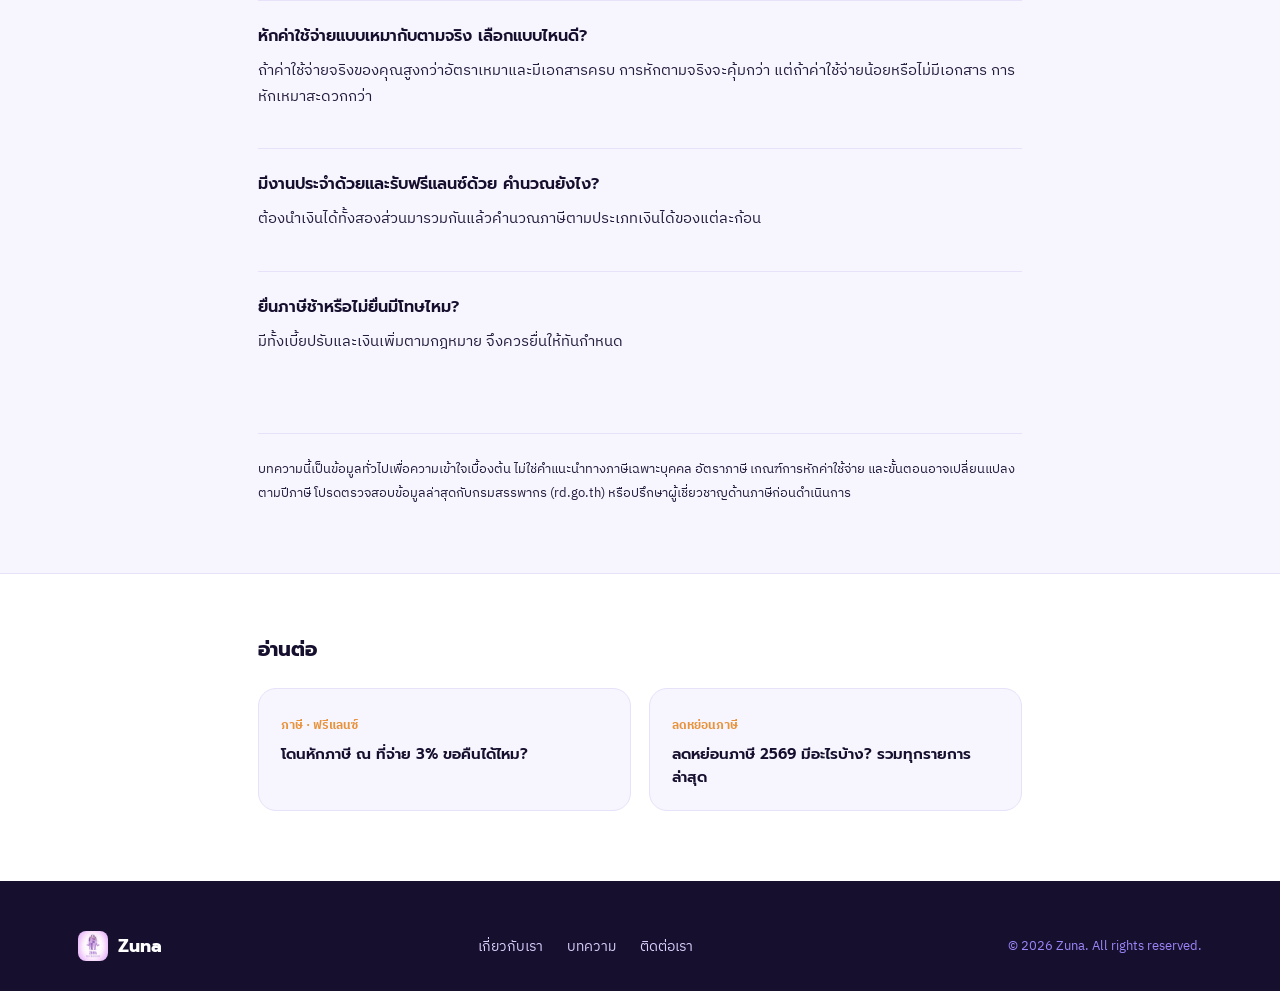
<file: articles/freelance-tax-guide.html>
<!DOCTYPE html>
<html lang="th">
<head>
<meta charset="UTF-8">
<meta name="viewport" content="width=device-width, initial-scale=1.0">
<title>ฟรีแลนซ์เสียภาษียังไง? คู่มือคำนวณภาษีฉบับเข้าใจง่าย | Zuna</title>
<meta name="description" content="วิธีคำนวณภาษีฟรีแลนซ์แบบทีละขั้นให้เข้าใจง่าย พร้อมตัวอย่างจริงที่เห็นตัวเลขชัดเจน">
<link rel="preconnect" href="https://fonts.googleapis.com">
<link rel="preconnect" href="https://fonts.gstatic.com" crossorigin>
<link href="https://fonts.googleapis.com/css2?family=Prompt:wght@500;600;700;800&family=IBM+Plex+Sans+Thai:wght@400;500;600;700&display=swap" rel="stylesheet">
<link rel="stylesheet" href="../css/article.css">
</head>
<body>

<header class="nav">
  <div class="nav-inner">
    <a href="../index.html" class="brand"><img src="../zuna-logo.jpg" alt="Zuna logo"><span>Zuna</span></a>
    <nav class="links">
      <a href="../index.html">หน้าแรก</a>
      <a href="../index.html#about">เกี่ยวกับเรา</a>
      <a href="../index.html#products">ผลิตภัณฑ์</a>
      <a href="../blog.html">บทความ</a>
    </nav>
    <a href="../index.html#products" class="btn btn-primary">ทดลองใช้ ZunaMoney</a>
  </div>
</header>

<div class="crumb container"><a href="../blog.html">บทความ</a> / ฟรีแลนซ์เสียภาษียังไง?</div>

<div class="art-header container">
  <span class="cat">ภาษี · ฟรีแลนซ์</span>
  <h1>ฟรีแลนซ์เสียภาษียังไง? คู่มือคำนวณภาษีฉบับเข้าใจง่าย</h1>
  <p class="lead">ฟรีแลนซ์หลายคนกลัวเรื่องภาษีเพราะไม่รู้ว่าตัวเองต้องเสียเท่าไหร่ คำนวณยังไง และต้องเริ่มตรงไหน บทความนี้จะอธิบายวิธีคำนวณภาษีฟรีแลนซ์แบบทีละขั้นให้เข้าใจง่าย พร้อมตัวอย่างจริงที่เห็นตัวเลขชัดเจน อ่านจบแล้วคุณจะคำนวณภาษีของตัวเองได้เอง</p>
</div>

<article class="body container">

  <h2>ฟรีแลนซ์ต้องเสียภาษีไหม ใครบ้างที่เข้าข่าย</h2>
  <p>คำตอบสั้น ๆ คือ ฟรีแลนซ์ที่มีรายได้ถึงเกณฑ์มีหน้าที่ต้องยื่นภาษีเงินได้บุคคลธรรมดา เช่นเดียวกับมนุษย์เงินเดือน</p>
  <p>สิ่งที่หลายคนเข้าใจผิดคือคิดว่า "ถูกหักภาษี ณ ที่จ่ายไปแล้วก็จบ" แต่ความจริงคุณยังต้องยื่นภาษีประจำปีอยู่ดี เพราะยอดที่ถูกหักระหว่างปีเป็นเพียงภาษีจ่ายล่วงหน้า ไม่ใช่ภาษีก้อนสุดท้าย และการยื่นภาษีนี่เองที่ทำให้คุณมีโอกาสได้เงินคืนถ้าถูกหักเกิน</p>

  <h2>เข้าใจ "เงินได้" ของฟรีแลนซ์ก่อน</h2>
  <p>ก่อนคำนวณ ต้องรู้ว่ารายได้ของคุณจัดเป็นเงินได้ประเภทไหน เพราะมีผลต่อการหักค่าใช้จ่าย ฟรีแลนซ์มักเข้าข่ายประเภทเหล่านี้</p>
  <ul>
    <li>เงินได้จากการรับทำงานให้ เช่น รับจ้างทำงานทั่วไป</li>
    <li>เงินได้จากวิชาชีพอิสระ เช่น งานออกแบบ ที่ปรึกษา หรือวิชาชีพเฉพาะ</li>
    <li>เงินได้จากการรับเหมาหรือธุรกิจส่วนตัว</li>
  </ul>
  <p>ประเภทเงินได้ต่างกันจะหักค่าใช้จ่ายได้ต่างกัน ดังนั้นควรตรวจสอบให้ชัดว่ารายได้ของคุณอยู่ประเภทใด</p>

  <h2>สูตรคำนวณภาษีฟรีแลนซ์ 4 ขั้น</h2>
  <p>หัวใจของการคำนวณภาษีคือสูตรนี้</p>
  <div class="callout"><strong>รายได้ทั้งปี − ค่าใช้จ่าย − ค่าลดหย่อน = เงินได้สุทธิ</strong> → นำไปคำนวณภาษีตามอัตราขั้นบันได</div>

  <h3>ขั้นที่ 1: รวมรายได้ทั้งปี</h3>
  <p>รวมรายได้จากทุกงานที่คุณรับตลอดทั้งปี ทั้งที่ถูกหัก ณ ที่จ่ายและที่รับเป็นเงินสด อย่าลืมก้อนเล็กก้อนน้อย เพราะกรมสรรพากรสามารถตรวจสอบย้อนได้</p>

  <h3>ขั้นที่ 2: หักค่าใช้จ่าย</h3>
  <p>ค่าใช้จ่ายหักได้ 2 วิธี คือ "หักแบบเหมา" ตามอัตราที่กฎหมายกำหนด หรือ "หักตามจริง" โดยต้องมีเอกสารหลักฐานครบ ส่วนใหญ่ฟรีแลนซ์เลือกหักแบบเหมาเพราะสะดวกกว่า</p>

  <table class="data">
    <tr><th>ประเภทเงินได้</th><th>การหักค่าใช้จ่ายแบบเหมา</th></tr>
    <tr><td>รับจ้างทำงานให้ทั่วไป</td><td>50% สูงสุดไม่เกิน 100,000 บาท</td></tr>
    <tr><td>วิชาชีพอิสระบางประเภท</td><td>ตามอัตราที่กำหนดเฉพาะวิชาชีพ</td></tr>
    <tr><td>รับเหมา/ธุรกิจบางประเภท</td><td>ตามอัตราที่กฎหมายกำหนด หรือหักตามจริง</td></tr>
  </table>
  <p>อัตราเหมาขึ้นกับประเภทเงินได้และอาชีพ ควรตรวจสอบอัตราที่ตรงกับงานของคุณกับกรมสรรพากร</p>

  <h3>ขั้นที่ 3: หักค่าลดหย่อน</h3>
  <p>นำค่าลดหย่อนที่คุณมีสิทธิมาหักต่อ เช่น ค่าลดหย่อนส่วนตัว 60,000 บาท เบี้ยประกัน กองทุนเพื่อการเกษียณ เงินบริจาค และอื่น ๆ ยิ่งใช้สิทธิครบ เงินได้สุทธิยิ่งลดลง ภาษีก็ยิ่งน้อย</p>

  <h3>ขั้นที่ 4: คำนวณภาษีตามอัตราขั้นบันได</h3>
  <p>นำเงินได้สุทธิมาคำนวณตามอัตราภาษีแบบขั้นบันได ซึ่งคิดเป็นชั้น ๆ</p>

  <table class="data">
    <tr><th>เงินได้สุทธิ (บาท)</th><th>อัตราภาษี</th></tr>
    <tr><td>0 – 150,000</td><td>ยกเว้น</td></tr>
    <tr><td>150,001 – 300,000</td><td>5%</td></tr>
    <tr><td>300,001 – 500,000</td><td>10%</td></tr>
    <tr><td>500,001 – 750,000</td><td>15%</td></tr>
    <tr><td>750,001 – 1,000,000</td><td>20%</td></tr>
    <tr><td>1,000,001 – 2,000,000</td><td>25%</td></tr>
    <tr><td>2,000,001 – 5,000,000</td><td>30%</td></tr>
    <tr><td>มากกว่า 5,000,000</td><td>35%</td></tr>
  </table>
  <p>สำคัญคือภาษีคิดเป็นชั้น ไม่ใช่เอาอัตราสูงสุดคูณทั้งก้อน เช่น เงินได้สุทธิ 400,000 บาท จะเสีย 5% เฉพาะส่วน 150,001–300,000 และ 10% เฉพาะส่วน 300,001–400,000 เท่านั้น</p>

  <h2>ตัวอย่างคำนวณจริง — ฟรีแลนซ์รายได้ 400,000 บาท</h2>
  <p>สมมติว่าคุณเป็นฟรีแลนซ์รับจ้างทำงานให้ทั่วไป มีรายได้ทั้งปี 400,000 บาท เลือกหักค่าใช้จ่ายแบบเหมา</p>

  <div class="calc-box">
    <h4>ขั้นที่ 1–3 หาเงินได้สุทธิ</h4>
    <div class="calc-row"><span>รายได้ทั้งปี</span><span class="val">400,000 บาท</span></div>
    <div class="calc-row"><span>หักค่าใช้จ่ายเหมา 50% (สูงสุด 100,000)</span><span class="val">−100,000 บาท</span></div>
    <div class="calc-row"><span>หักค่าลดหย่อนส่วนตัว</span><span class="val">−60,000 บาท</span></div>
    <div class="calc-row result"><span>เงินได้สุทธิ</span><span class="val">240,000 บาท</span></div>
  </div>

  <div class="calc-box">
    <h4>ขั้นที่ 4 คำนวณภาษีตามขั้นบันได</h4>
    <div class="calc-row"><span>ส่วน 0–150,000</span><span class="val">ยกเว้น</span></div>
    <div class="calc-row"><span>ส่วน 150,001–240,000 (90,000 × 5%)</span><span class="val">4,500 บาท</span></div>
    <div class="calc-row result"><span>ภาษีที่ต้องจ่ายจริง</span><span class="val">4,500 บาท</span></div>
  </div>

  <p>ถ้าระหว่างปีคุณถูกหัก ณ ที่จ่าย 3% ของ 400,000 = 12,000 บาท</p>

  <div class="calc-box">
    <div class="calc-row"><span>ถูกหักไปแล้ว</span><span class="val">12,000 บาท</span></div>
    <div class="calc-row"><span>ต้องจ่ายจริง</span><span class="val">4,500 บาท</span></div>
    <div class="calc-row result"><span>ขอคืนได้</span><span class="val">7,500 บาท</span></div>
  </div>

  <p style="font-size:13.5px; color:var(--ink-400)">ตัวอย่างนี้เป็นกรณีสมมติเพื่อให้เห็นวิธีคิด ตัวเลขจริงขึ้นกับประเภทเงินได้และค่าลดหย่อนของแต่ละคน</p>

  <h2>อย่าลืม! ภาษีหัก ณ ที่จ่ายที่ถูกหักไประหว่างปี</h2>
  <p>อย่างที่เห็นในตัวอย่าง ยอดที่ถูกหัก ณ ที่จ่ายระหว่างปีนำมาหักลบกับภาษีที่ต้องจ่ายจริงได้ ถ้าถูกหักเกินก็ขอคืนได้ ดังนั้นการเก็บหนังสือรับรองหัก ณ ที่จ่าย (50 ทวิ) ให้ครบทุกใบจึงสำคัญมาก หากอยากรู้ขั้นตอนขอคืนแบบละเอียด อ่านได้ที่ <a href="tax-refund-withholding.html">วิธีขอคืนภาษีหัก ณ ที่จ่าย</a></p>

  <h2>ฟรีแลนซ์ยื่นภาษีตอนไหน ยื่นแบบไหน</h2>
  <p>ฟรีแลนซ์ที่มีเงินได้หลายประเภทยื่นด้วยแบบ ภ.ง.ด.90 ภายในช่วงต้นปีถัดไป (โดยทั่วไปภายในสิ้นเดือนมีนาคม ส่วนการยื่นออนไลน์มักขยายเวลาให้) นอกจากนี้ฟรีแลนซ์บางประเภทยังต้องยื่นภาษีครึ่งปีด้วยแบบ ภ.ง.ด.94 ในช่วงกลางปี</p>
  <p>อีกเรื่องที่ต้องระวังคือ ถ้ารายได้ของคุณเกิน 1.8 ล้านบาทต่อปี อาจเข้าข่ายต้องจดทะเบียนภาษีมูลค่าเพิ่ม (VAT) เพิ่มเติม</p>

  <div class="cta-box">
    <h3>คำนวณภาษีอัตโนมัติตลอดปี</h3>
    <p>ZunaMoney ช่วยให้คุณบันทึกรายได้แต่ละงานพร้อมยอดหัก ณ ที่จ่ายได้ทันที แล้วคำนวณภาษีให้อัตโนมัติ พร้อมแสดงตัวเลขคาดการณ์ว่าสิ้นปีคุณต้องจ่ายเพิ่มหรือได้คืนเท่าไหร่</p>
    <a href="../index.html#products" class="btn btn-amber">ดาวน์โหลด ZunaMoney ฟรี</a>
  </div>

  <div class="faq">
    <h3 style="font-size:20px; margin-bottom:6px;">คำถามที่พบบ่อย</h3>
    <div class="faq-item"><h4>ฟรีแลนซ์รายได้น้อยต้องยื่นภาษีไหม?</h4><p>ถ้ามีเงินได้ถึงเกณฑ์ที่กฎหมายกำหนดต้องยื่น แม้คำนวณแล้วไม่ต้องเสียภาษีก็ควรยื่น โดยเฉพาะถ้าถูกหัก ณ ที่จ่ายไว้ เพื่อขอเงินคืน</p></div>
    <div class="faq-item"><h4>หักค่าใช้จ่ายแบบเหมากับตามจริง เลือกแบบไหนดี?</h4><p>ถ้าค่าใช้จ่ายจริงของคุณสูงกว่าอัตราเหมาและมีเอกสารครบ การหักตามจริงจะคุ้มกว่า แต่ถ้าค่าใช้จ่ายน้อยหรือไม่มีเอกสาร การหักเหมาสะดวกกว่า</p></div>
    <div class="faq-item"><h4>มีงานประจำด้วยและรับฟรีแลนซ์ด้วย คำนวณยังไง?</h4><p>ต้องนำเงินได้ทั้งสองส่วนมารวมกันแล้วคำนวณภาษีตามประเภทเงินได้ของแต่ละก้อน</p></div>
    <div class="faq-item"><h4>ยื่นภาษีช้าหรือไม่ยื่นมีโทษไหม?</h4><p>มีทั้งเบี้ยปรับและเงินเพิ่มตามกฎหมาย จึงควรยื่นให้ทันกำหนด</p></div>
  </div>

  <p class="disclaimer">บทความนี้เป็นข้อมูลทั่วไปเพื่อความเข้าใจเบื้องต้น ไม่ใช่คำแนะนำทางภาษีเฉพาะบุคคล อัตราภาษี เกณฑ์การหักค่าใช้จ่าย และขั้นตอนอาจเปลี่ยนแปลงตามปีภาษี โปรดตรวจสอบข้อมูลล่าสุดกับกรมสรรพากร (rd.go.th) หรือปรึกษาผู้เชี่ยวชาญด้านภาษีก่อนดำเนินการ</p>

</article>

<section class="related">
  <div class="container">
    <h3>อ่านต่อ</h3>
    <div class="related-grid">
      <a href="tax-refund-withholding.html" class="related-card"><span class="cat2">ภาษี · ฟรีแลนซ์</span><h4>โดนหักภาษี ณ ที่จ่าย 3% ขอคืนได้ไหม?</h4></a>
      <a href="tax-deductions-2569.html" class="related-card"><span class="cat2">ลดหย่อนภาษี</span><h4>ลดหย่อนภาษี 2569 มีอะไรบ้าง? รวมทุกรายการล่าสุด</h4></a>
    </div>
  </div>
</section>

<footer>
  <div class="footer-inner">
    <a href="../index.html" class="footer-brand"><img src="../zuna-logo.jpg" alt="Zuna logo"><span>Zuna</span></a>
    <div class="footer-links">
      <a href="../index.html#about">เกี่ยวกับเรา</a>
      <a href="../blog.html">บทความ</a>
      <a href="../index.html#contact">ติดต่อเรา</a>
    </div>
    <span style="font-size:13px; color:var(--purple-400)">© 2026 Zuna. All rights reserved.</span>
  </div>
</footer>

</body>
</html>
</file>
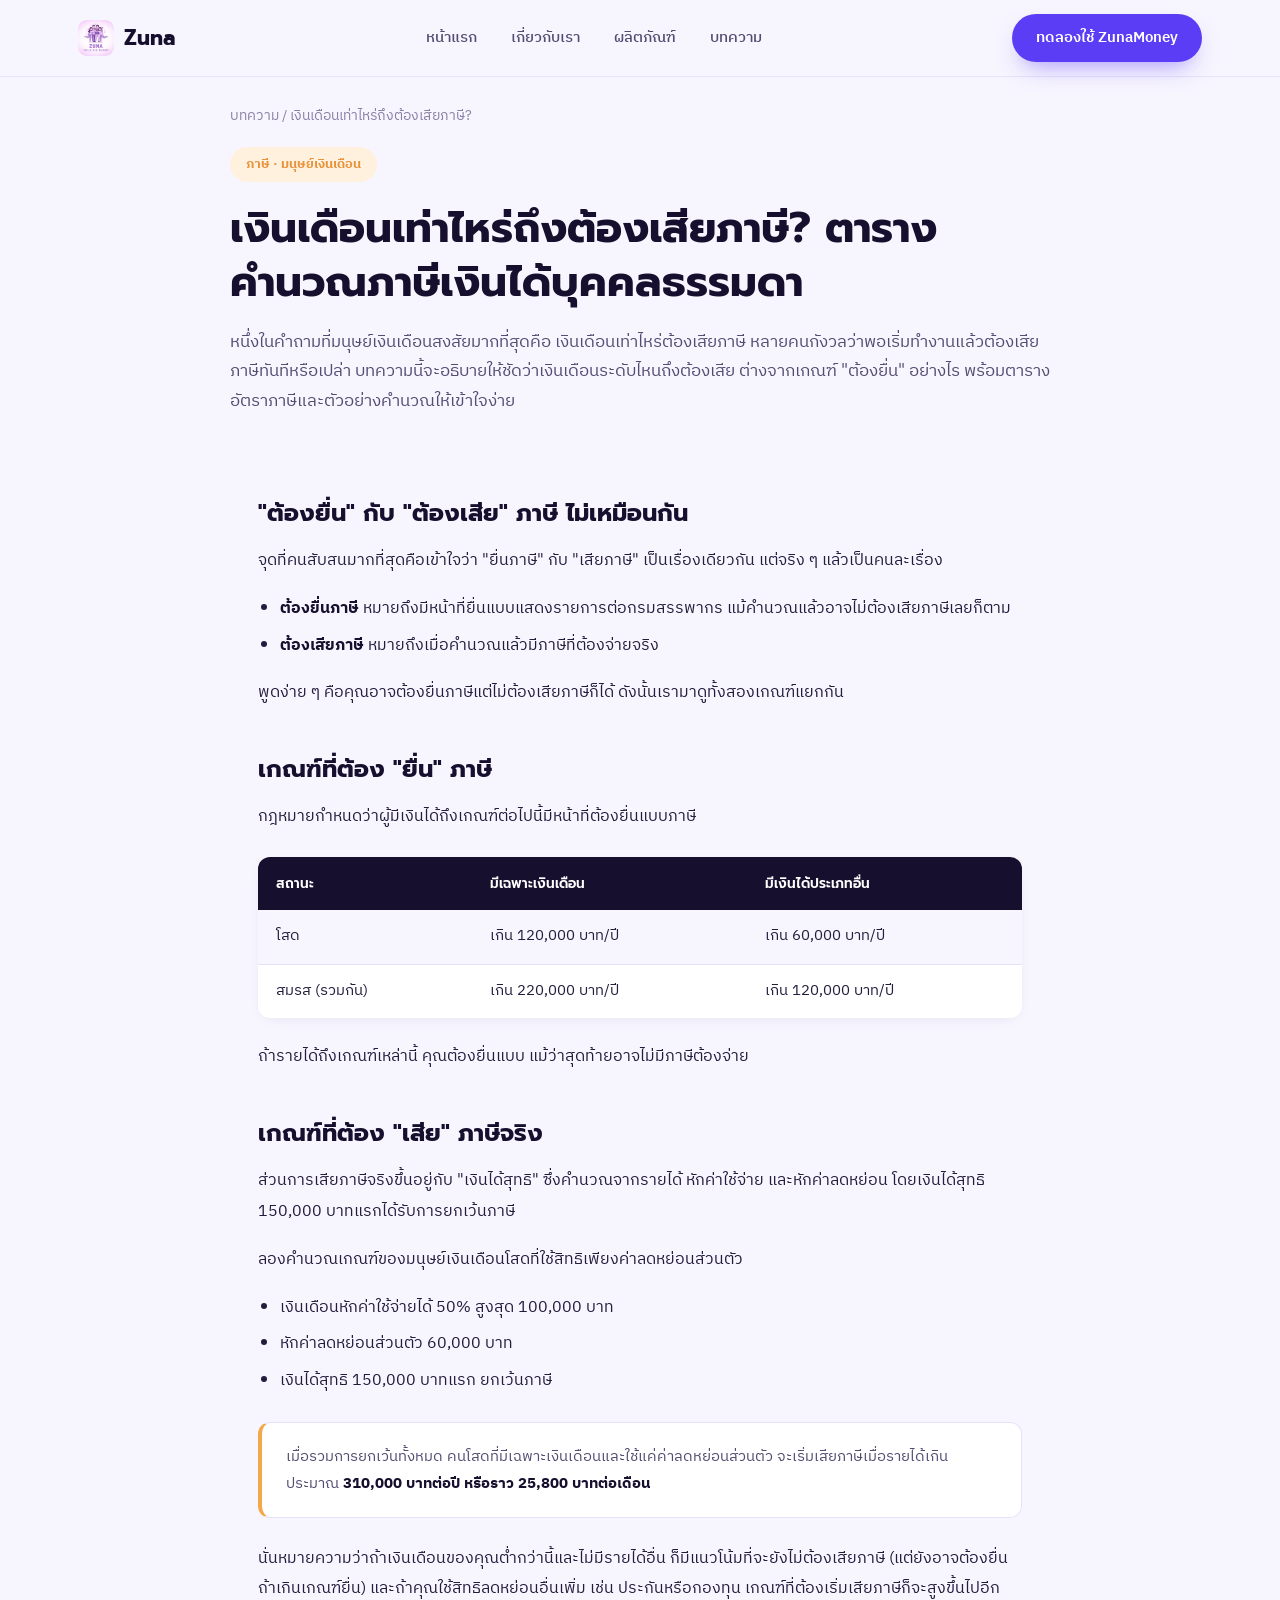
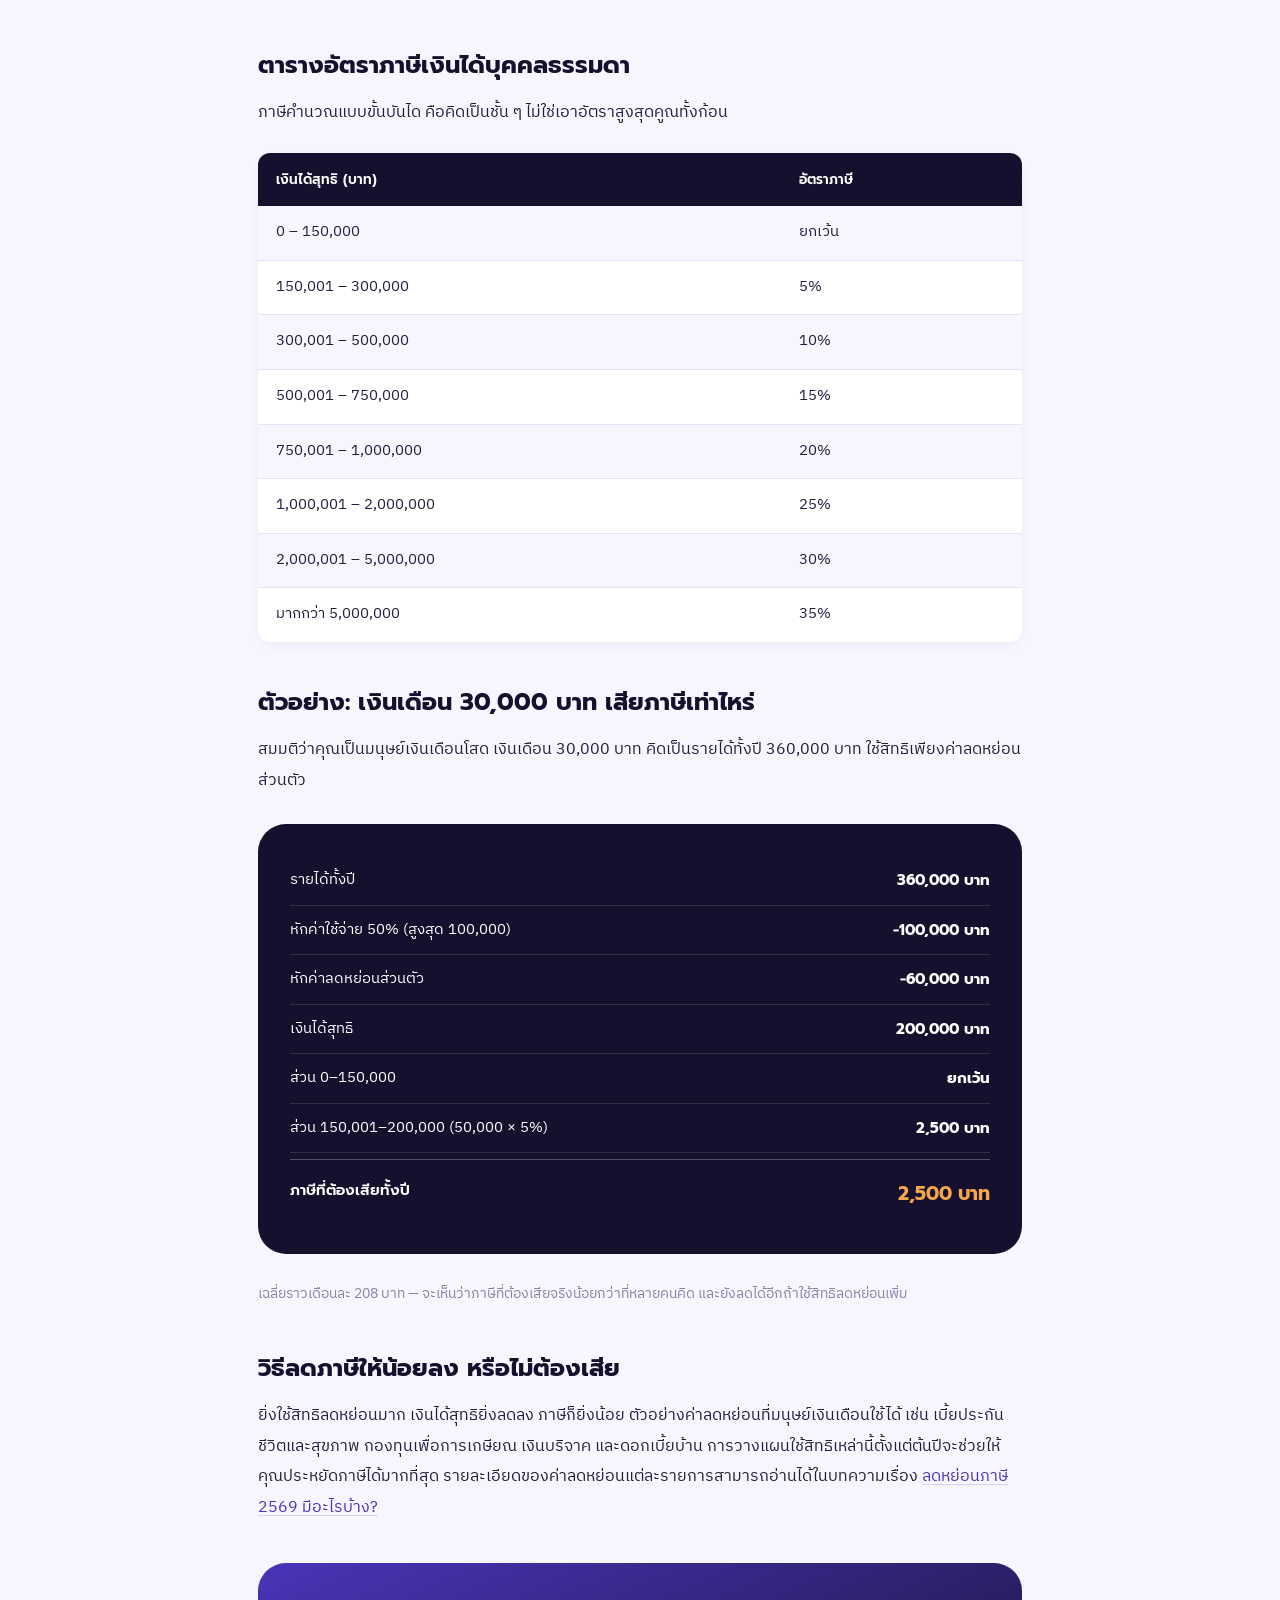
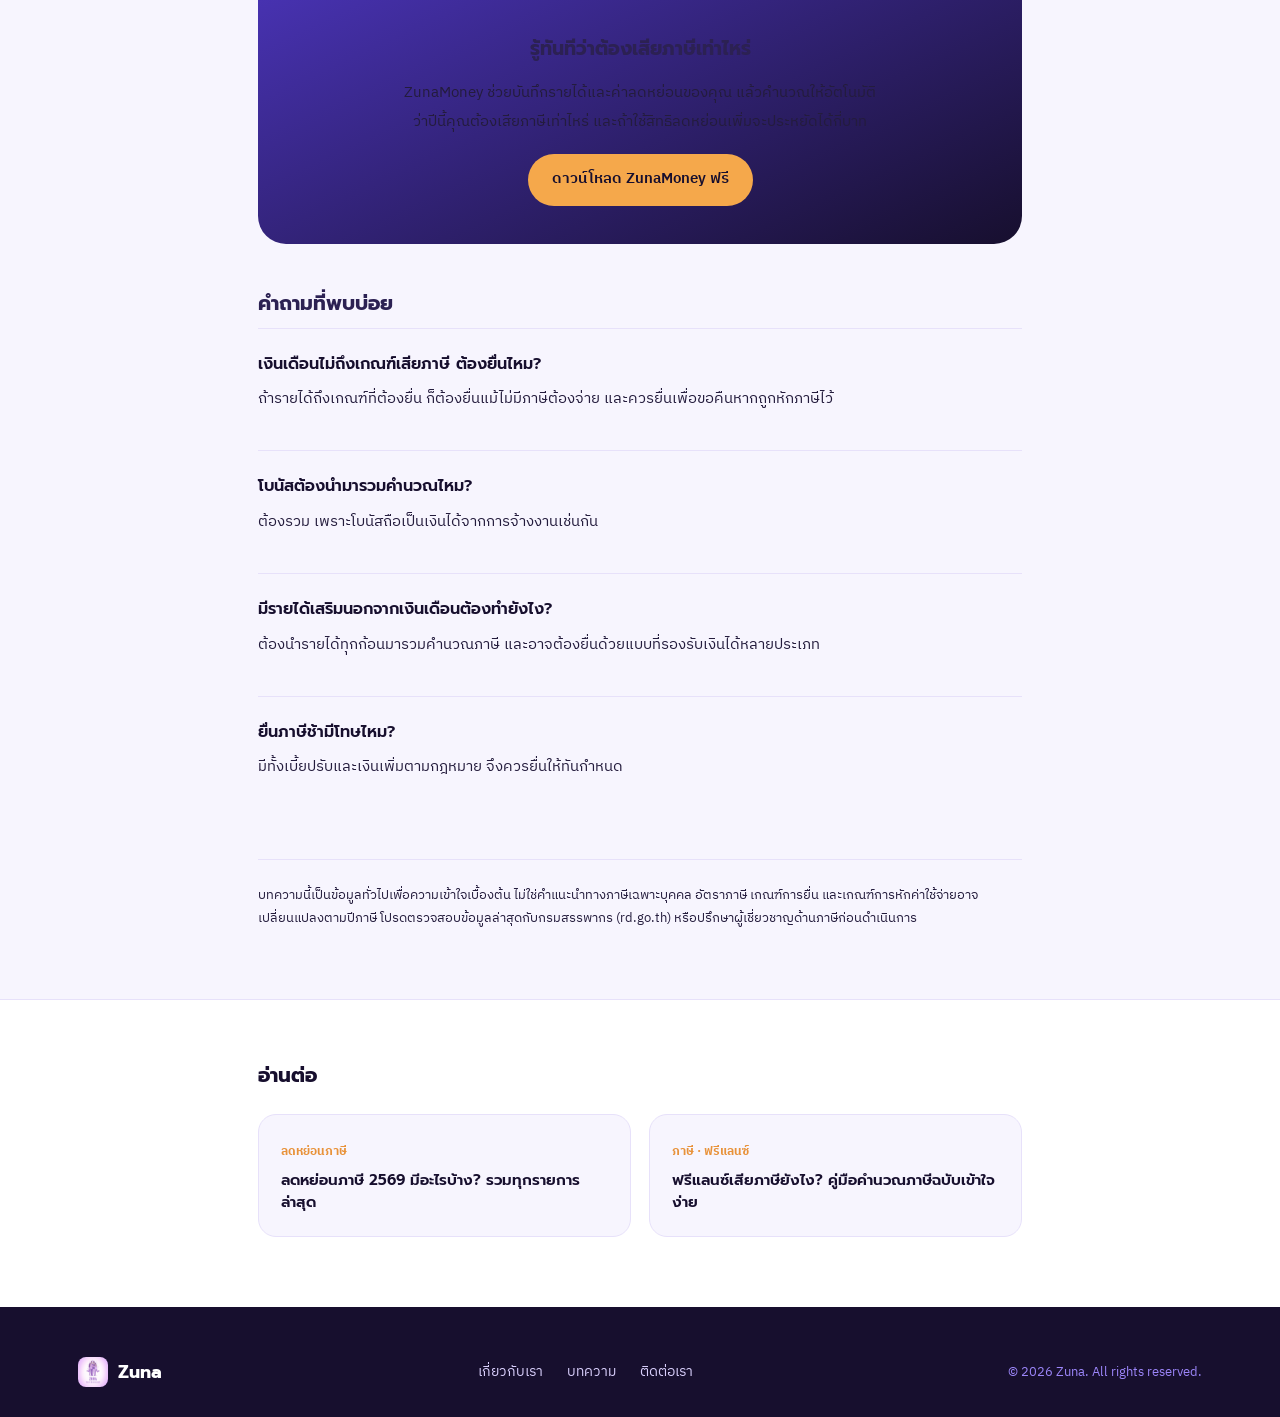
<file: articles/salary-tax-threshold.html>
<!DOCTYPE html>
<html lang="th">
<head>
<meta charset="UTF-8">
<meta name="viewport" content="width=device-width, initial-scale=1.0">
<title>เงินเดือนเท่าไหร่ถึงต้องเสียภาษี? | Zuna</title>
<meta name="description" content="ตารางคำนวณภาษีเงินได้บุคคลธรรมดา แยกความต่างระหว่าง ต้องยื่น กับ ต้องเสีย ภาษี ให้เข้าใจชัดเจน">
<link rel="preconnect" href="https://fonts.googleapis.com">
<link rel="preconnect" href="https://fonts.gstatic.com" crossorigin>
<link href="https://fonts.googleapis.com/css2?family=Prompt:wght@500;600;700;800&family=IBM+Plex+Sans+Thai:wght@400;500;600;700&display=swap" rel="stylesheet">
<link rel="stylesheet" href="../css/article.css">
</head>
<body>

<header class="nav">
  <div class="nav-inner">
    <a href="../index.html" class="brand"><img src="../zuna-logo.jpg" alt="Zuna logo"><span>Zuna</span></a>
    <nav class="links">
      <a href="../index.html">หน้าแรก</a>
      <a href="../index.html#about">เกี่ยวกับเรา</a>
      <a href="../index.html#products">ผลิตภัณฑ์</a>
      <a href="../blog.html">บทความ</a>
    </nav>
    <a href="../index.html#products" class="btn btn-primary">ทดลองใช้ ZunaMoney</a>
  </div>
</header>

<div class="crumb container"><a href="../blog.html">บทความ</a> / เงินเดือนเท่าไหร่ถึงต้องเสียภาษี?</div>

<div class="art-header container">
  <span class="cat">ภาษี · มนุษย์เงินเดือน</span>
  <h1>เงินเดือนเท่าไหร่ถึงต้องเสียภาษี? ตารางคำนวณภาษีเงินได้บุคคลธรรมดา</h1>
  <p class="lead">หนึ่งในคำถามที่มนุษย์เงินเดือนสงสัยมากที่สุดคือ เงินเดือนเท่าไหร่ต้องเสียภาษี หลายคนกังวลว่าพอเริ่มทำงานแล้วต้องเสียภาษีทันทีหรือเปล่า บทความนี้จะอธิบายให้ชัดว่าเงินเดือนระดับไหนถึงต้องเสีย ต่างจากเกณฑ์ "ต้องยื่น" อย่างไร พร้อมตารางอัตราภาษีและตัวอย่างคำนวณให้เข้าใจง่าย</p>
</div>

<article class="body container">

  <h2>"ต้องยื่น" กับ "ต้องเสีย" ภาษี ไม่เหมือนกัน</h2>
  <p>จุดที่คนสับสนมากที่สุดคือเข้าใจว่า "ยื่นภาษี" กับ "เสียภาษี" เป็นเรื่องเดียวกัน แต่จริง ๆ แล้วเป็นคนละเรื่อง</p>
  <ul>
    <li><strong>ต้องยื่นภาษี</strong> หมายถึงมีหน้าที่ยื่นแบบแสดงรายการต่อกรมสรรพากร แม้คำนวณแล้วอาจไม่ต้องเสียภาษีเลยก็ตาม</li>
    <li><strong>ต้องเสียภาษี</strong> หมายถึงเมื่อคำนวณแล้วมีภาษีที่ต้องจ่ายจริง</li>
  </ul>
  <p>พูดง่าย ๆ คือคุณอาจต้องยื่นภาษีแต่ไม่ต้องเสียภาษีก็ได้ ดังนั้นเรามาดูทั้งสองเกณฑ์แยกกัน</p>

  <h2>เกณฑ์ที่ต้อง "ยื่น" ภาษี</h2>
  <p>กฎหมายกำหนดว่าผู้มีเงินได้ถึงเกณฑ์ต่อไปนี้มีหน้าที่ต้องยื่นแบบภาษี</p>
  <table class="data">
    <tr><th>สถานะ</th><th>มีเฉพาะเงินเดือน</th><th>มีเงินได้ประเภทอื่น</th></tr>
    <tr><td>โสด</td><td>เกิน 120,000 บาท/ปี</td><td>เกิน 60,000 บาท/ปี</td></tr>
    <tr><td>สมรส (รวมกัน)</td><td>เกิน 220,000 บาท/ปี</td><td>เกิน 120,000 บาท/ปี</td></tr>
  </table>
  <p>ถ้ารายได้ถึงเกณฑ์เหล่านี้ คุณต้องยื่นแบบ แม้ว่าสุดท้ายอาจไม่มีภาษีต้องจ่าย</p>

  <h2>เกณฑ์ที่ต้อง "เสีย" ภาษีจริง</h2>
  <p>ส่วนการเสียภาษีจริงขึ้นอยู่กับ "เงินได้สุทธิ" ซึ่งคำนวณจากรายได้ หักค่าใช้จ่าย และหักค่าลดหย่อน โดยเงินได้สุทธิ 150,000 บาทแรกได้รับการยกเว้นภาษี</p>
  <p>ลองคำนวณเกณฑ์ของมนุษย์เงินเดือนโสดที่ใช้สิทธิเพียงค่าลดหย่อนส่วนตัว</p>
  <ul>
    <li>เงินเดือนหักค่าใช้จ่ายได้ 50% สูงสุด 100,000 บาท</li>
    <li>หักค่าลดหย่อนส่วนตัว 60,000 บาท</li>
    <li>เงินได้สุทธิ 150,000 บาทแรก ยกเว้นภาษี</li>
  </ul>
  <div class="callout">เมื่อรวมการยกเว้นทั้งหมด คนโสดที่มีเฉพาะเงินเดือนและใช้แค่ค่าลดหย่อนส่วนตัว จะเริ่มเสียภาษีเมื่อรายได้เกินประมาณ <strong>310,000 บาทต่อปี หรือราว 25,800 บาทต่อเดือน</strong></div>
  <p>นั่นหมายความว่าถ้าเงินเดือนของคุณต่ำกว่านี้และไม่มีรายได้อื่น ก็มีแนวโน้มที่จะยังไม่ต้องเสียภาษี (แต่ยังอาจต้องยื่นถ้าเกินเกณฑ์ยื่น) และถ้าคุณใช้สิทธิลดหย่อนอื่นเพิ่ม เช่น ประกันหรือกองทุน เกณฑ์ที่ต้องเริ่มเสียภาษีก็จะสูงขึ้นไปอีก</p>

  <h2>ตารางอัตราภาษีเงินได้บุคคลธรรมดา</h2>
  <p>ภาษีคำนวณแบบขั้นบันได คือคิดเป็นชั้น ๆ ไม่ใช่เอาอัตราสูงสุดคูณทั้งก้อน</p>
  <table class="data">
    <tr><th>เงินได้สุทธิ (บาท)</th><th>อัตราภาษี</th></tr>
    <tr><td>0 – 150,000</td><td>ยกเว้น</td></tr>
    <tr><td>150,001 – 300,000</td><td>5%</td></tr>
    <tr><td>300,001 – 500,000</td><td>10%</td></tr>
    <tr><td>500,001 – 750,000</td><td>15%</td></tr>
    <tr><td>750,001 – 1,000,000</td><td>20%</td></tr>
    <tr><td>1,000,001 – 2,000,000</td><td>25%</td></tr>
    <tr><td>2,000,001 – 5,000,000</td><td>30%</td></tr>
    <tr><td>มากกว่า 5,000,000</td><td>35%</td></tr>
  </table>

  <h2>ตัวอย่าง: เงินเดือน 30,000 บาท เสียภาษีเท่าไหร่</h2>
  <p>สมมติว่าคุณเป็นมนุษย์เงินเดือนโสด เงินเดือน 30,000 บาท คิดเป็นรายได้ทั้งปี 360,000 บาท ใช้สิทธิเพียงค่าลดหย่อนส่วนตัว</p>

  <div class="calc-box">
    <div class="calc-row"><span>รายได้ทั้งปี</span><span class="val">360,000 บาท</span></div>
    <div class="calc-row"><span>หักค่าใช้จ่าย 50% (สูงสุด 100,000)</span><span class="val">−100,000 บาท</span></div>
    <div class="calc-row"><span>หักค่าลดหย่อนส่วนตัว</span><span class="val">−60,000 บาท</span></div>
    <div class="calc-row"><span>เงินได้สุทธิ</span><span class="val">200,000 บาท</span></div>
    <div class="calc-row"><span>ส่วน 0–150,000</span><span class="val">ยกเว้น</span></div>
    <div class="calc-row"><span>ส่วน 150,001–200,000 (50,000 × 5%)</span><span class="val">2,500 บาท</span></div>
    <div class="calc-row result"><span>ภาษีที่ต้องเสียทั้งปี</span><span class="val">2,500 บาท</span></div>
  </div>
  <p style="font-size:13.5px; color:var(--ink-400)">เฉลี่ยราวเดือนละ 208 บาท — จะเห็นว่าภาษีที่ต้องเสียจริงน้อยกว่าที่หลายคนคิด และยังลดได้อีกถ้าใช้สิทธิลดหย่อนเพิ่ม</p>

  <h2>วิธีลดภาษีให้น้อยลง หรือไม่ต้องเสีย</h2>
  <p>ยิ่งใช้สิทธิลดหย่อนมาก เงินได้สุทธิยิ่งลดลง ภาษีก็ยิ่งน้อย ตัวอย่างค่าลดหย่อนที่มนุษย์เงินเดือนใช้ได้ เช่น เบี้ยประกันชีวิตและสุขภาพ กองทุนเพื่อการเกษียณ เงินบริจาค และดอกเบี้ยบ้าน การวางแผนใช้สิทธิเหล่านี้ตั้งแต่ต้นปีจะช่วยให้คุณประหยัดภาษีได้มากที่สุด รายละเอียดของค่าลดหย่อนแต่ละรายการสามารถอ่านได้ในบทความเรื่อง <a href="tax-deductions-2569.html">ลดหย่อนภาษี 2569 มีอะไรบ้าง?</a></p>

  <div class="cta-box">
    <h3>รู้ทันทีว่าต้องเสียภาษีเท่าไหร่</h3>
    <p>ZunaMoney ช่วยบันทึกรายได้และค่าลดหย่อนของคุณ แล้วคำนวณให้อัตโนมัติว่าปีนี้คุณต้องเสียภาษีเท่าไหร่ และถ้าใช้สิทธิลดหย่อนเพิ่มจะประหยัดได้กี่บาท</p>
    <a href="../index.html#products" class="btn btn-amber">ดาวน์โหลด ZunaMoney ฟรี</a>
  </div>

  <div class="faq">
    <h3 style="font-size:20px; margin-bottom:6px;">คำถามที่พบบ่อย</h3>
    <div class="faq-item"><h4>เงินเดือนไม่ถึงเกณฑ์เสียภาษี ต้องยื่นไหม?</h4><p>ถ้ารายได้ถึงเกณฑ์ที่ต้องยื่น ก็ต้องยื่นแม้ไม่มีภาษีต้องจ่าย และควรยื่นเพื่อขอคืนหากถูกหักภาษีไว้</p></div>
    <div class="faq-item"><h4>โบนัสต้องนำมารวมคำนวณไหม?</h4><p>ต้องรวม เพราะโบนัสถือเป็นเงินได้จากการจ้างงานเช่นกัน</p></div>
    <div class="faq-item"><h4>มีรายได้เสริมนอกจากเงินเดือนต้องทำยังไง?</h4><p>ต้องนำรายได้ทุกก้อนมารวมคำนวณภาษี และอาจต้องยื่นด้วยแบบที่รองรับเงินได้หลายประเภท</p></div>
    <div class="faq-item"><h4>ยื่นภาษีช้ามีโทษไหม?</h4><p>มีทั้งเบี้ยปรับและเงินเพิ่มตามกฎหมาย จึงควรยื่นให้ทันกำหนด</p></div>
  </div>

  <p class="disclaimer">บทความนี้เป็นข้อมูลทั่วไปเพื่อความเข้าใจเบื้องต้น ไม่ใช่คำแนะนำทางภาษีเฉพาะบุคคล อัตราภาษี เกณฑ์การยื่น และเกณฑ์การหักค่าใช้จ่ายอาจเปลี่ยนแปลงตามปีภาษี โปรดตรวจสอบข้อมูลล่าสุดกับกรมสรรพากร (rd.go.th) หรือปรึกษาผู้เชี่ยวชาญด้านภาษีก่อนดำเนินการ</p>

</article>

<section class="related">
  <div class="container">
    <h3>อ่านต่อ</h3>
    <div class="related-grid">
      <a href="tax-deductions-2569.html" class="related-card"><span class="cat2">ลดหย่อนภาษี</span><h4>ลดหย่อนภาษี 2569 มีอะไรบ้าง? รวมทุกรายการล่าสุด</h4></a>
      <a href="freelance-tax-guide.html" class="related-card"><span class="cat2">ภาษี · ฟรีแลนซ์</span><h4>ฟรีแลนซ์เสียภาษียังไง? คู่มือคำนวณภาษีฉบับเข้าใจง่าย</h4></a>
    </div>
  </div>
</section>

<footer>
  <div class="footer-inner">
    <a href="../index.html" class="footer-brand"><img src="../zuna-logo.jpg" alt="Zuna logo"><span>Zuna</span></a>
    <div class="footer-links">
      <a href="../index.html#about">เกี่ยวกับเรา</a>
      <a href="../blog.html">บทความ</a>
      <a href="../index.html#contact">ติดต่อเรา</a>
    </div>
    <span style="font-size:13px; color:var(--purple-400)">© 2026 Zuna. All rights reserved.</span>
  </div>
</footer>

</body>
</html>
</file>
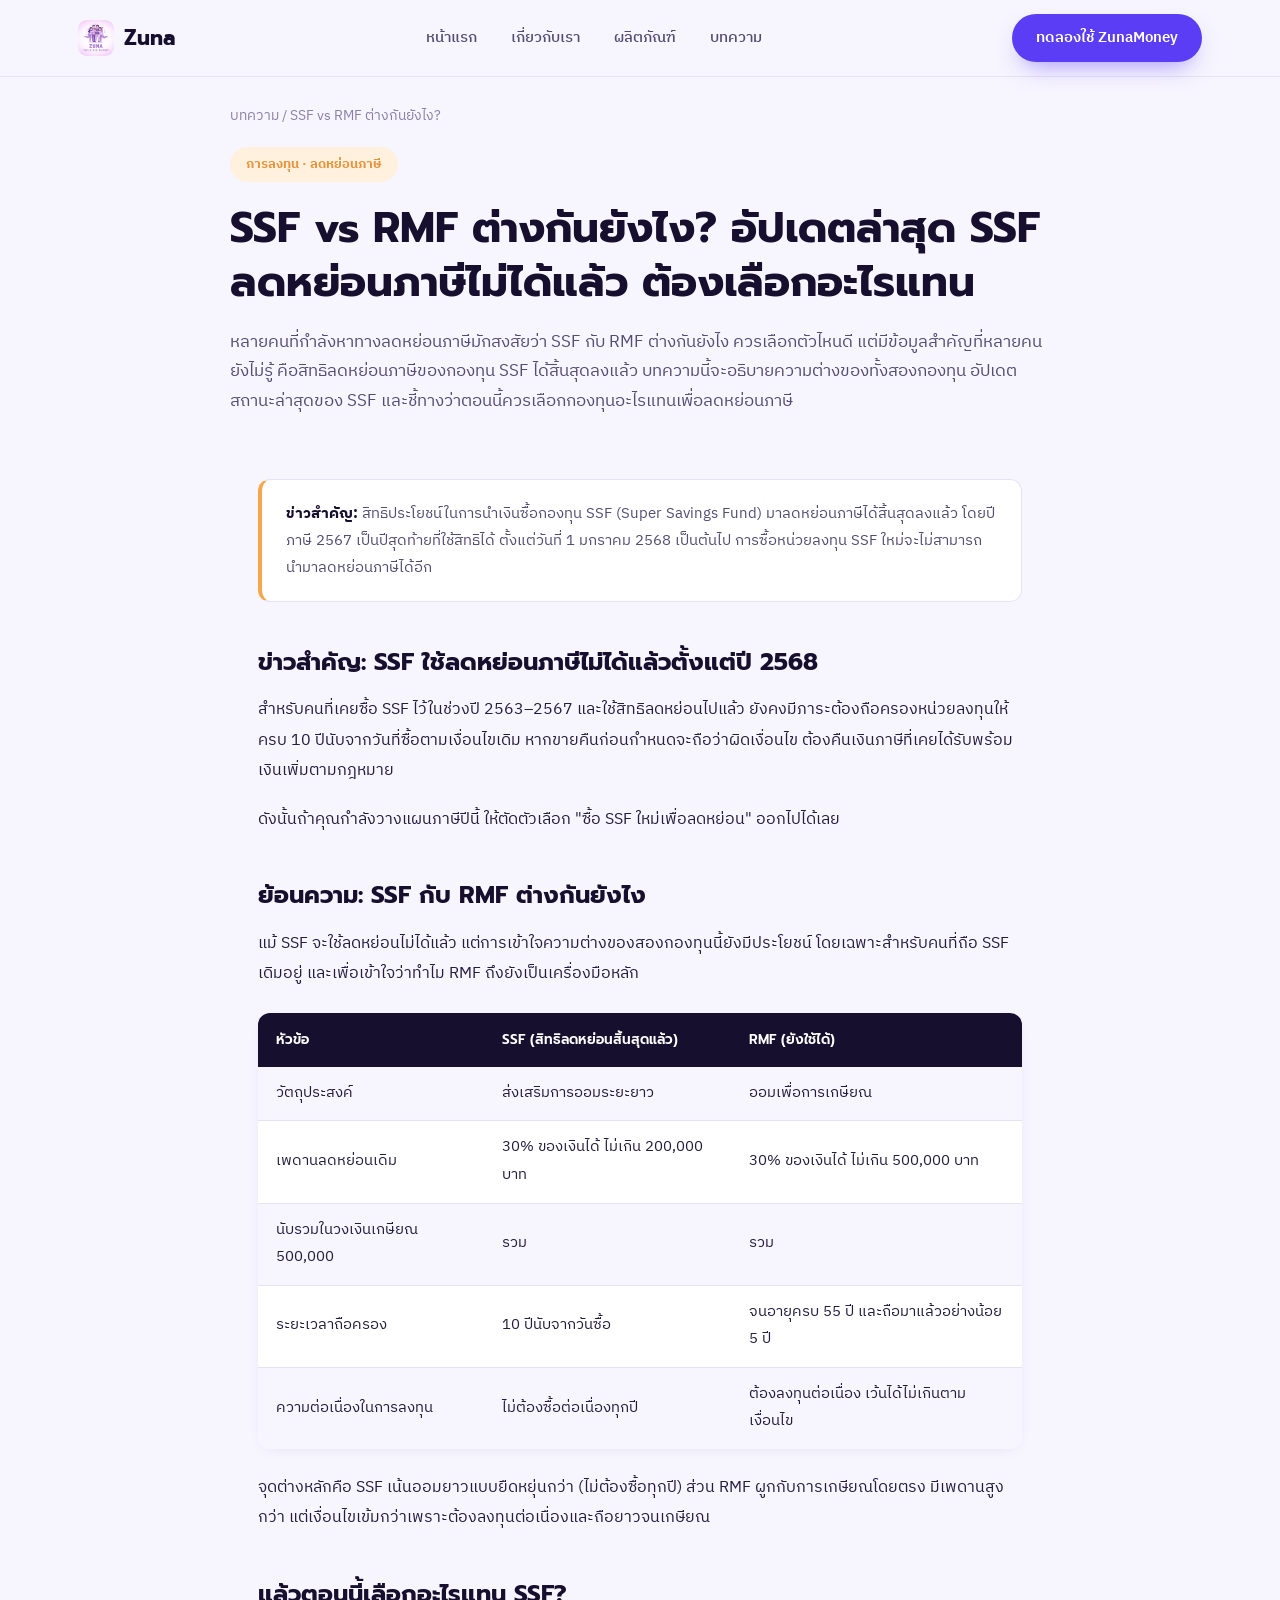
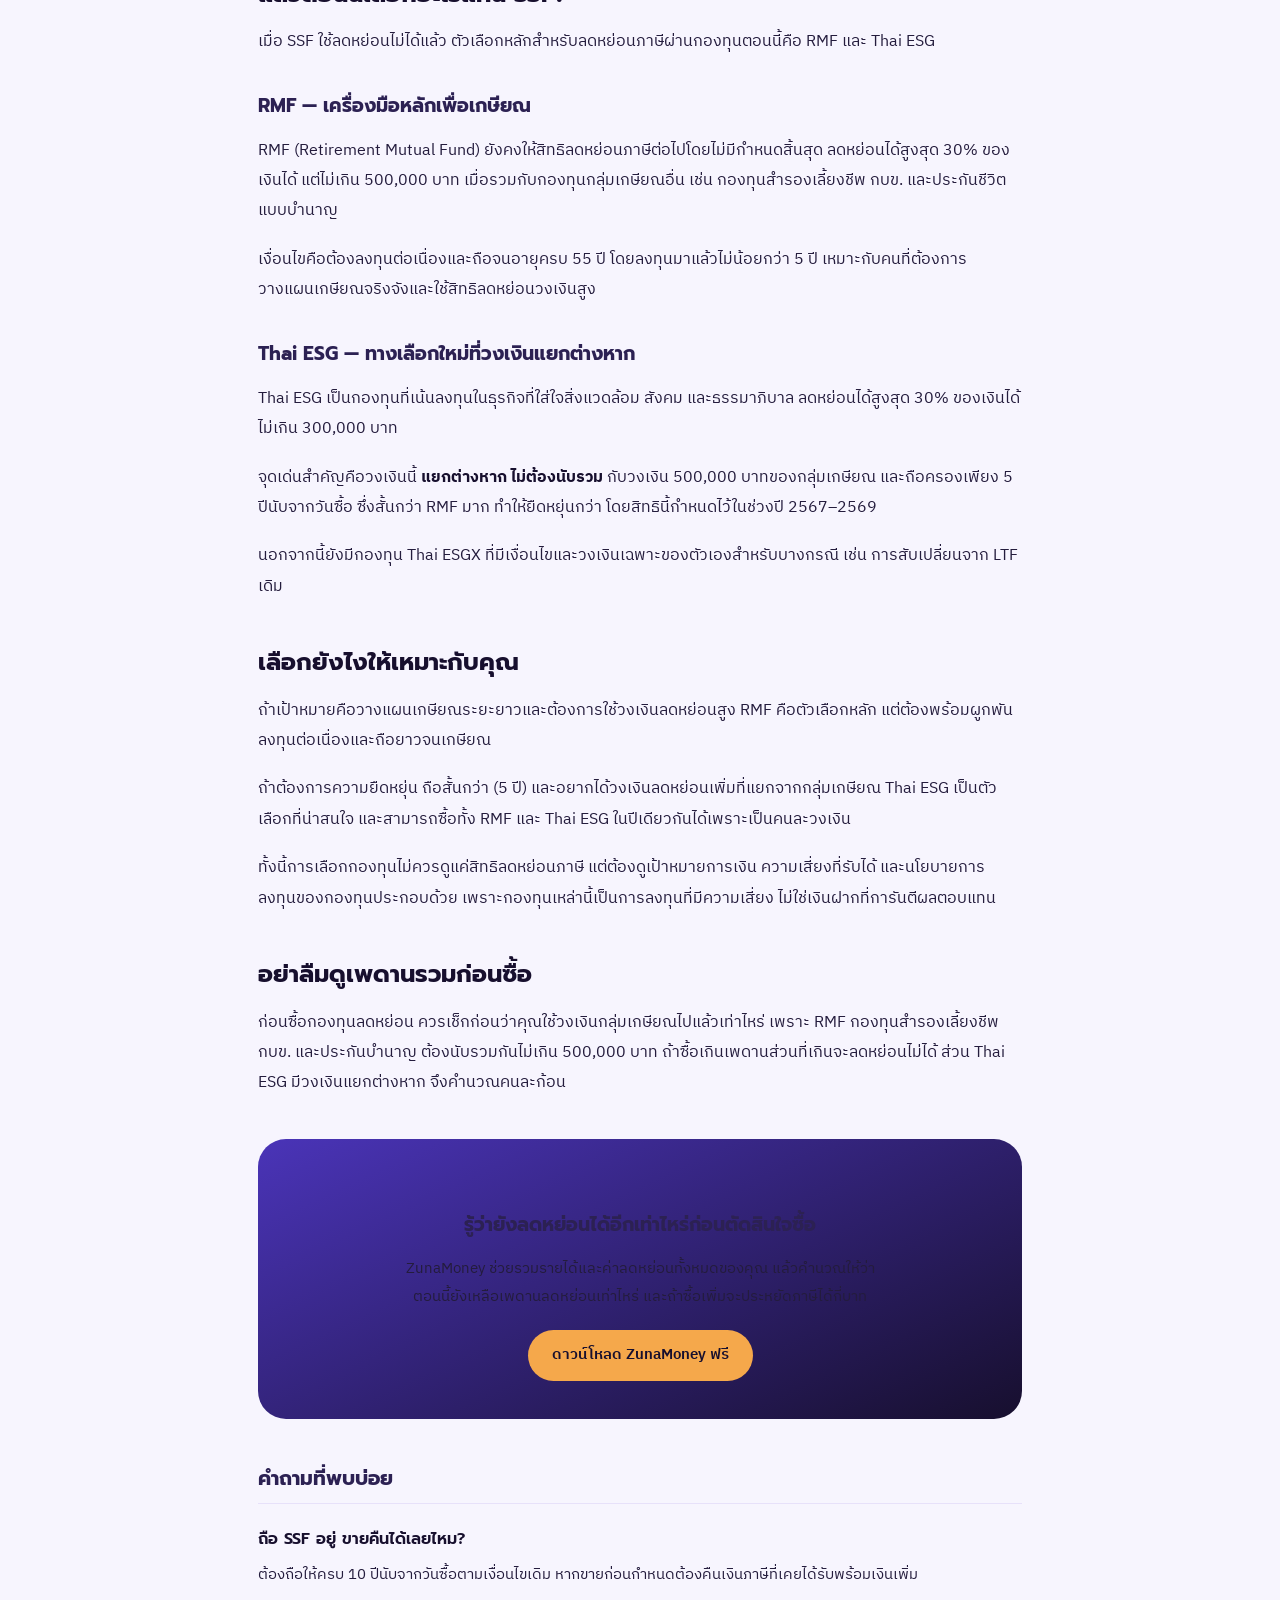
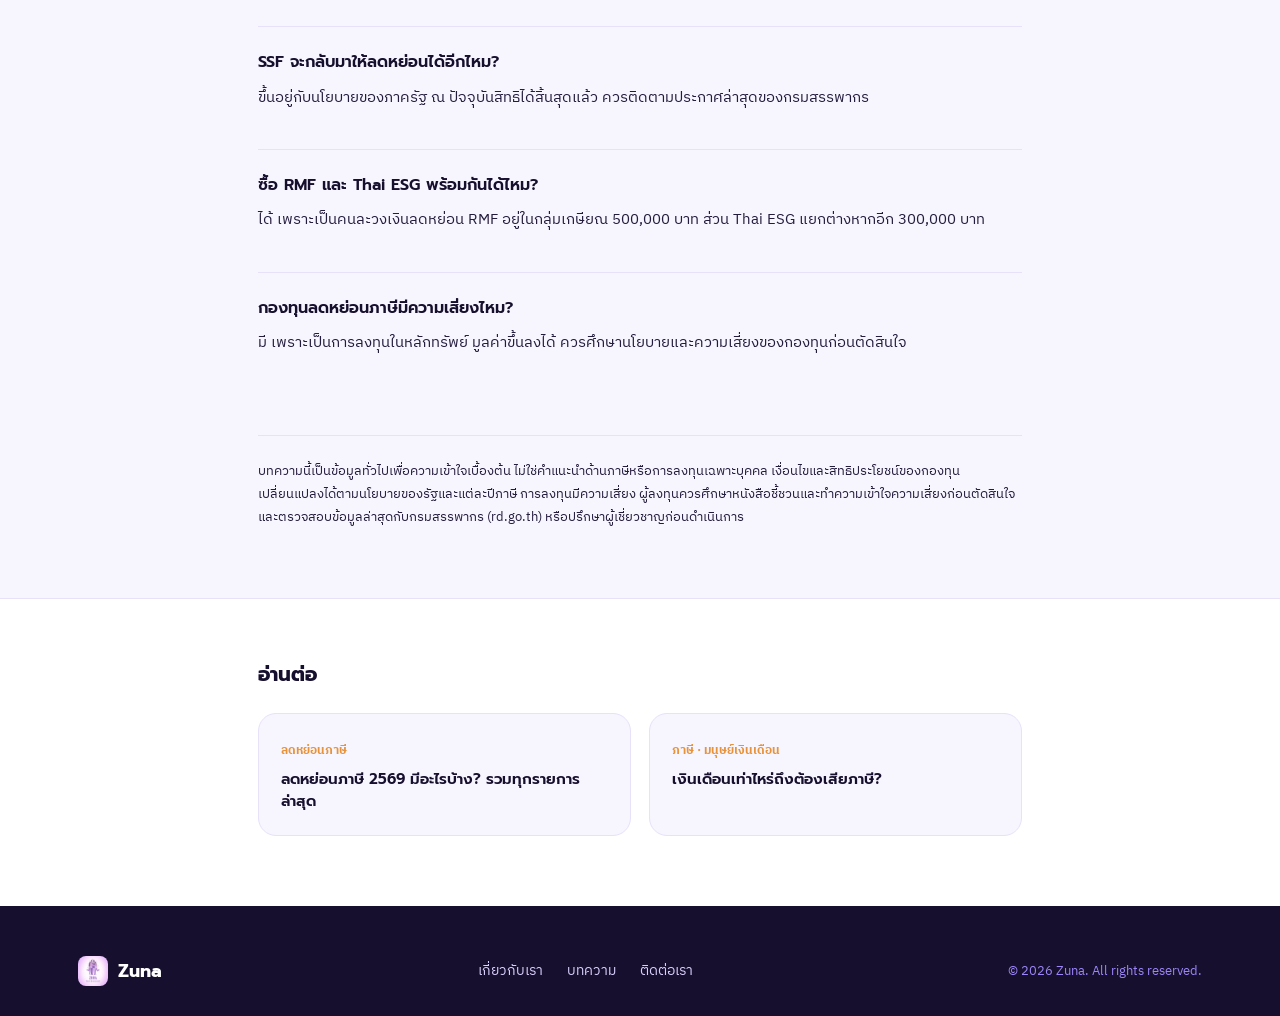
<file: articles/ssf-vs-rmf.html>
<!DOCTYPE html>
<html lang="th">
<head>
<meta charset="UTF-8">
<meta name="viewport" content="width=device-width, initial-scale=1.0">
<title>SSF vs RMF ต่างกันยังไง? อัปเดต SSF ลดหย่อนภาษีไม่ได้แล้ว | Zuna</title>
<meta name="description" content="อัปเดตสถานะล่าสุดของกองทุน SSF และ RMF พร้อมชี้ทางว่าตอนนี้ควรเลือกกองทุนอะไรแทนเพื่อลดหย่อนภาษี">
<link rel="preconnect" href="https://fonts.googleapis.com">
<link rel="preconnect" href="https://fonts.gstatic.com" crossorigin>
<link href="https://fonts.googleapis.com/css2?family=Prompt:wght@500;600;700;800&family=IBM+Plex+Sans+Thai:wght@400;500;600;700&display=swap" rel="stylesheet">
<link rel="stylesheet" href="../css/article.css">
</head>
<body>

<header class="nav">
  <div class="nav-inner">
    <a href="../index.html" class="brand"><img src="../zuna-logo.jpg" alt="Zuna logo"><span>Zuna</span></a>
    <nav class="links">
      <a href="../index.html">หน้าแรก</a>
      <a href="../index.html#about">เกี่ยวกับเรา</a>
      <a href="../index.html#products">ผลิตภัณฑ์</a>
      <a href="../blog.html">บทความ</a>
    </nav>
    <a href="../index.html#products" class="btn btn-primary">ทดลองใช้ ZunaMoney</a>
  </div>
</header>

<div class="crumb container"><a href="../blog.html">บทความ</a> / SSF vs RMF ต่างกันยังไง?</div>

<div class="art-header container">
  <span class="cat">การลงทุน · ลดหย่อนภาษี</span>
  <h1>SSF vs RMF ต่างกันยังไง? อัปเดตล่าสุด SSF ลดหย่อนภาษีไม่ได้แล้ว ต้องเลือกอะไรแทน</h1>
  <p class="lead">หลายคนที่กำลังหาทางลดหย่อนภาษีมักสงสัยว่า SSF กับ RMF ต่างกันยังไง ควรเลือกตัวไหนดี แต่มีข้อมูลสำคัญที่หลายคนยังไม่รู้ คือสิทธิลดหย่อนภาษีของกองทุน SSF ได้สิ้นสุดลงแล้ว บทความนี้จะอธิบายความต่างของทั้งสองกองทุน อัปเดตสถานะล่าสุดของ SSF และชี้ทางว่าตอนนี้ควรเลือกกองทุนอะไรแทนเพื่อลดหย่อนภาษี</p>
</div>

<article class="body container">

  <div class="callout"><strong>ข่าวสำคัญ:</strong> สิทธิประโยชน์ในการนำเงินซื้อกองทุน SSF (Super Savings Fund) มาลดหย่อนภาษีได้สิ้นสุดลงแล้ว โดยปีภาษี 2567 เป็นปีสุดท้ายที่ใช้สิทธิได้ ตั้งแต่วันที่ 1 มกราคม 2568 เป็นต้นไป การซื้อหน่วยลงทุน SSF ใหม่จะไม่สามารถนำมาลดหย่อนภาษีได้อีก</div>

  <h2>ข่าวสำคัญ: SSF ใช้ลดหย่อนภาษีไม่ได้แล้วตั้งแต่ปี 2568</h2>
  <p>สำหรับคนที่เคยซื้อ SSF ไว้ในช่วงปี 2563–2567 และใช้สิทธิลดหย่อนไปแล้ว ยังคงมีภาระต้องถือครองหน่วยลงทุนให้ครบ 10 ปีนับจากวันที่ซื้อตามเงื่อนไขเดิม หากขายคืนก่อนกำหนดจะถือว่าผิดเงื่อนไข ต้องคืนเงินภาษีที่เคยได้รับพร้อมเงินเพิ่มตามกฎหมาย</p>
  <p>ดังนั้นถ้าคุณกำลังวางแผนภาษีปีนี้ ให้ตัดตัวเลือก "ซื้อ SSF ใหม่เพื่อลดหย่อน" ออกไปได้เลย</p>

  <h2>ย้อนความ: SSF กับ RMF ต่างกันยังไง</h2>
  <p>แม้ SSF จะใช้ลดหย่อนไม่ได้แล้ว แต่การเข้าใจความต่างของสองกองทุนนี้ยังมีประโยชน์ โดยเฉพาะสำหรับคนที่ถือ SSF เดิมอยู่ และเพื่อเข้าใจว่าทำไม RMF ถึงยังเป็นเครื่องมือหลัก</p>

  <table class="data">
    <tr><th>หัวข้อ</th><th>SSF (สิทธิลดหย่อนสิ้นสุดแล้ว)</th><th>RMF (ยังใช้ได้)</th></tr>
    <tr><td>วัตถุประสงค์</td><td>ส่งเสริมการออมระยะยาว</td><td>ออมเพื่อการเกษียณ</td></tr>
    <tr><td>เพดานลดหย่อนเดิม</td><td>30% ของเงินได้ ไม่เกิน 200,000 บาท</td><td>30% ของเงินได้ ไม่เกิน 500,000 บาท</td></tr>
    <tr><td>นับรวมในวงเงินเกษียณ 500,000</td><td>รวม</td><td>รวม</td></tr>
    <tr><td>ระยะเวลาถือครอง</td><td>10 ปีนับจากวันซื้อ</td><td>จนอายุครบ 55 ปี และถือมาแล้วอย่างน้อย 5 ปี</td></tr>
    <tr><td>ความต่อเนื่องในการลงทุน</td><td>ไม่ต้องซื้อต่อเนื่องทุกปี</td><td>ต้องลงทุนต่อเนื่อง เว้นได้ไม่เกินตามเงื่อนไข</td></tr>
  </table>
  <p>จุดต่างหลักคือ SSF เน้นออมยาวแบบยืดหยุ่นกว่า (ไม่ต้องซื้อทุกปี) ส่วน RMF ผูกกับการเกษียณโดยตรง มีเพดานสูงกว่า แต่เงื่อนไขเข้มกว่าเพราะต้องลงทุนต่อเนื่องและถือยาวจนเกษียณ</p>

  <h2>แล้วตอนนี้เลือกอะไรแทน SSF?</h2>
  <p>เมื่อ SSF ใช้ลดหย่อนไม่ได้แล้ว ตัวเลือกหลักสำหรับลดหย่อนภาษีผ่านกองทุนตอนนี้คือ RMF และ Thai ESG</p>

  <h3>RMF — เครื่องมือหลักเพื่อเกษียณ</h3>
  <p>RMF (Retirement Mutual Fund) ยังคงให้สิทธิลดหย่อนภาษีต่อไปโดยไม่มีกำหนดสิ้นสุด ลดหย่อนได้สูงสุด 30% ของเงินได้ แต่ไม่เกิน 500,000 บาท เมื่อรวมกับกองทุนกลุ่มเกษียณอื่น เช่น กองทุนสำรองเลี้ยงชีพ กบข. และประกันชีวิตแบบบำนาญ</p>
  <p>เงื่อนไขคือต้องลงทุนต่อเนื่องและถือจนอายุครบ 55 ปี โดยลงทุนมาแล้วไม่น้อยกว่า 5 ปี เหมาะกับคนที่ต้องการวางแผนเกษียณจริงจังและใช้สิทธิลดหย่อนวงเงินสูง</p>

  <h3>Thai ESG — ทางเลือกใหม่ที่วงเงินแยกต่างหาก</h3>
  <p>Thai ESG เป็นกองทุนที่เน้นลงทุนในธุรกิจที่ใส่ใจสิ่งแวดล้อม สังคม และธรรมาภิบาล ลดหย่อนได้สูงสุด 30% ของเงินได้ ไม่เกิน 300,000 บาท</p>
  <p>จุดเด่นสำคัญคือวงเงินนี้ <strong>แยกต่างหาก ไม่ต้องนับรวม</strong> กับวงเงิน 500,000 บาทของกลุ่มเกษียณ และถือครองเพียง 5 ปีนับจากวันซื้อ ซึ่งสั้นกว่า RMF มาก ทำให้ยืดหยุ่นกว่า โดยสิทธินี้กำหนดไว้ในช่วงปี 2567–2569</p>
  <p>นอกจากนี้ยังมีกองทุน Thai ESGX ที่มีเงื่อนไขและวงเงินเฉพาะของตัวเองสำหรับบางกรณี เช่น การสับเปลี่ยนจาก LTF เดิม</p>

  <h2>เลือกยังไงให้เหมาะกับคุณ</h2>
  <p>ถ้าเป้าหมายคือวางแผนเกษียณระยะยาวและต้องการใช้วงเงินลดหย่อนสูง RMF คือตัวเลือกหลัก แต่ต้องพร้อมผูกพันลงทุนต่อเนื่องและถือยาวจนเกษียณ</p>
  <p>ถ้าต้องการความยืดหยุ่น ถือสั้นกว่า (5 ปี) และอยากได้วงเงินลดหย่อนเพิ่มที่แยกจากกลุ่มเกษียณ Thai ESG เป็นตัวเลือกที่น่าสนใจ และสามารถซื้อทั้ง RMF และ Thai ESG ในปีเดียวกันได้เพราะเป็นคนละวงเงิน</p>
  <p>ทั้งนี้การเลือกกองทุนไม่ควรดูแค่สิทธิลดหย่อนภาษี แต่ต้องดูเป้าหมายการเงิน ความเสี่ยงที่รับได้ และนโยบายการลงทุนของกองทุนประกอบด้วย เพราะกองทุนเหล่านี้เป็นการลงทุนที่มีความเสี่ยง ไม่ใช่เงินฝากที่การันตีผลตอบแทน</p>

  <h2>อย่าลืมดูเพดานรวมก่อนซื้อ</h2>
  <p>ก่อนซื้อกองทุนลดหย่อน ควรเช็กก่อนว่าคุณใช้วงเงินกลุ่มเกษียณไปแล้วเท่าไหร่ เพราะ RMF กองทุนสำรองเลี้ยงชีพ กบข. และประกันบำนาญ ต้องนับรวมกันไม่เกิน 500,000 บาท ถ้าซื้อเกินเพดานส่วนที่เกินจะลดหย่อนไม่ได้ ส่วน Thai ESG มีวงเงินแยกต่างหาก จึงคำนวณคนละก้อน</p>

  <div class="cta-box">
    <h3>รู้ว่ายังลดหย่อนได้อีกเท่าไหร่ก่อนตัดสินใจซื้อ</h3>
    <p>ZunaMoney ช่วยรวมรายได้และค่าลดหย่อนทั้งหมดของคุณ แล้วคำนวณให้ว่าตอนนี้ยังเหลือเพดานลดหย่อนเท่าไหร่ และถ้าซื้อเพิ่มจะประหยัดภาษีได้กี่บาท</p>
    <a href="../index.html#products" class="btn btn-amber">ดาวน์โหลด ZunaMoney ฟรี</a>
  </div>

  <div class="faq">
    <h3 style="font-size:20px; margin-bottom:6px;">คำถามที่พบบ่อย</h3>
    <div class="faq-item"><h4>ถือ SSF อยู่ ขายคืนได้เลยไหม?</h4><p>ต้องถือให้ครบ 10 ปีนับจากวันซื้อตามเงื่อนไขเดิม หากขายก่อนกำหนดต้องคืนเงินภาษีที่เคยได้รับพร้อมเงินเพิ่ม</p></div>
    <div class="faq-item"><h4>SSF จะกลับมาให้ลดหย่อนได้อีกไหม?</h4><p>ขึ้นอยู่กับนโยบายของภาครัฐ ณ ปัจจุบันสิทธิได้สิ้นสุดแล้ว ควรติดตามประกาศล่าสุดของกรมสรรพากร</p></div>
    <div class="faq-item"><h4>ซื้อ RMF และ Thai ESG พร้อมกันได้ไหม?</h4><p>ได้ เพราะเป็นคนละวงเงินลดหย่อน RMF อยู่ในกลุ่มเกษียณ 500,000 บาท ส่วน Thai ESG แยกต่างหากอีก 300,000 บาท</p></div>
    <div class="faq-item"><h4>กองทุนลดหย่อนภาษีมีความเสี่ยงไหม?</h4><p>มี เพราะเป็นการลงทุนในหลักทรัพย์ มูลค่าขึ้นลงได้ ควรศึกษานโยบายและความเสี่ยงของกองทุนก่อนตัดสินใจ</p></div>
  </div>

  <p class="disclaimer">บทความนี้เป็นข้อมูลทั่วไปเพื่อความเข้าใจเบื้องต้น ไม่ใช่คำแนะนำด้านภาษีหรือการลงทุนเฉพาะบุคคล เงื่อนไขและสิทธิประโยชน์ของกองทุนเปลี่ยนแปลงได้ตามนโยบายของรัฐและแต่ละปีภาษี การลงทุนมีความเสี่ยง ผู้ลงทุนควรศึกษาหนังสือชี้ชวนและทำความเข้าใจความเสี่ยงก่อนตัดสินใจ และตรวจสอบข้อมูลล่าสุดกับกรมสรรพากร (rd.go.th) หรือปรึกษาผู้เชี่ยวชาญก่อนดำเนินการ</p>

</article>

<section class="related">
  <div class="container">
    <h3>อ่านต่อ</h3>
    <div class="related-grid">
      <a href="tax-deductions-2569.html" class="related-card"><span class="cat2">ลดหย่อนภาษี</span><h4>ลดหย่อนภาษี 2569 มีอะไรบ้าง? รวมทุกรายการล่าสุด</h4></a>
      <a href="salary-tax-threshold.html" class="related-card"><span class="cat2">ภาษี · มนุษย์เงินเดือน</span><h4>เงินเดือนเท่าไหร่ถึงต้องเสียภาษี?</h4></a>
    </div>
  </div>
</section>

<footer>
  <div class="footer-inner">
    <a href="../index.html" class="footer-brand"><img src="../zuna-logo.jpg" alt="Zuna logo"><span>Zuna</span></a>
    <div class="footer-links">
      <a href="../index.html#about">เกี่ยวกับเรา</a>
      <a href="../blog.html">บทความ</a>
      <a href="../index.html#contact">ติดต่อเรา</a>
    </div>
    <span style="font-size:13px; color:var(--purple-400)">© 2026 Zuna. All rights reserved.</span>
  </div>
</footer>

</body>
</html>
</file>
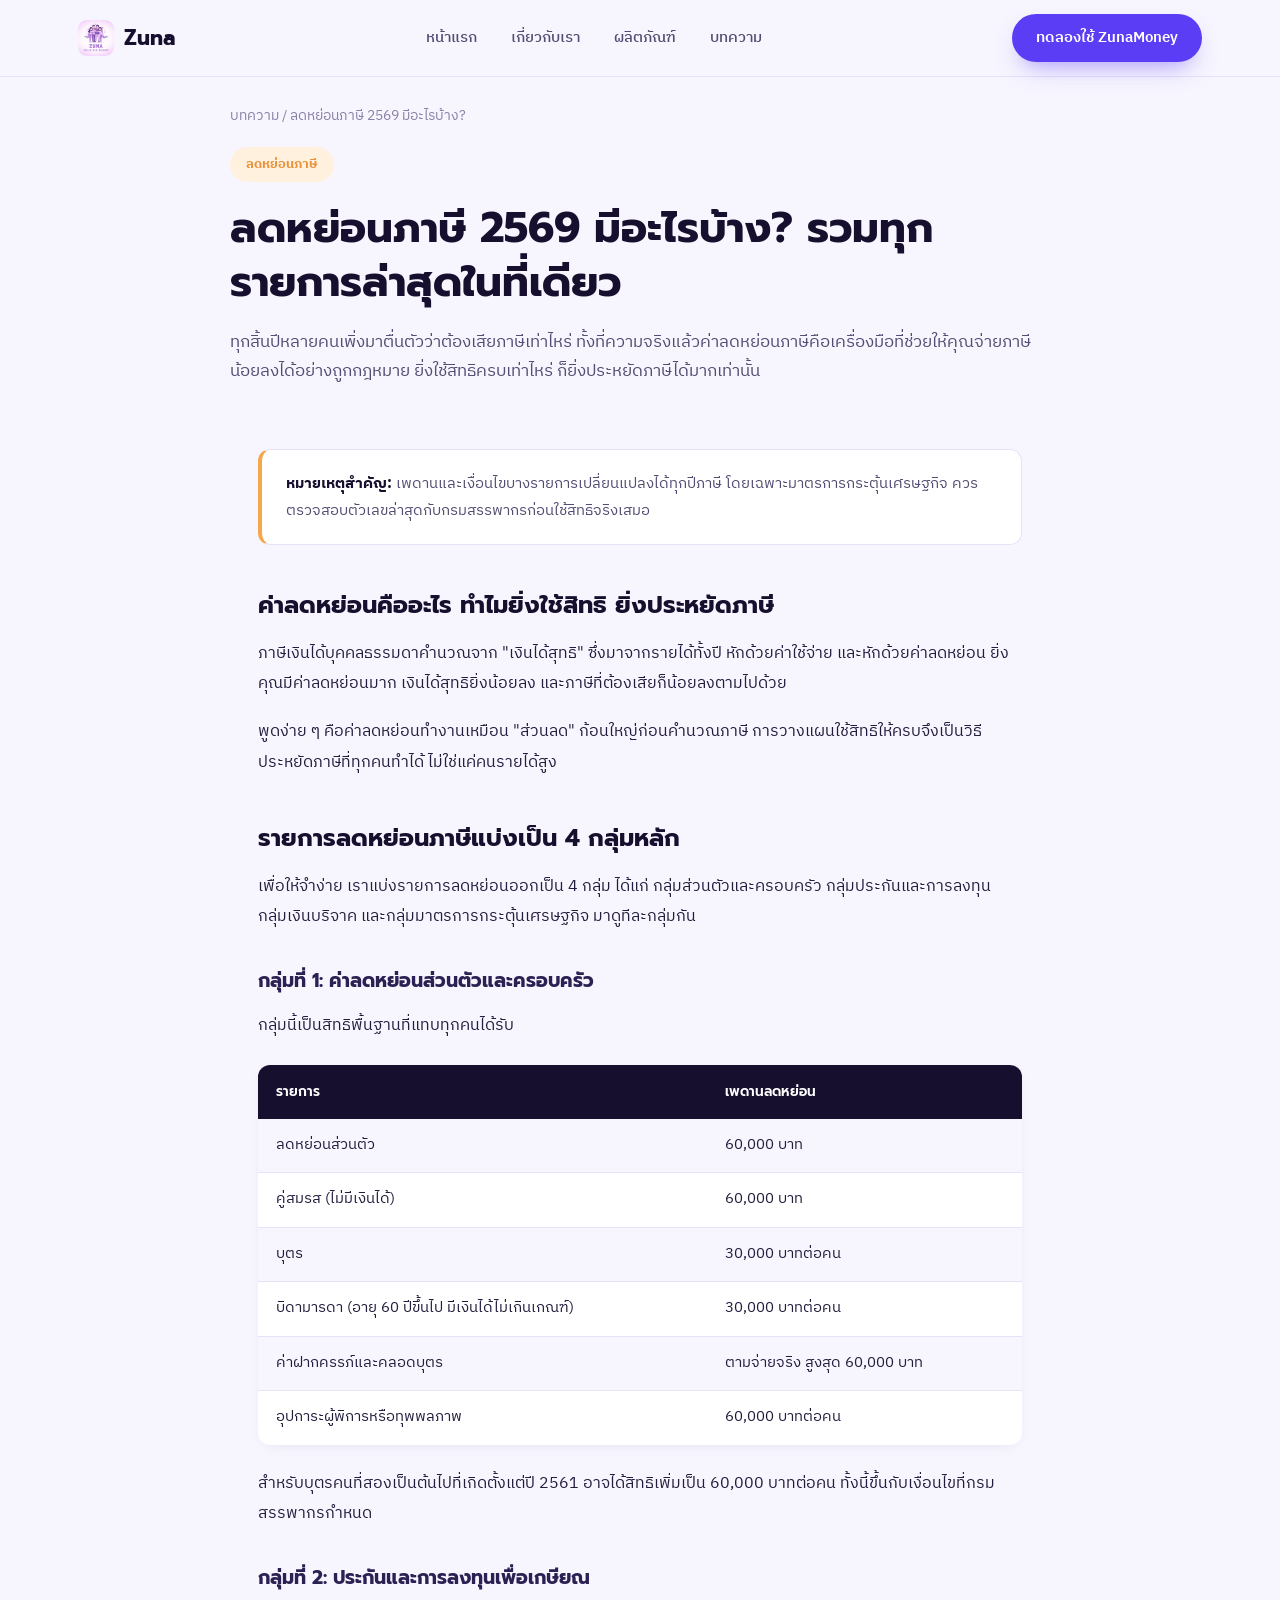
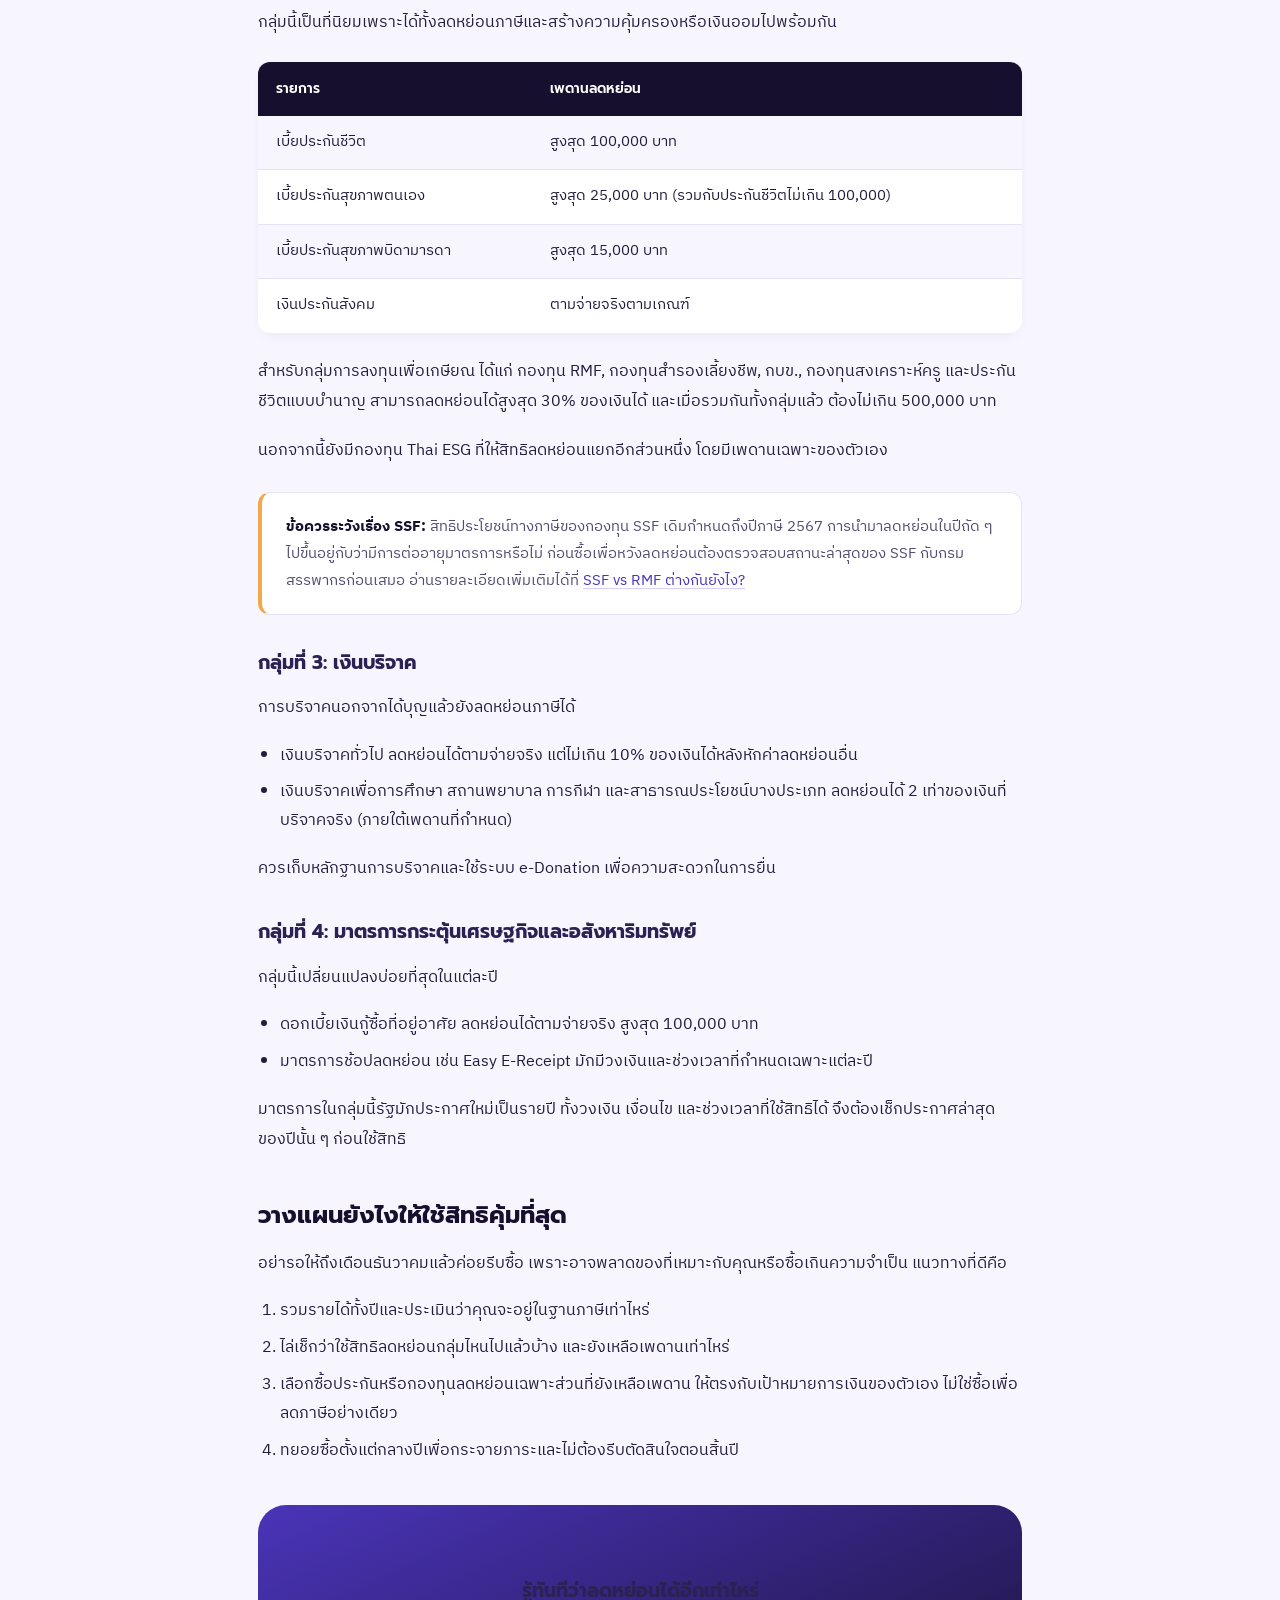
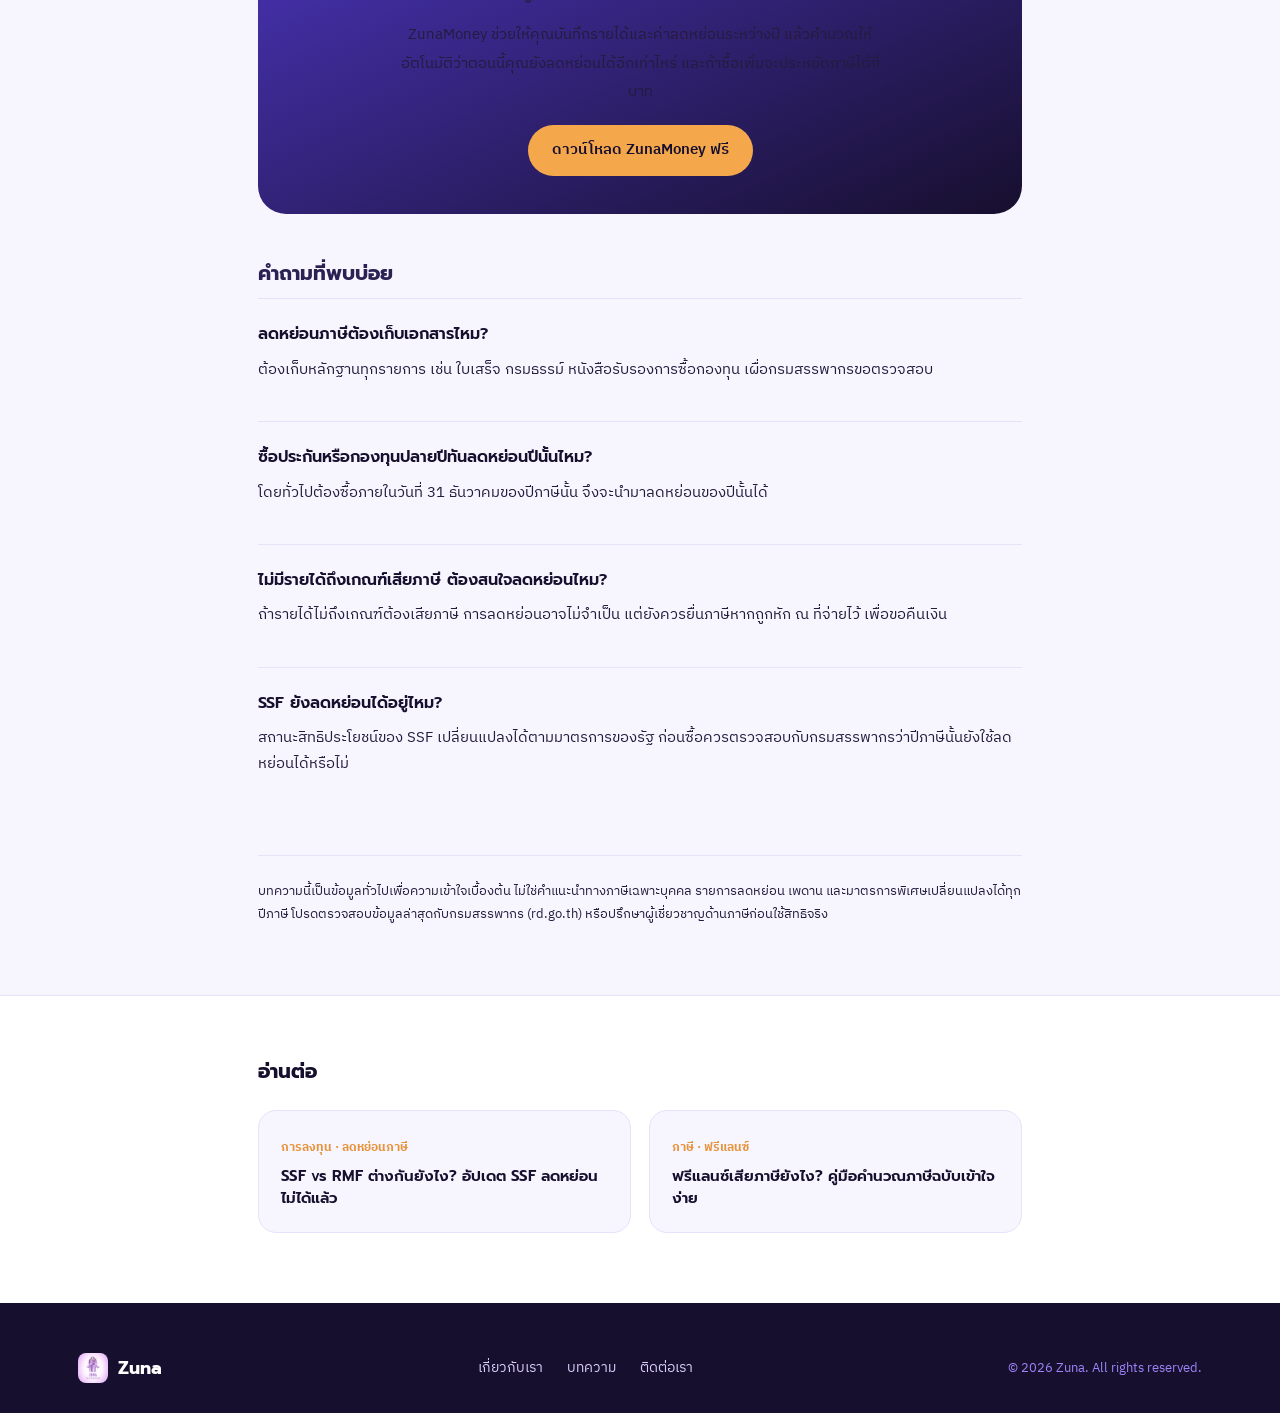
<file: articles/tax-deductions-2569.html>
<!DOCTYPE html>
<html lang="th">
<head>
<meta charset="UTF-8">
<meta name="viewport" content="width=device-width, initial-scale=1.0">
<title>ลดหย่อนภาษี 2569 มีอะไรบ้าง? รวมทุกรายการล่าสุด | Zuna</title>
<meta name="description" content="รวมรายการลดหย่อนภาษีปี 2569 แบ่งเป็นกลุ่มให้เข้าใจง่าย พร้อมเพดานของแต่ละรายการ">
<link rel="preconnect" href="https://fonts.googleapis.com">
<link rel="preconnect" href="https://fonts.gstatic.com" crossorigin>
<link href="https://fonts.googleapis.com/css2?family=Prompt:wght@500;600;700;800&family=IBM+Plex+Sans+Thai:wght@400;500;600;700&display=swap" rel="stylesheet">
<link rel="stylesheet" href="../css/article.css">
</head>
<body>

<header class="nav">
  <div class="nav-inner">
    <a href="../index.html" class="brand"><img src="../zuna-logo.jpg" alt="Zuna logo"><span>Zuna</span></a>
    <nav class="links">
      <a href="../index.html">หน้าแรก</a>
      <a href="../index.html#about">เกี่ยวกับเรา</a>
      <a href="../index.html#products">ผลิตภัณฑ์</a>
      <a href="../blog.html">บทความ</a>
    </nav>
    <a href="../index.html#products" class="btn btn-primary">ทดลองใช้ ZunaMoney</a>
  </div>
</header>

<div class="crumb container"><a href="../blog.html">บทความ</a> / ลดหย่อนภาษี 2569 มีอะไรบ้าง?</div>

<div class="art-header container">
  <span class="cat">ลดหย่อนภาษี</span>
  <h1>ลดหย่อนภาษี 2569 มีอะไรบ้าง? รวมทุกรายการล่าสุดในที่เดียว</h1>
  <p class="lead">ทุกสิ้นปีหลายคนเพิ่งมาตื่นตัวว่าต้องเสียภาษีเท่าไหร่ ทั้งที่ความจริงแล้วค่าลดหย่อนภาษีคือเครื่องมือที่ช่วยให้คุณจ่ายภาษีน้อยลงได้อย่างถูกกฎหมาย ยิ่งใช้สิทธิครบเท่าไหร่ ก็ยิ่งประหยัดภาษีได้มากเท่านั้น</p>
</div>

<article class="body container">

  <div class="callout"><strong>หมายเหตุสำคัญ:</strong> เพดานและเงื่อนไขบางรายการเปลี่ยนแปลงได้ทุกปีภาษี โดยเฉพาะมาตรการกระตุ้นเศรษฐกิจ ควรตรวจสอบตัวเลขล่าสุดกับกรมสรรพากรก่อนใช้สิทธิจริงเสมอ</div>

  <h2>ค่าลดหย่อนคืออะไร ทำไมยิ่งใช้สิทธิ ยิ่งประหยัดภาษี</h2>
  <p>ภาษีเงินได้บุคคลธรรมดาคำนวณจาก "เงินได้สุทธิ" ซึ่งมาจากรายได้ทั้งปี หักด้วยค่าใช้จ่าย และหักด้วยค่าลดหย่อน ยิ่งคุณมีค่าลดหย่อนมาก เงินได้สุทธิยิ่งน้อยลง และภาษีที่ต้องเสียก็น้อยลงตามไปด้วย</p>
  <p>พูดง่าย ๆ คือค่าลดหย่อนทำงานเหมือน "ส่วนลด" ก้อนใหญ่ก่อนคำนวณภาษี การวางแผนใช้สิทธิให้ครบจึงเป็นวิธีประหยัดภาษีที่ทุกคนทำได้ ไม่ใช่แค่คนรายได้สูง</p>

  <h2>รายการลดหย่อนภาษีแบ่งเป็น 4 กลุ่มหลัก</h2>
  <p>เพื่อให้จำง่าย เราแบ่งรายการลดหย่อนออกเป็น 4 กลุ่ม ได้แก่ กลุ่มส่วนตัวและครอบครัว กลุ่มประกันและการลงทุน กลุ่มเงินบริจาค และกลุ่มมาตรการกระตุ้นเศรษฐกิจ มาดูทีละกลุ่มกัน</p>

  <h3>กลุ่มที่ 1: ค่าลดหย่อนส่วนตัวและครอบครัว</h3>
  <p>กลุ่มนี้เป็นสิทธิพื้นฐานที่แทบทุกคนได้รับ</p>
  <table class="data">
    <tr><th>รายการ</th><th>เพดานลดหย่อน</th></tr>
    <tr><td>ลดหย่อนส่วนตัว</td><td>60,000 บาท</td></tr>
    <tr><td>คู่สมรส (ไม่มีเงินได้)</td><td>60,000 บาท</td></tr>
    <tr><td>บุตร</td><td>30,000 บาทต่อคน</td></tr>
    <tr><td>บิดามารดา (อายุ 60 ปีขึ้นไป มีเงินได้ไม่เกินเกณฑ์)</td><td>30,000 บาทต่อคน</td></tr>
    <tr><td>ค่าฝากครรภ์และคลอดบุตร</td><td>ตามจ่ายจริง สูงสุด 60,000 บาท</td></tr>
    <tr><td>อุปการะผู้พิการหรือทุพพลภาพ</td><td>60,000 บาทต่อคน</td></tr>
  </table>
  <p>สำหรับบุตรคนที่สองเป็นต้นไปที่เกิดตั้งแต่ปี 2561 อาจได้สิทธิเพิ่มเป็น 60,000 บาทต่อคน ทั้งนี้ขึ้นกับเงื่อนไขที่กรมสรรพากรกำหนด</p>

  <h3>กลุ่มที่ 2: ประกันและการลงทุนเพื่อเกษียณ</h3>
  <p>กลุ่มนี้เป็นที่นิยมเพราะได้ทั้งลดหย่อนภาษีและสร้างความคุ้มครองหรือเงินออมไปพร้อมกัน</p>
  <table class="data">
    <tr><th>รายการ</th><th>เพดานลดหย่อน</th></tr>
    <tr><td>เบี้ยประกันชีวิต</td><td>สูงสุด 100,000 บาท</td></tr>
    <tr><td>เบี้ยประกันสุขภาพตนเอง</td><td>สูงสุด 25,000 บาท (รวมกับประกันชีวิตไม่เกิน 100,000)</td></tr>
    <tr><td>เบี้ยประกันสุขภาพบิดามารดา</td><td>สูงสุด 15,000 บาท</td></tr>
    <tr><td>เงินประกันสังคม</td><td>ตามจ่ายจริงตามเกณฑ์</td></tr>
  </table>
  <p>สำหรับกลุ่มการลงทุนเพื่อเกษียณ ได้แก่ กองทุน RMF, กองทุนสำรองเลี้ยงชีพ, กบข., กองทุนสงเคราะห์ครู และประกันชีวิตแบบบำนาญ สามารถลดหย่อนได้สูงสุด 30% ของเงินได้ และเมื่อรวมกันทั้งกลุ่มแล้ว ต้องไม่เกิน 500,000 บาท</p>
  <p>นอกจากนี้ยังมีกองทุน Thai ESG ที่ให้สิทธิลดหย่อนแยกอีกส่วนหนึ่ง โดยมีเพดานเฉพาะของตัวเอง</p>
  <div class="callout"><strong>ข้อควรระวังเรื่อง SSF:</strong> สิทธิประโยชน์ทางภาษีของกองทุน SSF เดิมกำหนดถึงปีภาษี 2567 การนำมาลดหย่อนในปีถัด ๆ ไปขึ้นอยู่กับว่ามีการต่ออายุมาตรการหรือไม่ ก่อนซื้อเพื่อหวังลดหย่อนต้องตรวจสอบสถานะล่าสุดของ SSF กับกรมสรรพากรก่อนเสมอ อ่านรายละเอียดเพิ่มเติมได้ที่ <a href="ssf-vs-rmf.html">SSF vs RMF ต่างกันยังไง?</a></div>

  <h3>กลุ่มที่ 3: เงินบริจาค</h3>
  <p>การบริจาคนอกจากได้บุญแล้วยังลดหย่อนภาษีได้</p>
  <ul>
    <li>เงินบริจาคทั่วไป ลดหย่อนได้ตามจ่ายจริง แต่ไม่เกิน 10% ของเงินได้หลังหักค่าลดหย่อนอื่น</li>
    <li>เงินบริจาคเพื่อการศึกษา สถานพยาบาล การกีฬา และสาธารณประโยชน์บางประเภท ลดหย่อนได้ 2 เท่าของเงินที่บริจาคจริง (ภายใต้เพดานที่กำหนด)</li>
  </ul>
  <p>ควรเก็บหลักฐานการบริจาคและใช้ระบบ e-Donation เพื่อความสะดวกในการยื่น</p>

  <h3>กลุ่มที่ 4: มาตรการกระตุ้นเศรษฐกิจและอสังหาริมทรัพย์</h3>
  <p>กลุ่มนี้เปลี่ยนแปลงบ่อยที่สุดในแต่ละปี</p>
  <ul>
    <li>ดอกเบี้ยเงินกู้ซื้อที่อยู่อาศัย ลดหย่อนได้ตามจ่ายจริง สูงสุด 100,000 บาท</li>
    <li>มาตรการช้อปลดหย่อน เช่น Easy E-Receipt มักมีวงเงินและช่วงเวลาที่กำหนดเฉพาะแต่ละปี</li>
  </ul>
  <p>มาตรการในกลุ่มนี้รัฐมักประกาศใหม่เป็นรายปี ทั้งวงเงิน เงื่อนไข และช่วงเวลาที่ใช้สิทธิได้ จึงต้องเช็กประกาศล่าสุดของปีนั้น ๆ ก่อนใช้สิทธิ</p>

  <h2>วางแผนยังไงให้ใช้สิทธิคุ้มที่สุด</h2>
  <p>อย่ารอให้ถึงเดือนธันวาคมแล้วค่อยรีบซื้อ เพราะอาจพลาดของที่เหมาะกับคุณหรือซื้อเกินความจำเป็น แนวทางที่ดีคือ</p>
  <ol>
    <li>รวมรายได้ทั้งปีและประเมินว่าคุณจะอยู่ในฐานภาษีเท่าไหร่</li>
    <li>ไล่เช็กว่าใช้สิทธิลดหย่อนกลุ่มไหนไปแล้วบ้าง และยังเหลือเพดานเท่าไหร่</li>
    <li>เลือกซื้อประกันหรือกองทุนลดหย่อนเฉพาะส่วนที่ยังเหลือเพดาน ให้ตรงกับเป้าหมายการเงินของตัวเอง ไม่ใช่ซื้อเพื่อลดภาษีอย่างเดียว</li>
    <li>ทยอยซื้อตั้งแต่กลางปีเพื่อกระจายภาระและไม่ต้องรีบตัดสินใจตอนสิ้นปี</li>
  </ol>

  <div class="cta-box">
    <h3>รู้ทันทีว่าลดหย่อนได้อีกเท่าไหร่</h3>
    <p>ZunaMoney ช่วยให้คุณบันทึกรายได้และค่าลดหย่อนระหว่างปี แล้วคำนวณให้อัตโนมัติว่าตอนนี้คุณยังลดหย่อนได้อีกเท่าไหร่ และถ้าซื้อเพิ่มจะประหยัดภาษีได้กี่บาท</p>
    <a href="../index.html#products" class="btn btn-amber">ดาวน์โหลด ZunaMoney ฟรี</a>
  </div>

  <div class="faq">
    <h3 style="font-size:20px; margin-bottom:6px;">คำถามที่พบบ่อย</h3>
    <div class="faq-item"><h4>ลดหย่อนภาษีต้องเก็บเอกสารไหม?</h4><p>ต้องเก็บหลักฐานทุกรายการ เช่น ใบเสร็จ กรมธรรม์ หนังสือรับรองการซื้อกองทุน เผื่อกรมสรรพากรขอตรวจสอบ</p></div>
    <div class="faq-item"><h4>ซื้อประกันหรือกองทุนปลายปีทันลดหย่อนปีนั้นไหม?</h4><p>โดยทั่วไปต้องซื้อภายในวันที่ 31 ธันวาคมของปีภาษีนั้น จึงจะนำมาลดหย่อนของปีนั้นได้</p></div>
    <div class="faq-item"><h4>ไม่มีรายได้ถึงเกณฑ์เสียภาษี ต้องสนใจลดหย่อนไหม?</h4><p>ถ้ารายได้ไม่ถึงเกณฑ์ต้องเสียภาษี การลดหย่อนอาจไม่จำเป็น แต่ยังควรยื่นภาษีหากถูกหัก ณ ที่จ่ายไว้ เพื่อขอคืนเงิน</p></div>
    <div class="faq-item"><h4>SSF ยังลดหย่อนได้อยู่ไหม?</h4><p>สถานะสิทธิประโยชน์ของ SSF เปลี่ยนแปลงได้ตามมาตรการของรัฐ ก่อนซื้อควรตรวจสอบกับกรมสรรพากรว่าปีภาษีนั้นยังใช้ลดหย่อนได้หรือไม่</p></div>
  </div>

  <p class="disclaimer">บทความนี้เป็นข้อมูลทั่วไปเพื่อความเข้าใจเบื้องต้น ไม่ใช่คำแนะนำทางภาษีเฉพาะบุคคล รายการลดหย่อน เพดาน และมาตรการพิเศษเปลี่ยนแปลงได้ทุกปีภาษี โปรดตรวจสอบข้อมูลล่าสุดกับกรมสรรพากร (rd.go.th) หรือปรึกษาผู้เชี่ยวชาญด้านภาษีก่อนใช้สิทธิจริง</p>

</article>

<section class="related">
  <div class="container">
    <h3>อ่านต่อ</h3>
    <div class="related-grid">
      <a href="ssf-vs-rmf.html" class="related-card"><span class="cat2">การลงทุน · ลดหย่อนภาษี</span><h4>SSF vs RMF ต่างกันยังไง? อัปเดต SSF ลดหย่อนไม่ได้แล้ว</h4></a>
      <a href="freelance-tax-guide.html" class="related-card"><span class="cat2">ภาษี · ฟรีแลนซ์</span><h4>ฟรีแลนซ์เสียภาษียังไง? คู่มือคำนวณภาษีฉบับเข้าใจง่าย</h4></a>
    </div>
  </div>
</section>

<footer>
  <div class="footer-inner">
    <a href="../index.html" class="footer-brand"><img src="../zuna-logo.jpg" alt="Zuna logo"><span>Zuna</span></a>
    <div class="footer-links">
      <a href="../index.html#about">เกี่ยวกับเรา</a>
      <a href="../blog.html">บทความ</a>
      <a href="../index.html#contact">ติดต่อเรา</a>
    </div>
    <span style="font-size:13px; color:var(--purple-400)">© 2026 Zuna. All rights reserved.</span>
  </div>
</footer>

</body>
</html>
</file>
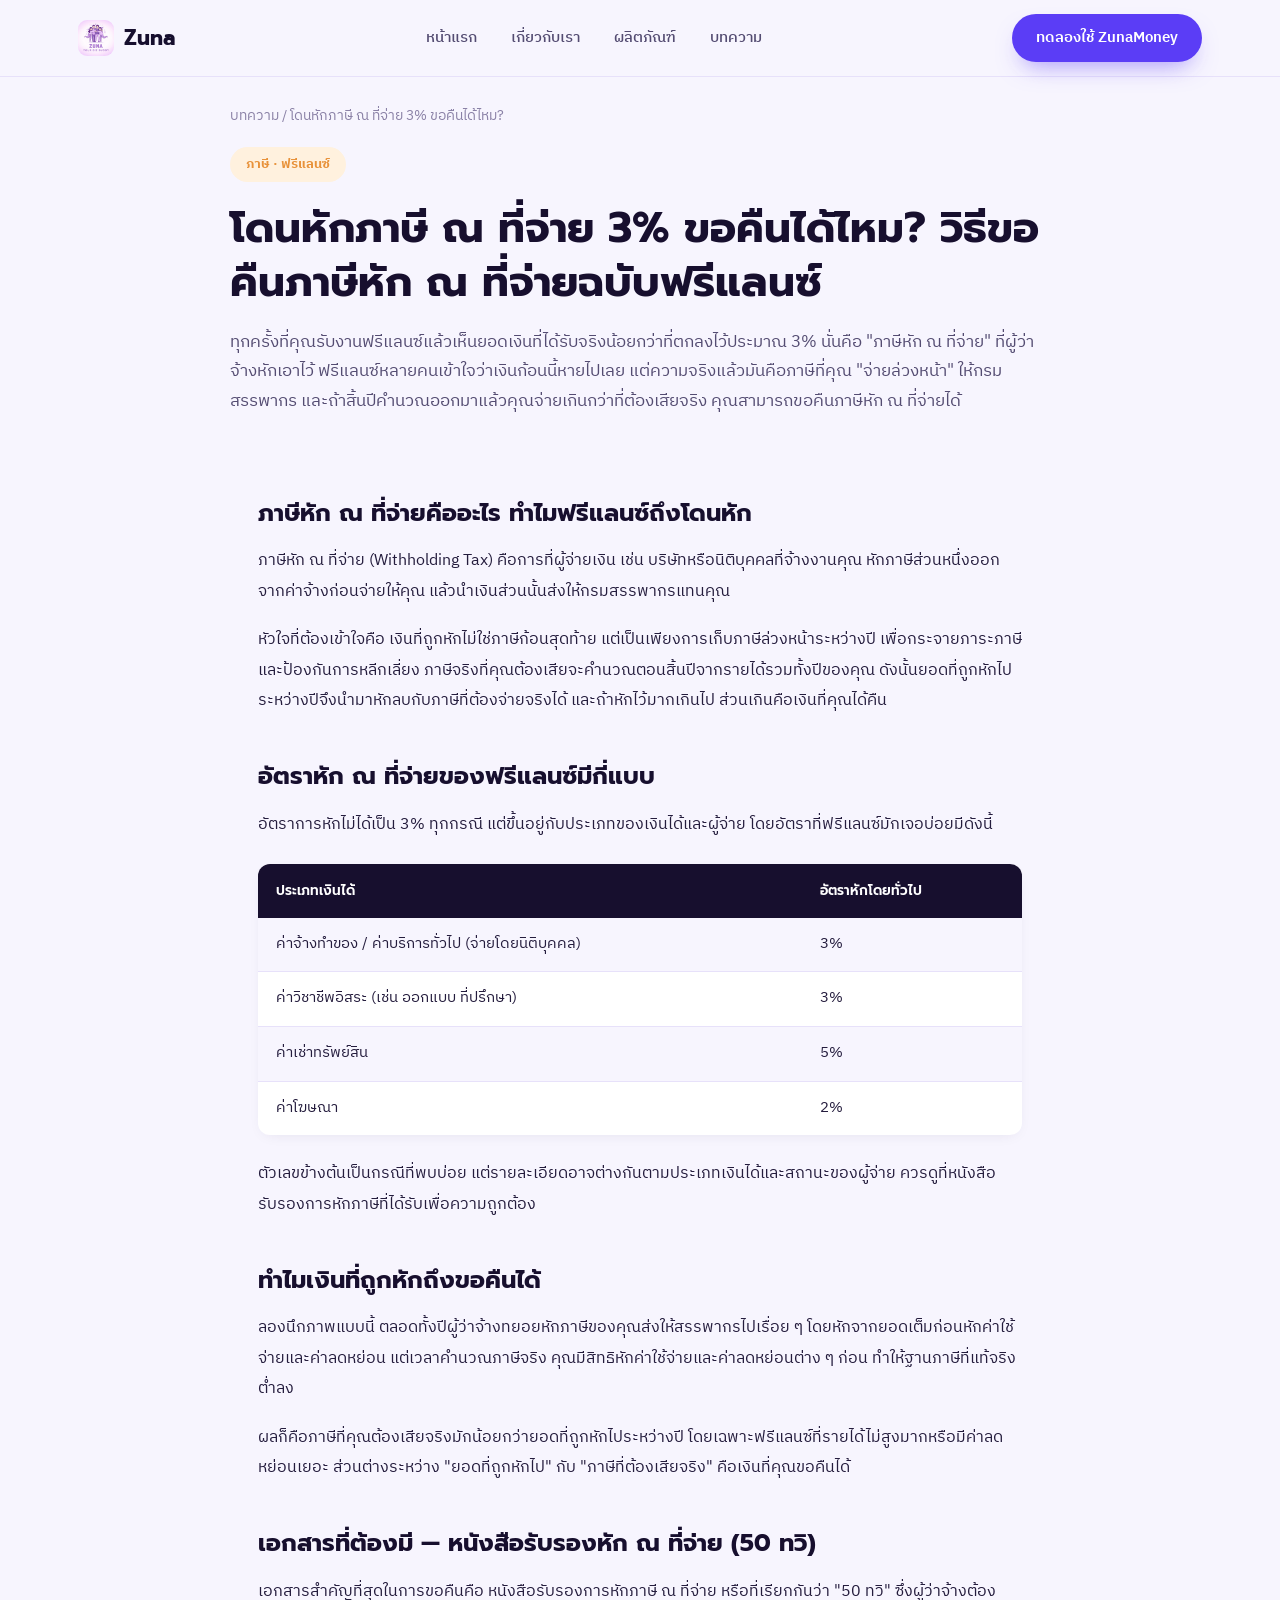
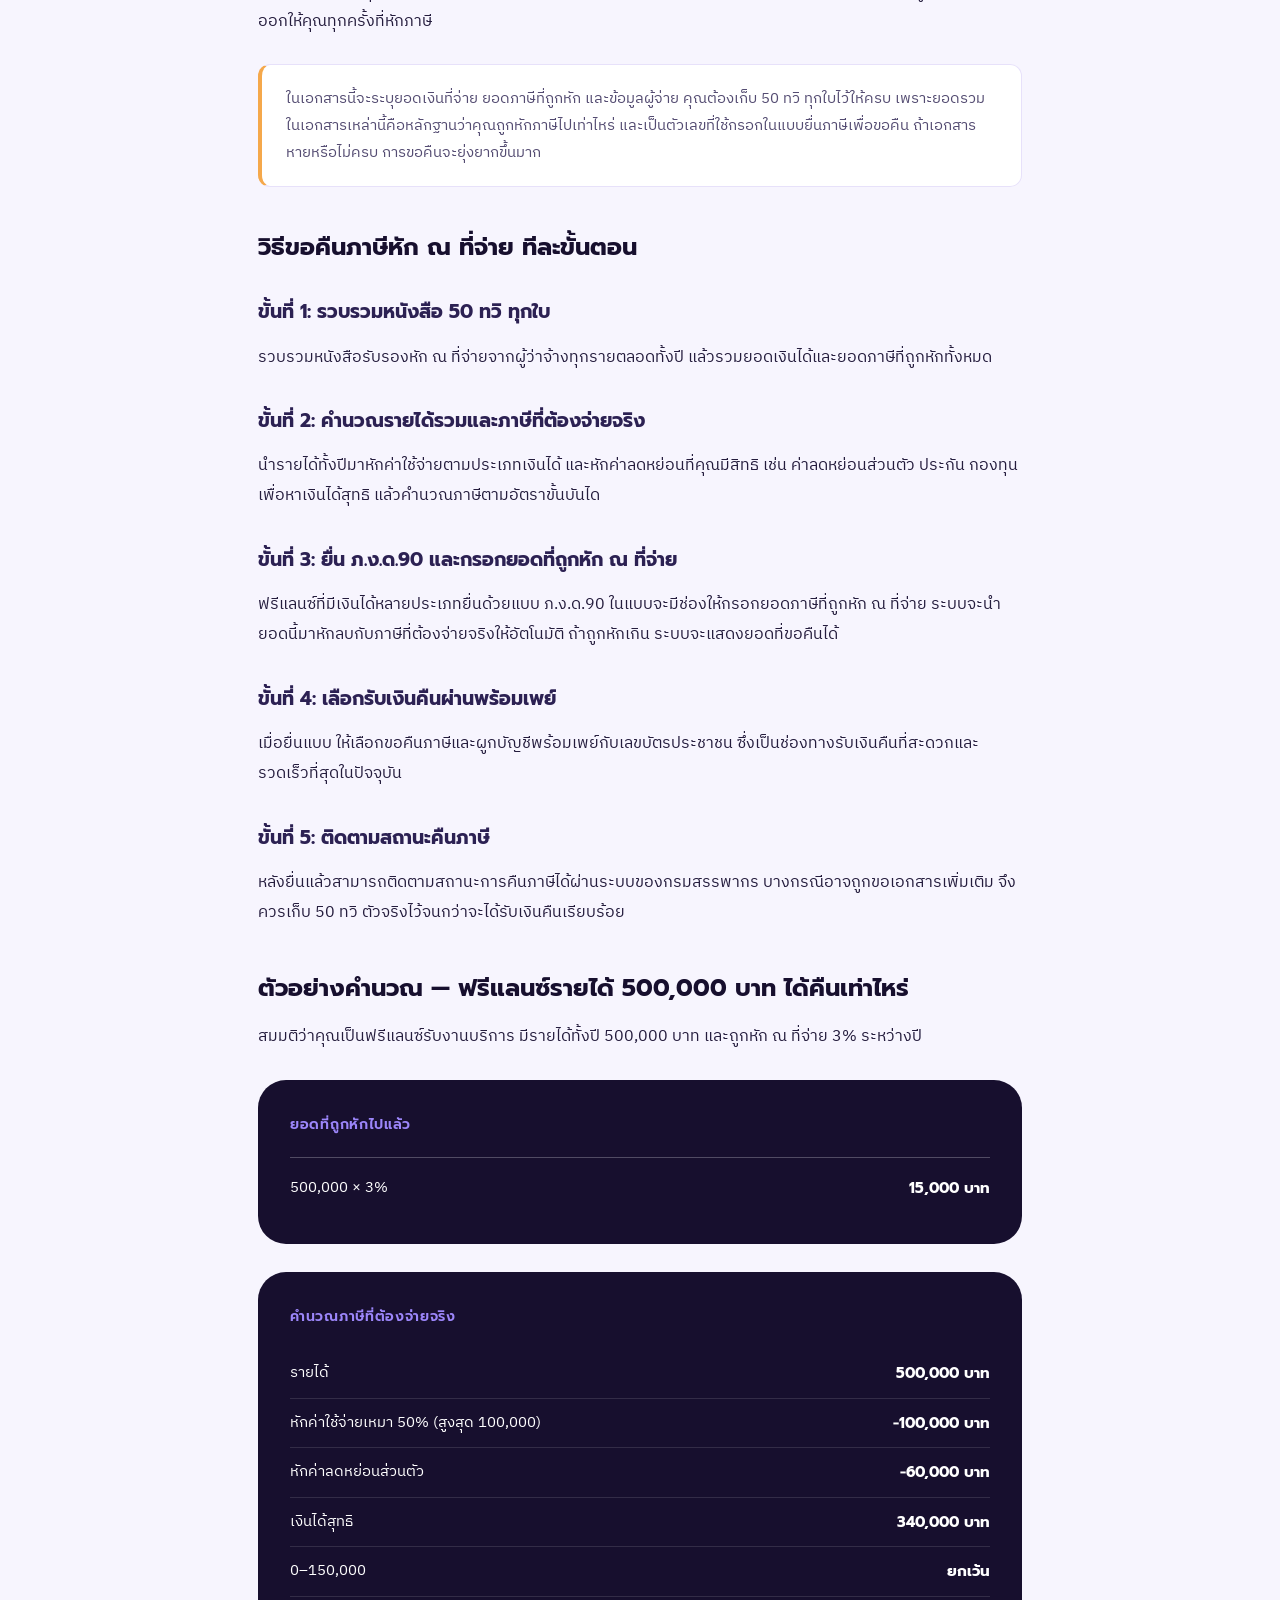
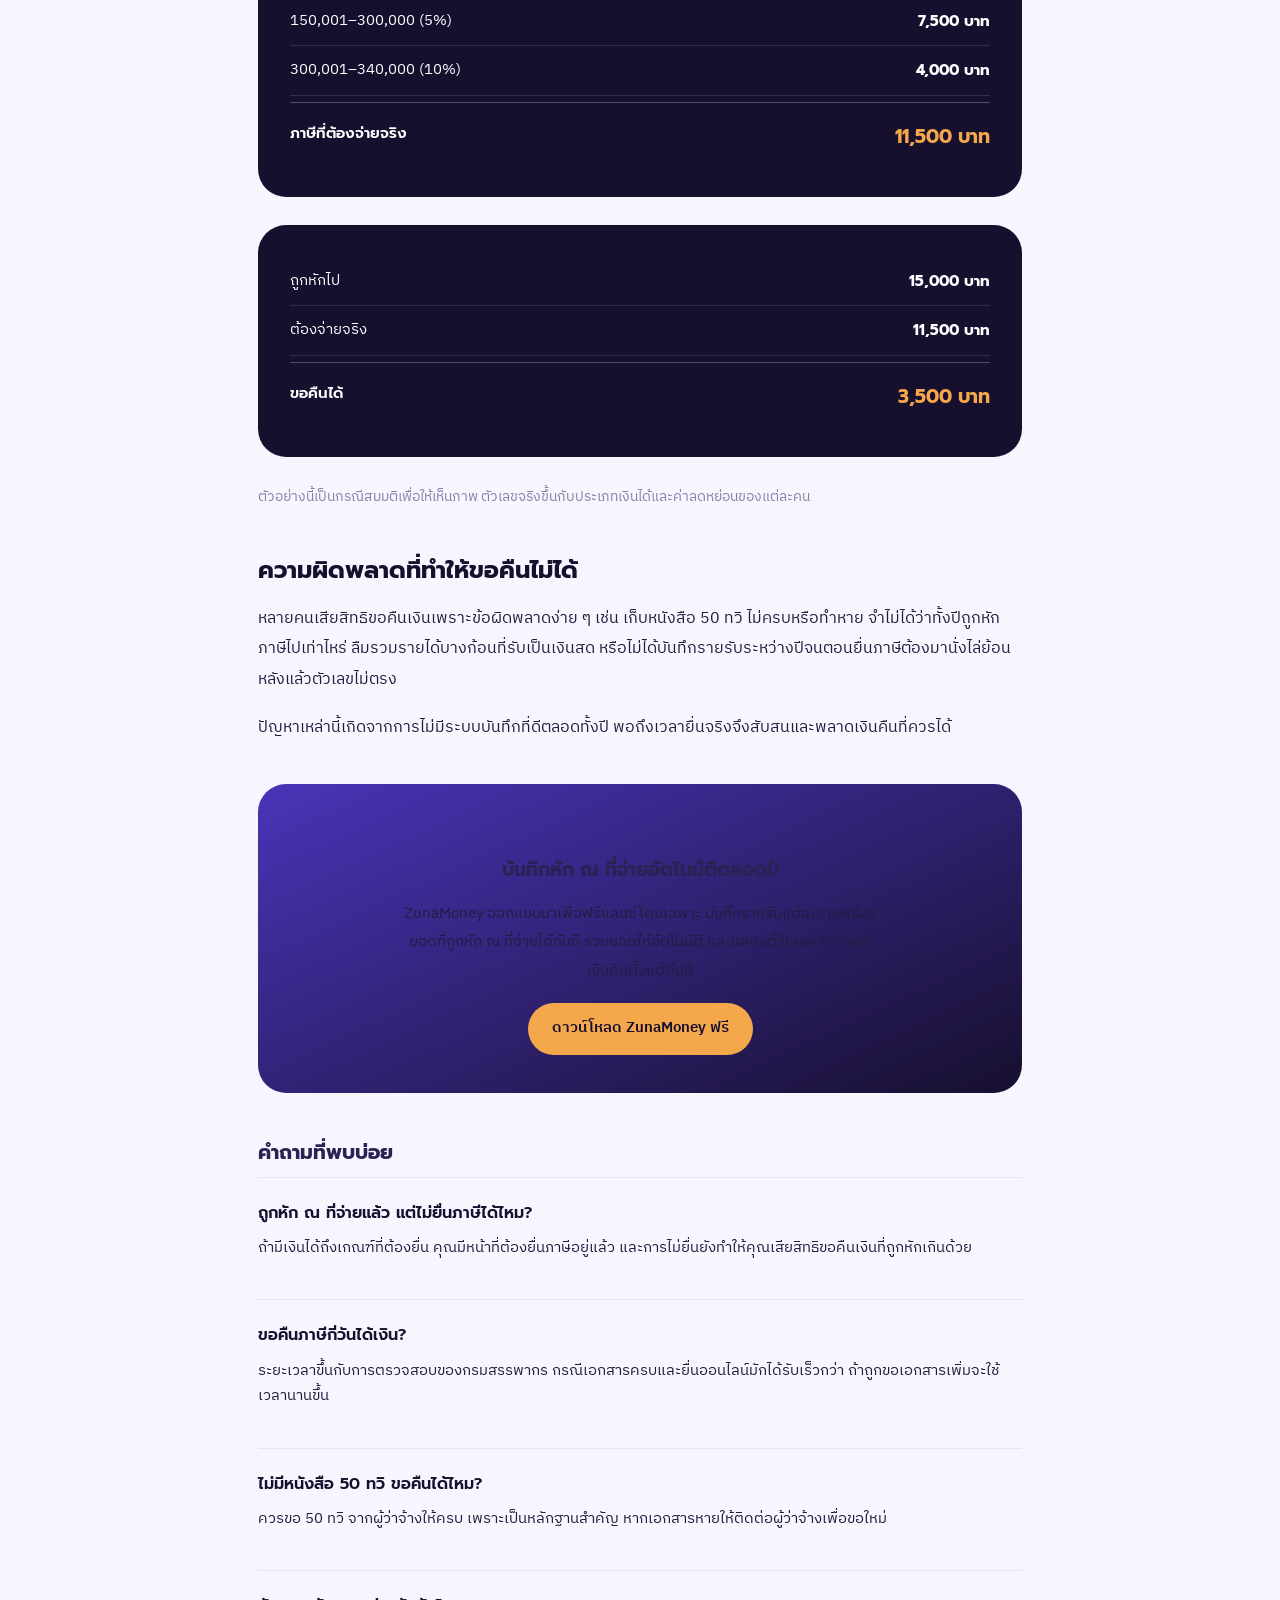
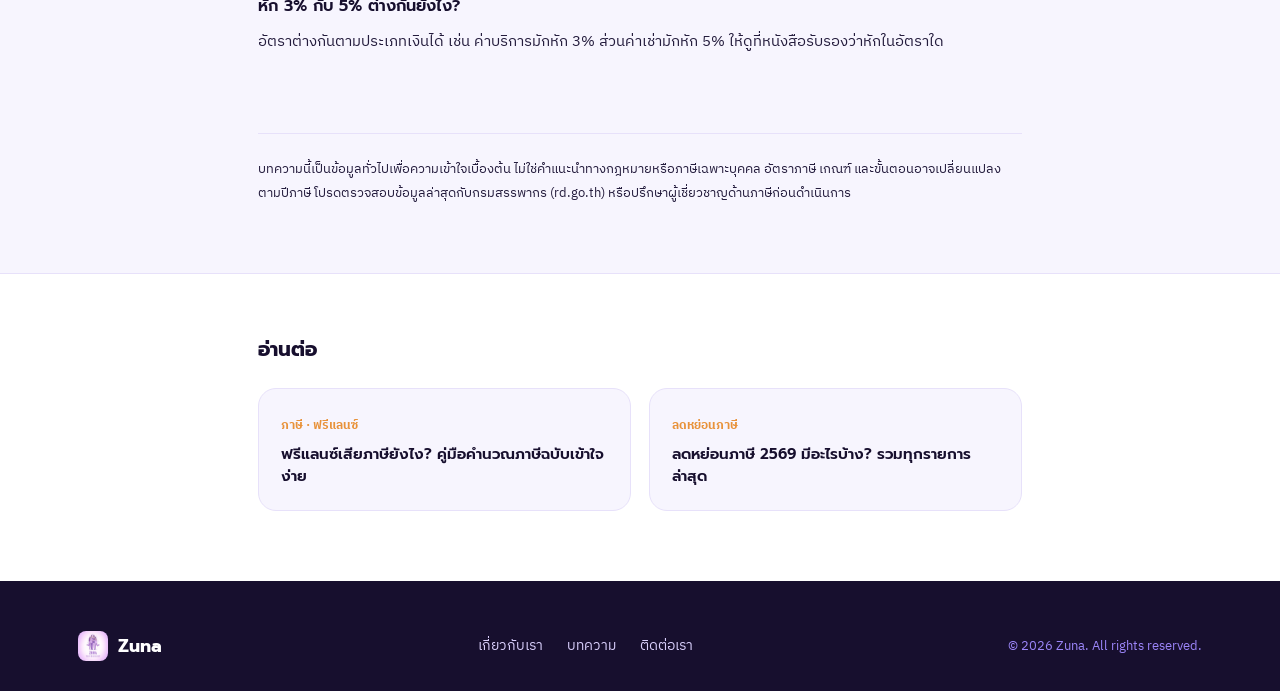
<file: articles/tax-refund-withholding.html>
<!DOCTYPE html>
<html lang="th">
<head>
<meta charset="UTF-8">
<meta name="viewport" content="width=device-width, initial-scale=1.0">
<title>โดนหักภาษี ณ ที่จ่าย 3% ขอคืนได้ไหม? | Zuna</title>
<meta name="description" content="วิธีขอคืนภาษีหัก ณ ที่จ่ายฉบับฟรีแลนซ์ ทีละขั้นตอน พร้อมตัวอย่างคำนวณจริง">
<link rel="preconnect" href="https://fonts.googleapis.com">
<link rel="preconnect" href="https://fonts.gstatic.com" crossorigin>
<link href="https://fonts.googleapis.com/css2?family=Prompt:wght@500;600;700;800&family=IBM+Plex+Sans+Thai:wght@400;500;600;700&display=swap" rel="stylesheet">
<link rel="stylesheet" href="../css/article.css">
</head>
<body>

<header class="nav">
  <div class="nav-inner">
    <a href="../index.html" class="brand"><img src="../zuna-logo.jpg" alt="Zuna logo"><span>Zuna</span></a>
    <nav class="links">
      <a href="../index.html">หน้าแรก</a>
      <a href="../index.html#about">เกี่ยวกับเรา</a>
      <a href="../index.html#products">ผลิตภัณฑ์</a>
      <a href="../blog.html">บทความ</a>
    </nav>
    <a href="../index.html#products" class="btn btn-primary">ทดลองใช้ ZunaMoney</a>
  </div>
</header>

<div class="crumb container"><a href="../blog.html">บทความ</a> / โดนหักภาษี ณ ที่จ่าย 3% ขอคืนได้ไหม?</div>

<div class="art-header container">
  <span class="cat">ภาษี · ฟรีแลนซ์</span>
  <h1>โดนหักภาษี ณ ที่จ่าย 3% ขอคืนได้ไหม? วิธีขอคืนภาษีหัก ณ ที่จ่ายฉบับฟรีแลนซ์</h1>
  <p class="lead">ทุกครั้งที่คุณรับงานฟรีแลนซ์แล้วเห็นยอดเงินที่ได้รับจริงน้อยกว่าที่ตกลงไว้ประมาณ 3% นั่นคือ "ภาษีหัก ณ ที่จ่าย" ที่ผู้ว่าจ้างหักเอาไว้ ฟรีแลนซ์หลายคนเข้าใจว่าเงินก้อนนี้หายไปเลย แต่ความจริงแล้วมันคือภาษีที่คุณ "จ่ายล่วงหน้า" ให้กรมสรรพากร และถ้าสิ้นปีคำนวณออกมาแล้วคุณจ่ายเกินกว่าที่ต้องเสียจริง คุณสามารถขอคืนภาษีหัก ณ ที่จ่ายได้</p>
</div>

<article class="body container">

  <h2>ภาษีหัก ณ ที่จ่ายคืออะไร ทำไมฟรีแลนซ์ถึงโดนหัก</h2>
  <p>ภาษีหัก ณ ที่จ่าย (Withholding Tax) คือการที่ผู้จ่ายเงิน เช่น บริษัทหรือนิติบุคคลที่จ้างงานคุณ หักภาษีส่วนหนึ่งออกจากค่าจ้างก่อนจ่ายให้คุณ แล้วนำเงินส่วนนั้นส่งให้กรมสรรพากรแทนคุณ</p>
  <p>หัวใจที่ต้องเข้าใจคือ เงินที่ถูกหักไม่ใช่ภาษีก้อนสุดท้าย แต่เป็นเพียงการเก็บภาษีล่วงหน้าระหว่างปี เพื่อกระจายภาระภาษีและป้องกันการหลีกเลี่ยง ภาษีจริงที่คุณต้องเสียจะคำนวณตอนสิ้นปีจากรายได้รวมทั้งปีของคุณ ดังนั้นยอดที่ถูกหักไประหว่างปีจึงนำมาหักลบกับภาษีที่ต้องจ่ายจริงได้ และถ้าหักไว้มากเกินไป ส่วนเกินคือเงินที่คุณได้คืน</p>

  <h2>อัตราหัก ณ ที่จ่ายของฟรีแลนซ์มีกี่แบบ</h2>
  <p>อัตราการหักไม่ได้เป็น 3% ทุกกรณี แต่ขึ้นอยู่กับประเภทของเงินได้และผู้จ่าย โดยอัตราที่ฟรีแลนซ์มักเจอบ่อยมีดังนี้</p>

  <table class="data">
    <tr><th>ประเภทเงินได้</th><th>อัตราหักโดยทั่วไป</th></tr>
    <tr><td>ค่าจ้างทำของ / ค่าบริการทั่วไป (จ่ายโดยนิติบุคคล)</td><td>3%</td></tr>
    <tr><td>ค่าวิชาชีพอิสระ (เช่น ออกแบบ ที่ปรึกษา)</td><td>3%</td></tr>
    <tr><td>ค่าเช่าทรัพย์สิน</td><td>5%</td></tr>
    <tr><td>ค่าโฆษณา</td><td>2%</td></tr>
  </table>
  <p>ตัวเลขข้างต้นเป็นกรณีที่พบบ่อย แต่รายละเอียดอาจต่างกันตามประเภทเงินได้และสถานะของผู้จ่าย ควรดูที่หนังสือรับรองการหักภาษีที่ได้รับเพื่อความถูกต้อง</p>

  <h2>ทำไมเงินที่ถูกหักถึงขอคืนได้</h2>
  <p>ลองนึกภาพแบบนี้ ตลอดทั้งปีผู้ว่าจ้างทยอยหักภาษีของคุณส่งให้สรรพากรไปเรื่อย ๆ โดยหักจากยอดเต็มก่อนหักค่าใช้จ่ายและค่าลดหย่อน แต่เวลาคำนวณภาษีจริง คุณมีสิทธิหักค่าใช้จ่ายและค่าลดหย่อนต่าง ๆ ก่อน ทำให้ฐานภาษีที่แท้จริงต่ำลง</p>
  <p>ผลก็คือภาษีที่คุณต้องเสียจริงมักน้อยกว่ายอดที่ถูกหักไประหว่างปี โดยเฉพาะฟรีแลนซ์ที่รายได้ไม่สูงมากหรือมีค่าลดหย่อนเยอะ ส่วนต่างระหว่าง "ยอดที่ถูกหักไป" กับ "ภาษีที่ต้องเสียจริง" คือเงินที่คุณขอคืนได้</p>

  <h2>เอกสารที่ต้องมี — หนังสือรับรองหัก ณ ที่จ่าย (50 ทวิ)</h2>
  <p>เอกสารสำคัญที่สุดในการขอคืนคือ หนังสือรับรองการหักภาษี ณ ที่จ่าย หรือที่เรียกกันว่า "50 ทวิ" ซึ่งผู้ว่าจ้างต้องออกให้คุณทุกครั้งที่หักภาษี</p>
  <div class="callout">ในเอกสารนี้จะระบุยอดเงินที่จ่าย ยอดภาษีที่ถูกหัก และข้อมูลผู้จ่าย คุณต้องเก็บ 50 ทวิ ทุกใบไว้ให้ครบ เพราะยอดรวมในเอกสารเหล่านี้คือหลักฐานว่าคุณถูกหักภาษีไปเท่าไหร่ และเป็นตัวเลขที่ใช้กรอกในแบบยื่นภาษีเพื่อขอคืน ถ้าเอกสารหายหรือไม่ครบ การขอคืนจะยุ่งยากขึ้นมาก</div>

  <h2>วิธีขอคืนภาษีหัก ณ ที่จ่าย ทีละขั้นตอน</h2>

  <h3>ขั้นที่ 1: รวบรวมหนังสือ 50 ทวิ ทุกใบ</h3>
  <p>รวบรวมหนังสือรับรองหัก ณ ที่จ่ายจากผู้ว่าจ้างทุกรายตลอดทั้งปี แล้วรวมยอดเงินได้และยอดภาษีที่ถูกหักทั้งหมด</p>

  <h3>ขั้นที่ 2: คำนวณรายได้รวมและภาษีที่ต้องจ่ายจริง</h3>
  <p>นำรายได้ทั้งปีมาหักค่าใช้จ่ายตามประเภทเงินได้ และหักค่าลดหย่อนที่คุณมีสิทธิ เช่น ค่าลดหย่อนส่วนตัว ประกัน กองทุน เพื่อหาเงินได้สุทธิ แล้วคำนวณภาษีตามอัตราขั้นบันได</p>

  <h3>ขั้นที่ 3: ยื่น ภ.ง.ด.90 และกรอกยอดที่ถูกหัก ณ ที่จ่าย</h3>
  <p>ฟรีแลนซ์ที่มีเงินได้หลายประเภทยื่นด้วยแบบ ภ.ง.ด.90 ในแบบจะมีช่องให้กรอกยอดภาษีที่ถูกหัก ณ ที่จ่าย ระบบจะนำยอดนี้มาหักลบกับภาษีที่ต้องจ่ายจริงให้อัตโนมัติ ถ้าถูกหักเกิน ระบบจะแสดงยอดที่ขอคืนได้</p>

  <h3>ขั้นที่ 4: เลือกรับเงินคืนผ่านพร้อมเพย์</h3>
  <p>เมื่อยื่นแบบ ให้เลือกขอคืนภาษีและผูกบัญชีพร้อมเพย์กับเลขบัตรประชาชน ซึ่งเป็นช่องทางรับเงินคืนที่สะดวกและรวดเร็วที่สุดในปัจจุบัน</p>

  <h3>ขั้นที่ 5: ติดตามสถานะคืนภาษี</h3>
  <p>หลังยื่นแล้วสามารถติดตามสถานะการคืนภาษีได้ผ่านระบบของกรมสรรพากร บางกรณีอาจถูกขอเอกสารเพิ่มเติม จึงควรเก็บ 50 ทวิ ตัวจริงไว้จนกว่าจะได้รับเงินคืนเรียบร้อย</p>

  <h2>ตัวอย่างคำนวณ — ฟรีแลนซ์รายได้ 500,000 บาท ได้คืนเท่าไหร่</h2>
  <p>สมมติว่าคุณเป็นฟรีแลนซ์รับงานบริการ มีรายได้ทั้งปี 500,000 บาท และถูกหัก ณ ที่จ่าย 3% ระหว่างปี</p>

  <div class="calc-box">
    <h4>ยอดที่ถูกหักไปแล้ว</h4>
    <div class="calc-row"><span>500,000 × 3%</span><span class="val">15,000 บาท</span></div>
  </div>

  <div class="calc-box">
    <h4>คำนวณภาษีที่ต้องจ่ายจริง</h4>
    <div class="calc-row"><span>รายได้</span><span class="val">500,000 บาท</span></div>
    <div class="calc-row"><span>หักค่าใช้จ่ายเหมา 50% (สูงสุด 100,000)</span><span class="val">−100,000 บาท</span></div>
    <div class="calc-row"><span>หักค่าลดหย่อนส่วนตัว</span><span class="val">−60,000 บาท</span></div>
    <div class="calc-row"><span>เงินได้สุทธิ</span><span class="val">340,000 บาท</span></div>
    <div class="calc-row"><span>0–150,000</span><span class="val">ยกเว้น</span></div>
    <div class="calc-row"><span>150,001–300,000 (5%)</span><span class="val">7,500 บาท</span></div>
    <div class="calc-row"><span>300,001–340,000 (10%)</span><span class="val">4,000 บาท</span></div>
    <div class="calc-row result"><span>ภาษีที่ต้องจ่ายจริง</span><span class="val">11,500 บาท</span></div>
  </div>

  <div class="calc-box">
    <div class="calc-row"><span>ถูกหักไป</span><span class="val">15,000 บาท</span></div>
    <div class="calc-row"><span>ต้องจ่ายจริง</span><span class="val">11,500 บาท</span></div>
    <div class="calc-row result"><span>ขอคืนได้</span><span class="val">3,500 บาท</span></div>
  </div>
  <p style="font-size:13.5px; color:var(--ink-400)">ตัวอย่างนี้เป็นกรณีสมมติเพื่อให้เห็นภาพ ตัวเลขจริงขึ้นกับประเภทเงินได้และค่าลดหย่อนของแต่ละคน</p>

  <h2>ความผิดพลาดที่ทำให้ขอคืนไม่ได้</h2>
  <p>หลายคนเสียสิทธิขอคืนเงินเพราะข้อผิดพลาดง่าย ๆ เช่น เก็บหนังสือ 50 ทวิ ไม่ครบหรือทำหาย จำไม่ได้ว่าทั้งปีถูกหักภาษีไปเท่าไหร่ ลืมรวมรายได้บางก้อนที่รับเป็นเงินสด หรือไม่ได้บันทึกรายรับระหว่างปีจนตอนยื่นภาษีต้องมานั่งไล่ย้อนหลังแล้วตัวเลขไม่ตรง</p>
  <p>ปัญหาเหล่านี้เกิดจากการไม่มีระบบบันทึกที่ดีตลอดทั้งปี พอถึงเวลายื่นจริงจึงสับสนและพลาดเงินคืนที่ควรได้</p>

  <div class="cta-box">
    <h3>บันทึกหัก ณ ที่จ่ายอัตโนมัติตลอดปี</h3>
    <p>ZunaMoney ออกแบบมาเพื่อฟรีแลนซ์โดยเฉพาะ บันทึกรายรับแต่ละงานพร้อมยอดที่ถูกหัก ณ ที่จ่ายได้ทันที รวมยอดให้อัตโนมัติ และแสดงตัวเลขคาดการณ์เงินคืนตั้งแต่ต้นปี</p>
    <a href="../index.html#products" class="btn btn-amber">ดาวน์โหลด ZunaMoney ฟรี</a>
  </div>

  <div class="faq">
    <h3 style="font-size:20px; margin-bottom:6px;">คำถามที่พบบ่อย</h3>
    <div class="faq-item"><h4>ถูกหัก ณ ที่จ่ายแล้ว แต่ไม่ยื่นภาษีได้ไหม?</h4><p>ถ้ามีเงินได้ถึงเกณฑ์ที่ต้องยื่น คุณมีหน้าที่ต้องยื่นภาษีอยู่แล้ว และการไม่ยื่นยังทำให้คุณเสียสิทธิขอคืนเงินที่ถูกหักเกินด้วย</p></div>
    <div class="faq-item"><h4>ขอคืนภาษีกี่วันได้เงิน?</h4><p>ระยะเวลาขึ้นกับการตรวจสอบของกรมสรรพากร กรณีเอกสารครบและยื่นออนไลน์มักได้รับเร็วกว่า ถ้าถูกขอเอกสารเพิ่มจะใช้เวลานานขึ้น</p></div>
    <div class="faq-item"><h4>ไม่มีหนังสือ 50 ทวิ ขอคืนได้ไหม?</h4><p>ควรขอ 50 ทวิ จากผู้ว่าจ้างให้ครบ เพราะเป็นหลักฐานสำคัญ หากเอกสารหายให้ติดต่อผู้ว่าจ้างเพื่อขอใหม่</p></div>
    <div class="faq-item"><h4>หัก 3% กับ 5% ต่างกันยังไง?</h4><p>อัตราต่างกันตามประเภทเงินได้ เช่น ค่าบริการมักหัก 3% ส่วนค่าเช่ามักหัก 5% ให้ดูที่หนังสือรับรองว่าหักในอัตราใด</p></div>
  </div>

  <p class="disclaimer">บทความนี้เป็นข้อมูลทั่วไปเพื่อความเข้าใจเบื้องต้น ไม่ใช่คำแนะนำทางกฎหมายหรือภาษีเฉพาะบุคคล อัตราภาษี เกณฑ์ และขั้นตอนอาจเปลี่ยนแปลงตามปีภาษี โปรดตรวจสอบข้อมูลล่าสุดกับกรมสรรพากร (rd.go.th) หรือปรึกษาผู้เชี่ยวชาญด้านภาษีก่อนดำเนินการ</p>

</article>

<section class="related">
  <div class="container">
    <h3>อ่านต่อ</h3>
    <div class="related-grid">
      <a href="freelance-tax-guide.html" class="related-card"><span class="cat2">ภาษี · ฟรีแลนซ์</span><h4>ฟรีแลนซ์เสียภาษียังไง? คู่มือคำนวณภาษีฉบับเข้าใจง่าย</h4></a>
      <a href="tax-deductions-2569.html" class="related-card"><span class="cat2">ลดหย่อนภาษี</span><h4>ลดหย่อนภาษี 2569 มีอะไรบ้าง? รวมทุกรายการล่าสุด</h4></a>
    </div>
  </div>
</section>

<footer>
  <div class="footer-inner">
    <a href="../index.html" class="footer-brand"><img src="../zuna-logo.jpg" alt="Zuna logo"><span>Zuna</span></a>
    <div class="footer-links">
      <a href="../index.html#about">เกี่ยวกับเรา</a>
      <a href="../blog.html">บทความ</a>
      <a href="../index.html#contact">ติดต่อเรา</a>
    </div>
    <span style="font-size:13px; color:var(--purple-400)">© 2026 Zuna. All rights reserved.</span>
  </div>
</footer>

</body>
</html>
</file>
<file: css/article.css>
:root{
  --purple-950:#170F2E; --purple-800:#2C2153; --purple-700:#4A34B8; --purple-600:#5B3DF6;
  --purple-400:#9C86FA; --purple-200:#D9CFFC; --lavender-50:#F7F5FE;
  --amber-500:#F5A84B; --amber-600:#E8923A;
  --ink-800:#241C3D; --ink-600:#544C72; --ink-400:#8A81A6;
  --white:#FFFFFF; --line:#E7E1FA;
  --shadow: 0 20px 50px -20px rgba(44,33,83,0.25);
  --radius-lg: 28px; --radius-md: 18px; --radius-sm: 12px;
  --font-display:'Prompt', 'IBM Plex Sans Thai', sans-serif;
  --font-body:'IBM Plex Sans Thai', 'Prompt', sans-serif;
  --ease: cubic-bezier(.16,.8,.3,1);
}
*{box-sizing:border-box; margin:0; padding:0;}
html{scroll-behavior:smooth;}
body{font-family:var(--font-body); color:var(--ink-800); background:var(--lavender-50); -webkit-font-smoothing:antialiased;}
img{max-width:100%; display:block;}
a{color:var(--purple-700); text-decoration:underline; text-decoration-color:var(--purple-200); text-underline-offset:3px;}
a:hover{color:var(--purple-600);}
ul{list-style:none;}
h1,h2,h3{font-family:var(--font-display); font-weight:700; color:var(--purple-950);}
.container{width:100%; max-width:820px; margin:0 auto; padding:0 28px;}
.wide{max-width:1180px;}

header.nav{position:sticky; top:0; z-index:100; background:rgba(247,245,254,0.92); backdrop-filter:blur(14px); border-bottom:1px solid var(--line);}
.nav-inner{display:flex; align-items:center; justify-content:space-between; height:76px; max-width:1180px; margin:0 auto; padding:0 28px;}
.brand{display:flex; align-items:center; gap:10px; font-family:var(--font-display); font-weight:700; font-size:21px; color:var(--purple-950); text-decoration:none;}
.brand img{width:36px; height:36px; border-radius:9px; object-fit:cover;}
nav.links{display:flex; align-items:center; gap:34px;}
nav.links a{font-size:14.5px; font-weight:500; color:var(--ink-600); text-decoration:none; transition:color .2s;}
nav.links a:hover{color:var(--purple-700);}
.btn{display:inline-flex; align-items:center; justify-content:center; gap:8px; padding:12px 24px; border-radius:100px; font-weight:600; font-size:14.5px; border:none; text-decoration:none; transition:all .25s var(--ease);}
.btn-primary{background:var(--purple-600); color:var(--white) !important; box-shadow:0 12px 24px -10px rgba(91,61,246,0.55);}
.btn-primary:hover{transform:translateY(-2px); background:var(--purple-700);}

.crumb{padding:28px 0 0; font-size:13.5px; color:var(--ink-400);}
.crumb a{color:var(--ink-400); text-decoration:none;}
.crumb a:hover{color:var(--purple-700);}

.art-header{padding:20px 0 36px;}
.cat{display:inline-flex; background:#FFF1DE; color:var(--amber-600); font-weight:700; font-size:12.5px; padding:7px 16px; border-radius:100px; margin-bottom:20px;}
.art-header h1{font-size:clamp(28px,4vw,42px); line-height:1.28; margin-bottom:18px;}
.art-header .lead{font-size:17px; color:var(--ink-600); line-height:1.75;}

article.body{padding-bottom:30px; font-size:16px; line-height:1.9; color:var(--ink-800);}
article.body h2{font-size:24px; margin:44px 0 16px; line-height:1.4;}
article.body h3{font-size:19px; margin:30px 0 12px; color:var(--purple-800);}
article.body p{margin-bottom:18px; color:var(--ink-800);}
article.body strong{color:var(--purple-950); font-weight:700;}
article.body ul, article.body ol{margin:0 0 18px 22px;}
article.body li{margin-bottom:8px; line-height:1.8;}
article.body ul{list-style:disc;}
article.body ol{list-style:decimal;}

.callout{background:var(--white); border:1px solid var(--line); border-left:4px solid var(--amber-500); border-radius:var(--radius-sm); padding:20px 24px; margin:26px 0; font-size:15px; color:var(--ink-600); line-height:1.8;}
.callout strong{color:var(--purple-950);}

table.data{width:100%; border-collapse:collapse; margin:24px 0; background:var(--white); border-radius:var(--radius-sm); overflow:hidden; box-shadow:0 4px 16px -8px rgba(44,33,83,0.15); font-size:14.5px;}
table.data th{background:var(--purple-950); color:var(--white); text-align:left; padding:14px 18px; font-family:var(--font-display); font-weight:600; font-size:13.5px;}
table.data td{padding:13px 18px; border-bottom:1px solid var(--line); color:var(--ink-800);}
table.data tr:last-child td{border-bottom:none;}
table.data tr:nth-child(even) td{background:var(--lavender-50);}

.calc-box{background:var(--purple-950); border-radius:var(--radius-lg); padding:32px; margin:28px 0; color:var(--white);}
.calc-box h4{font-family:var(--font-display); font-weight:600; font-size:14px; text-transform:uppercase; letter-spacing:.05em; color:var(--purple-400); margin-bottom:18px;}
.calc-row{display:flex; justify-content:space-between; padding:10px 0; border-bottom:1px solid rgba(255,255,255,0.12); font-size:15px;}
.calc-row:last-child{border-bottom:none; padding-top:16px; margin-top:6px; border-top:1px solid rgba(255,255,255,0.25);}
.calc-row .val{font-family:var(--font-display); font-weight:700;}
.calc-row.result .val{color:var(--amber-500); font-size:19px;}
.calc-row.result span:first-child{font-family:var(--font-display); font-weight:600;}

.cta-box{background:linear-gradient(155deg, var(--purple-700), var(--purple-950)); border-radius:var(--radius-lg); padding:38px; margin:40px 0; text-align:center; color:var(--white);}
.cta-box h3{color:var(--white); font-size:22px; margin-bottom:10px;}
.cta-box p{color:var(--purple-200); font-size:15px; margin-bottom:22px; max-width:480px; margin-left:auto; margin-right:auto;}
.cta-box .btn-amber{background:var(--amber-500); color:var(--purple-950) !important; text-decoration:none;}
.cta-box .btn-amber:hover{background:var(--amber-600); transform:translateY(-2px);}

.faq{margin-top:36px;}
.faq-item{border-top:1px solid var(--line); padding:20px 0;}
.faq-item h4{font-family:var(--font-display); font-weight:600; font-size:16px; color:var(--purple-950); margin-bottom:8px;}
.faq-item p{font-size:14.5px; color:var(--ink-600); line-height:1.75; margin:0;}

.disclaimer{font-size:13px; color:var(--ink-400); line-height:1.8; margin-top:40px; padding-top:24px; border-top:1px solid var(--line);}

.related{background:var(--white); border-top:1px solid var(--line); padding:60px 0 70px; margin-top:20px;}
.related h3{font-size:20px; margin-bottom:24px;}
.related-grid{display:grid; grid-template-columns:repeat(2,1fr); gap:18px;}
.related-card{display:block; background:var(--lavender-50); border:1px solid var(--line); border-radius:var(--radius-md); padding:22px; text-decoration:none; transition:transform .25s var(--ease);}
.related-card:hover{transform:translateY(-3px);}
.related-card span.cat2{display:inline-block; font-size:11.5px; font-weight:700; color:var(--amber-600); margin-bottom:8px;}
.related-card h4{font-family:var(--font-display); font-weight:600; font-size:15px; color:var(--purple-950); line-height:1.5;}

footer{background:var(--purple-950); color:var(--purple-200); padding:50px 0 30px;}
.footer-inner{display:flex; justify-content:space-between; align-items:center; flex-wrap:wrap; gap:16px; max-width:1180px; margin:0 auto; padding:0 28px;}
.footer-brand{display:flex; align-items:center; gap:10px; font-family:var(--font-display); font-weight:700; font-size:18px; color:var(--white); text-decoration:none;}
.footer-brand img{width:30px; height:30px; border-radius:8px;}
.footer-links{display:flex; gap:24px; flex-wrap:wrap;}
footer a{font-size:14px; color:var(--purple-200); text-decoration:none;}
footer a:hover{color:var(--white);}

@media (max-width:820px){
  nav.links{display:none;}
  .related-grid{grid-template-columns:1fr;}
  table.data{font-size:13px;}
  table.data th, table.data td{padding:10px 12px;}
}
</file>
